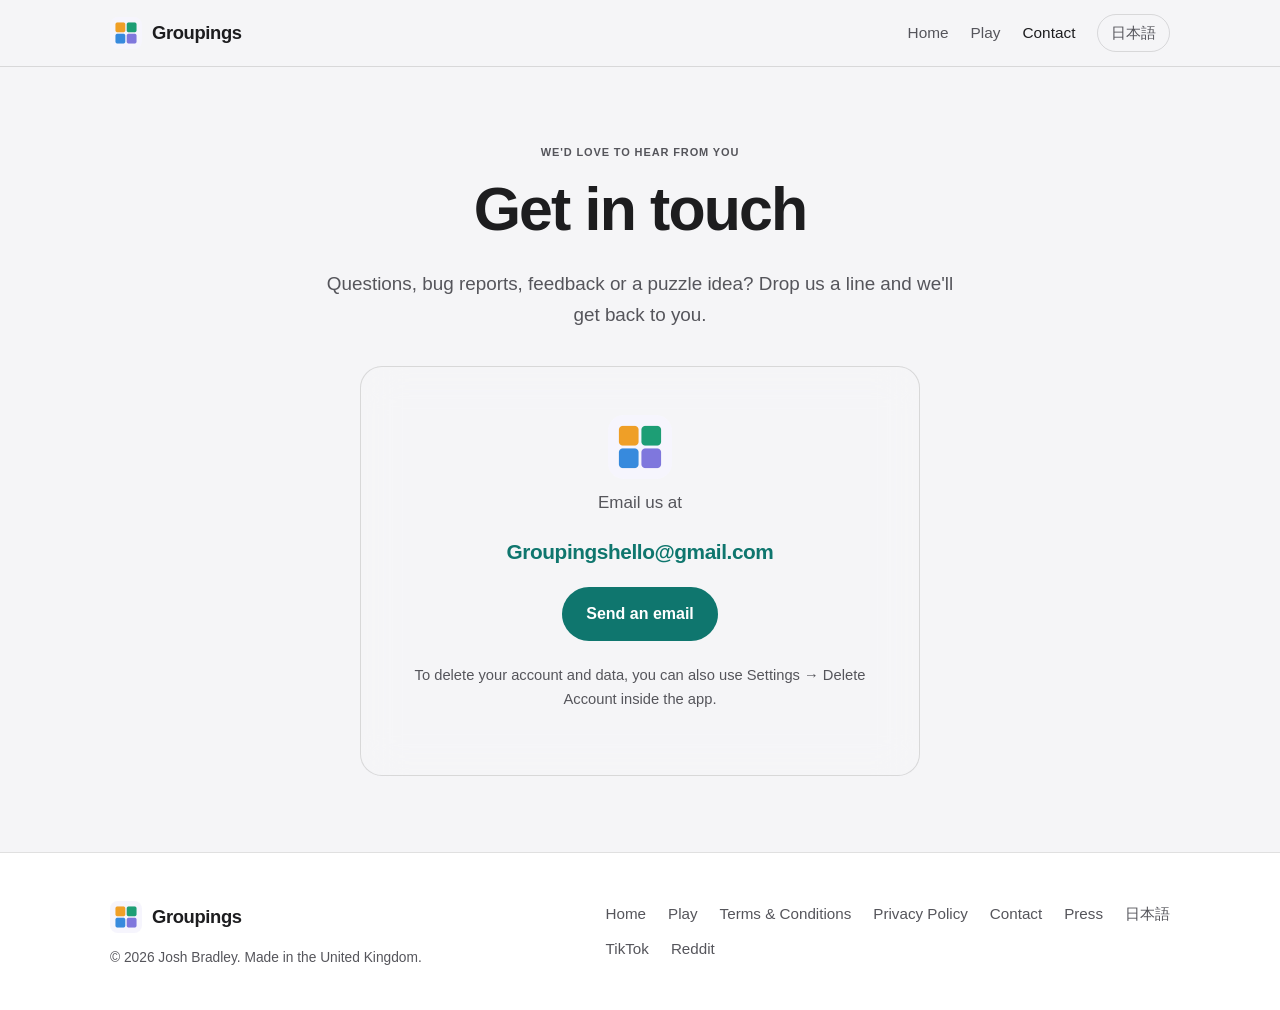
<file: contact.html>
<!doctype html>
<html lang="en">
<head>
  <meta charset="utf-8">
  <meta name="viewport" content="width=device-width, initial-scale=1">
  <title>Contact | Groupings</title>
  <meta name="description" content="Get in touch about the Groupings app.">
  <link rel="canonical" href="https://groupingspuzzle.app/contact.html">
  <link rel="alternate" hreflang="en" href="https://groupingspuzzle.app/contact.html">
  <link rel="alternate" hreflang="ja" href="https://groupingspuzzle.app/ja/contact.html">
  <meta name="apple-itunes-app" content="app-id=6804228009">
  <meta property="og:site_name" content="Groupings">
  <meta property="og:type" content="website">
  <meta property="og:locale" content="en_GB">
  <meta property="og:title" content="Contact | Groupings">
  <meta property="og:description" content="Get in touch about the Groupings app.">
  <meta property="og:url" content="https://groupingspuzzle.app/contact.html">
  <meta property="og:image" content="https://groupingspuzzle.app/assets/img/social-card-en.png">
  <meta property="og:image:width" content="1200">
  <meta property="og:image:height" content="630">
  <meta property="og:image:alt" content="Groupings, one honest puzzle a day">
  <meta name="twitter:card" content="summary_large_image">
  <meta name="twitter:title" content="Contact | Groupings">
  <meta name="twitter:description" content="Get in touch about the Groupings app.">
  <meta name="twitter:image" content="https://groupingspuzzle.app/assets/img/social-card-en.png">
  <link rel="icon" href="/favicon.ico" sizes="any">
  <link rel="icon" type="image/png" sizes="32x32" href="/assets/img/favicon-32.png">
  <link rel="icon" type="image/png" sizes="192x192" href="/assets/img/favicon-192.png">
  <link rel="apple-touch-icon" href="/apple-touch-icon.png">
  <link rel="stylesheet" href="assets/css/style.css?v=20261105a">
</head>
<body>
  <header class="nav">
    <div class="wrap">
      <a class="brand" href="index.html"><img src="assets/img/app-icon.png" alt="Groupings icon"> Groupings</a>
      <button class="nav-toggle" aria-label="Menu" aria-expanded="false">
        <svg viewBox="0 0 24 24" fill="none" stroke="currentColor" stroke-width="2"><path d="M3 6h18M3 12h18M3 18h18" stroke-linecap="round"/></svg>
      </button>
      <nav class="nav-links">
        <a href="index.html">Home</a>
        <a href="play.html">Play</a>
        <a href="contact.html" class="active">Contact</a>
        <a class="lang-toggle" href="ja/contact.html" lang="ja">日本語</a>
      </nav>
    </div>
  </header>

  <section class="section">
    <div class="wrap center">
      <p class="eyebrow">We'd love to hear from you</p>
      <h1>Get in touch</h1>
      <p class="lead">Questions, bug reports, feedback or a puzzle idea? Drop us a line and we'll get back to you.</p>
      <div class="contact-card" style="margin-top:36px;">
        <img src="assets/img/app-icon.png" alt="Groupings icon" style="width:64px;height:64px;border-radius:16px;margin:0 auto 10px;">
        <p style="margin-bottom:6px;">Email us at</p>
        <p class="contact-email"><a href="mailto:Groupingshello@gmail.com">Groupingshello@gmail.com</a></p>
        <a class="btn" href="mailto:Groupingshello@gmail.com">Send an email</a>
        <p style="margin-top:22px; font-size:.92rem;">To delete your account and data, you can also use Settings → Delete Account inside the app.</p>
      </div>
    </div>
  </section>

  <footer class="footer">
    <div class="wrap">
      <div>
        <a class="brand" href="index.html"><img src="assets/img/app-icon.png" alt=""> Groupings</a>
        <small>© 2026 Josh Bradley. Made in the United Kingdom.</small>
      </div>
      <div class="footer-nav">
        <div class="footer-links">
          <a href="index.html">Home</a>
          <a href="play.html">Play</a>
          <a href="terms.html">Terms &amp; Conditions</a>
          <a href="privacy.html">Privacy Policy</a>
          <a href="contact.html">Contact</a>
          <a href="press.html">Press</a>
          <a href="ja/index.html" lang="ja">日本語</a>
        </div>
        <div class="footer-links">
          <a href="https://www.tiktok.com/@groupings.4.word" target="_blank" rel="noopener me">TikTok</a>
          <a href="https://www.reddit.com/r/GroupingsPuzzle/" target="_blank" rel="noopener me">Reddit</a>
        </div>
      </div>
    </div>
  </footer>
  <script src="assets/js/main.js?v=20261031j"></script>
  <script data-name="BMC-Widget" data-cfasync="false" src="https://cdnjs.buymeacoffee.com/1.0.0/widget.prod.min.js" data-id="JoshBradley" data-description="Support me on Buy me a coffee!" data-message="" data-color="#BD5FFF" data-position="Right" data-x_margin="18" data-y_margin="18"></script>
</body>
</html>
</file>
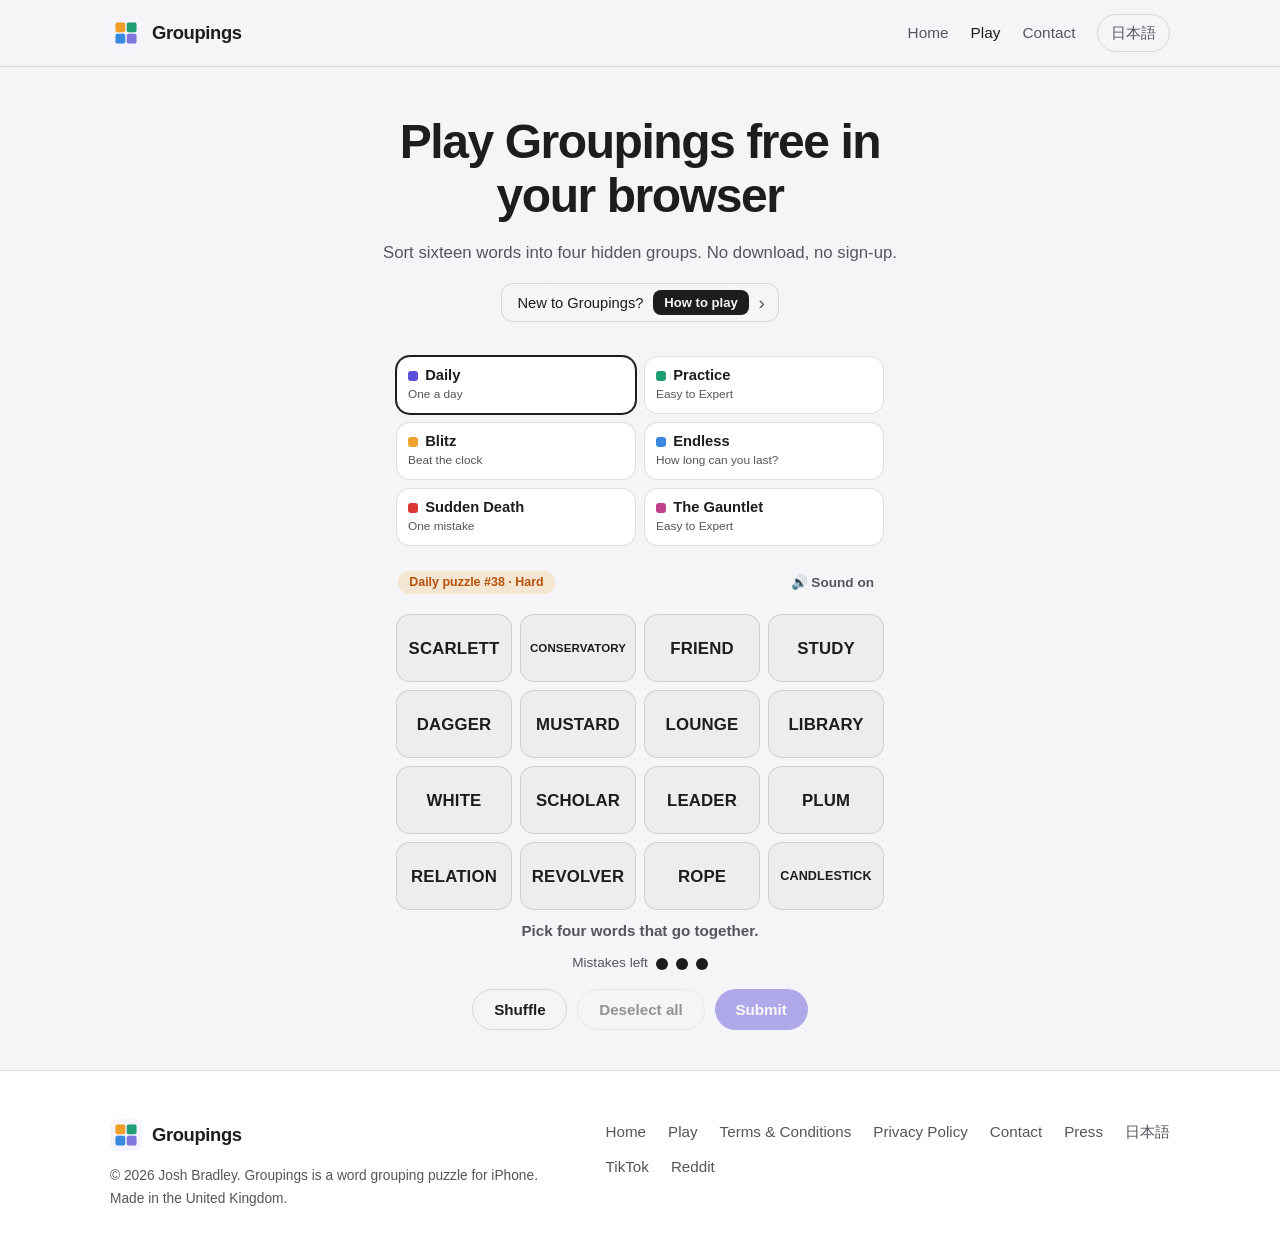
<file: play.html>
<!doctype html>
<html lang="en">
<head>
  <meta charset="utf-8">
  <meta name="viewport" content="width=device-width, initial-scale=1">
  <title>Play Groupings free in your browser | Groupings</title>
  <meta name="description" content="Play Groupings free in your browser, no download needed. Sort sixteen words into four hidden groups with today's puzzle and endless practice from Easy to Expert. Get the full game on the App Store.">
  <link rel="canonical" href="https://groupingspuzzle.app/play.html">
  <link rel="alternate" hreflang="en" href="https://groupingspuzzle.app/play.html">
  <link rel="alternate" hreflang="ja" href="https://groupingspuzzle.app/ja/play.html">
  <meta property="og:site_name" content="Groupings">
  <meta property="og:type" content="website">
  <meta property="og:locale" content="en_GB">
  <meta property="og:title" content="Play Groupings free in your browser | Groupings">
  <meta property="og:description" content="Play Groupings free in your browser, no download needed. Sort sixteen words into four hidden groups with today's puzzle and endless practice from Easy to Expert. Get the full game on the App Store.">
  <meta property="og:url" content="https://groupingspuzzle.app/play.html">
  <meta property="og:image" content="https://groupingspuzzle.app/assets/img/social-card-en.png">
  <meta name="twitter:card" content="summary_large_image">
  <link rel="icon" href="/favicon.ico" sizes="any">
  <link rel="icon" type="image/png" sizes="32x32" href="/assets/img/favicon-32.png">
  <link rel="apple-touch-icon" href="/apple-touch-icon.png">
  <link rel="stylesheet" href="assets/css/style.css?v=20261105a">
  <link rel="stylesheet" href="assets/css/play.css?v=20261104a">
</head>
<body>
  <header class="nav">
    <div class="wrap">
      <a class="brand" href="index.html"><img src="assets/img/app-icon.png" alt="Groupings icon"> Groupings</a>
      <button class="nav-toggle" aria-label="Menu" aria-expanded="false">
        <svg viewBox="0 0 24 24" fill="none" stroke="currentColor" stroke-width="2"><path d="M3 6h18M3 12h18M3 18h18" stroke-linecap="round"/></svg>
      </button>
      <nav class="nav-links">
        <a href="index.html">Home</a>
        <a href="play.html" class="active">Play</a>
        <a href="contact.html">Contact</a>
        <a class="lang-toggle" href="ja/play.html" lang="ja">日本語</a>
      </nav>
    </div>
  </header>

  <section class="play-hero">
    <div class="wrap">
      <h1>Play Groupings free in your browser</h1>
      <p class="lead">Sort sixteen words into four hidden groups. No download, no sign-up.</p>
      <button class="howto" type="button" id="howto-open" aria-haspopup="dialog"><span class="howto-text">New to Groupings?</span><span class="howto-pill">How to play</span><span class="howto-chev" aria-hidden="true">›</span></button>
    </div>
  </section>

  <main>
    <div class="game" id="game"><div class="noscript">This puzzle needs JavaScript. Or get the app below.</div></div>
  </main>

  <dialog class="whatsnew-sheet" id="howto" aria-labelledby="howto-title">
    <div class="whatsnew-head">
      <div>
        <h2 id="howto-title">How to play</h2>
        <p>Sort sixteen words into four hidden groups.</p>
      </div>
      <button class="whatsnew-close" type="button" aria-label="Close">✕</button>
    </div>
    <div class="whatsnew-body">
      <h3>The basics</h3>
      <ul>
        <li><strong>Pick four words</strong> that share something in common.</li>
        <li><strong>Press Submit.</strong> A correct group lights up in its colour.</li>
        <li><strong>Three mistakes</strong> and the puzzle is over. "One away..." means three of your four are right.</li>
        <li>The colours run from yellow (easiest) through green and blue to purple (trickiest).</li>
      </ul>
      <h3>The modes</h3>
      <ul>
        <li><strong>Daily.</strong> One new puzzle a day, the same for everyone.</li>
        <li><strong>Practice.</strong> Pick Easy, Medium, Hard or Expert and get a fresh puzzle every time.</li>
        <li><strong>Blitz.</strong> You have 45 seconds. Each group adds 5 seconds and each wrong guess costs 4.</li>
        <li><strong>Endless.</strong> Puzzle after puzzle, with 3 mistakes for the whole run.</li>
        <li><strong>Sudden Death.</strong> One mistake and your run is over.</li>
        <li><strong>The Gauntlet.</strong> Start on Easy and climb to Medium, Hard and Expert, with 3 mistakes for the whole run.</li>
      </ul>
      <h3>Your score</h3>
      <ul>
        <li>In Blitz, Endless, Sudden Death and The Gauntlet your score is the number of groups you clear. Your best is saved in this browser.</li>
      </ul>
    </div>
    <div class="howto-foot"><button class="btn howto-done" type="button">Close</button></div>
  </dialog>

  <canvas id="confetti" aria-hidden="true"></canvas>

  <footer class="footer">
    <div class="wrap">
      <div>
        <a class="brand" href="index.html"><img src="assets/img/app-icon.png" alt=""> Groupings</a>
        <small>© 2026 Josh Bradley. Groupings is a word grouping puzzle for iPhone.<br>Made in the United Kingdom.</small>
      </div>
      <div class="footer-nav">
        <div class="footer-links">
          <a href="index.html">Home</a>
          <a href="play.html">Play</a>
          <a href="terms.html">Terms &amp; Conditions</a>
          <a href="privacy.html">Privacy Policy</a>
          <a href="contact.html">Contact</a>
          <a href="press.html">Press</a>
          <a href="ja/index.html" lang="ja">日本語</a>
        </div>
        <div class="footer-links">
          <a href="https://www.tiktok.com/@groupings.4.word" target="_blank" rel="noopener me">TikTok</a>
          <a href="https://www.reddit.com/r/GroupingsPuzzle/" target="_blank" rel="noopener me">Reddit</a>
        </div>
      </div>
    </div>
  </footer>

  <script src="assets/js/main.js?v=20261031j"></script>
  <script src="assets/js/play-data.js?v=20261104a"></script>
  <script src="assets/js/play.js?v=20261104a"></script>
  <script data-name="BMC-Widget" data-cfasync="false" src="https://cdnjs.buymeacoffee.com/1.0.0/widget.prod.min.js" data-id="JoshBradley" data-description="Support me on Buy me a coffee!" data-message="" data-color="#BD5FFF" data-position="Right" data-x_margin="18" data-y_margin="18"></script>
</body>
</html>
</file>
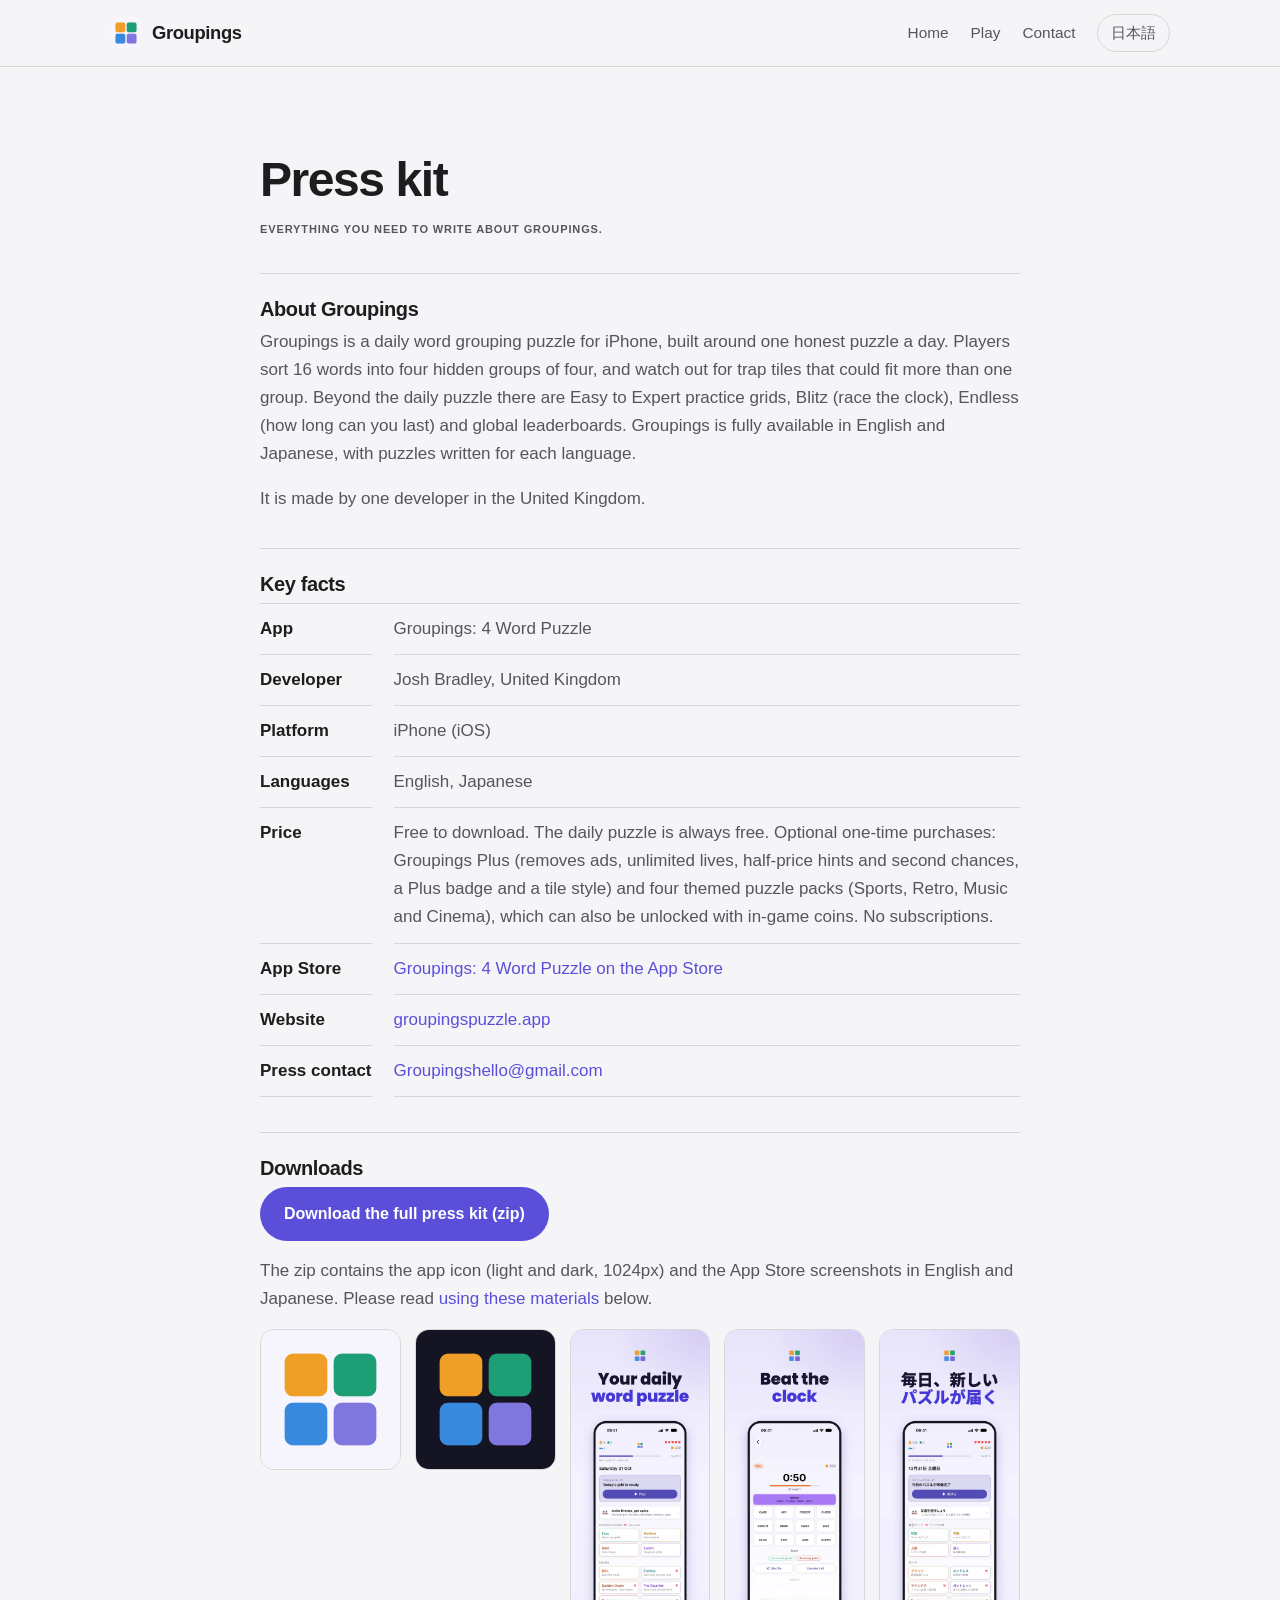
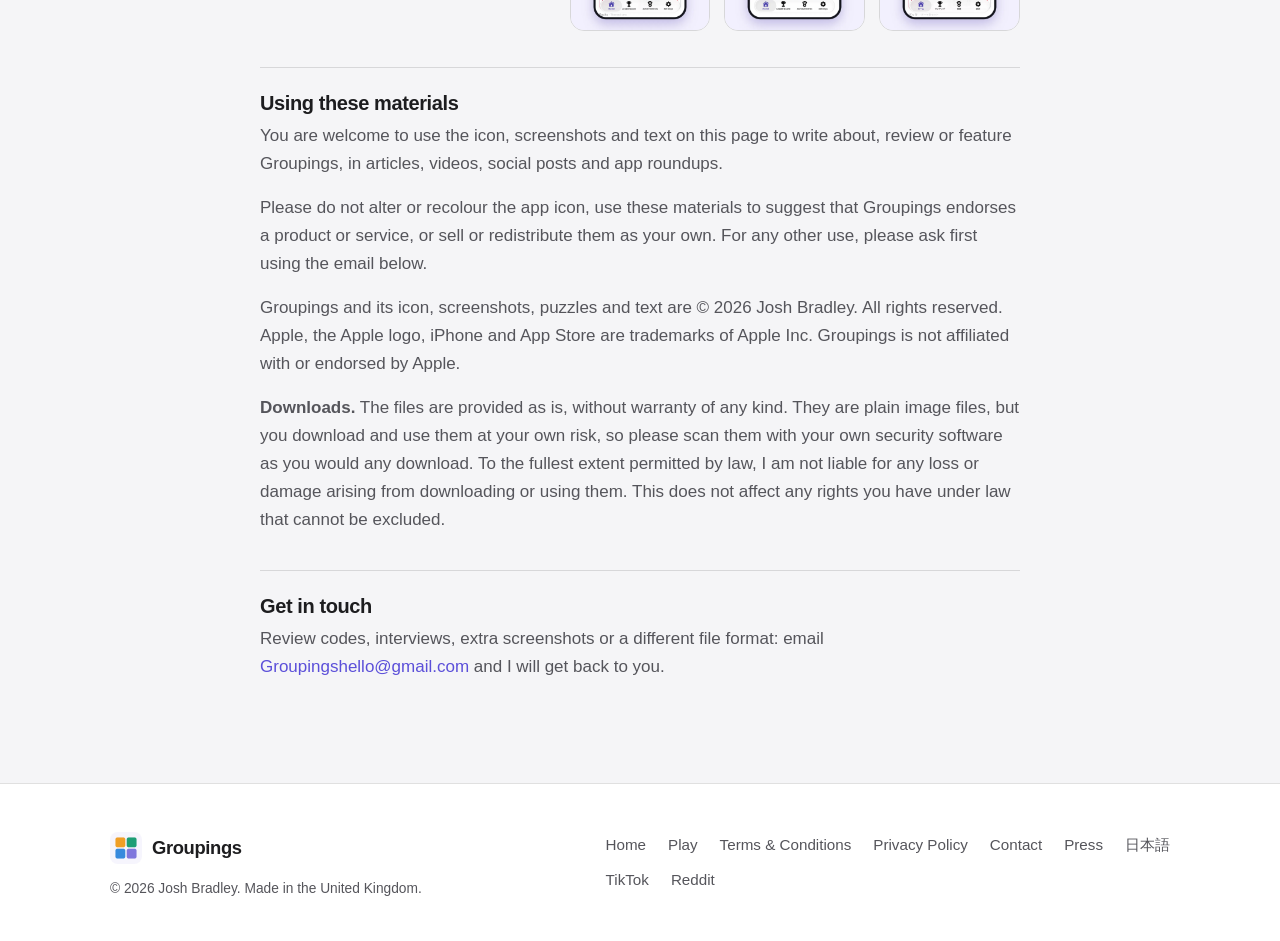
<file: press.html>
<!doctype html>
<html lang="en">
<head>
  <meta charset="utf-8">
  <meta name="viewport" content="width=device-width, initial-scale=1">
  <title>Press Kit | Groupings</title>
  <meta name="description" content="Press kit for Groupings: a short description, key facts, app icon and screenshots for journalists, bloggers and reviewers.">
  <link rel="canonical" href="https://groupingspuzzle.app/press.html">
  <meta name="apple-itunes-app" content="app-id=6804228009">
  <meta property="og:site_name" content="Groupings">
  <meta property="og:type" content="website">
  <meta property="og:locale" content="en_GB">
  <meta property="og:title" content="Press Kit | Groupings">
  <meta property="og:description" content="Press kit for Groupings: a short description, key facts, app icon and screenshots for journalists, bloggers and reviewers.">
  <meta property="og:url" content="https://groupingspuzzle.app/press.html">
  <meta property="og:image" content="https://groupingspuzzle.app/assets/img/social-card-en.png">
  <meta property="og:image:width" content="1200">
  <meta property="og:image:height" content="630">
  <meta property="og:image:alt" content="Groupings, one honest puzzle a day">
  <meta name="twitter:card" content="summary_large_image">
  <meta name="twitter:title" content="Press Kit | Groupings">
  <meta name="twitter:description" content="Press kit for Groupings: a short description, key facts, app icon and screenshots for journalists, bloggers and reviewers.">
  <meta name="twitter:image" content="https://groupingspuzzle.app/assets/img/social-card-en.png">
  <link rel="icon" href="/favicon.ico" sizes="any">
  <link rel="icon" type="image/png" sizes="32x32" href="/assets/img/favicon-32.png">
  <link rel="icon" type="image/png" sizes="192x192" href="/assets/img/favicon-192.png">
  <link rel="apple-touch-icon" href="/apple-touch-icon.png">
  <link rel="stylesheet" href="assets/css/style.css?v=20261105a">
</head>
<body>
  <header class="nav">
    <div class="wrap">
      <a class="brand" href="index.html"><img src="assets/img/app-icon.png" alt="Groupings icon"> Groupings</a>
      <button class="nav-toggle" aria-label="Menu" aria-expanded="false">
        <svg viewBox="0 0 24 24" fill="none" stroke="currentColor" stroke-width="2"><path d="M3 6h18M3 12h18M3 18h18" stroke-linecap="round"/></svg>
      </button>
      <nav class="nav-links">
        <a href="index.html">Home</a>
        <a href="play.html">Play</a>
        <a href="contact.html">Contact</a>
        <a class="lang-toggle" href="ja/index.html" lang="ja">日本語</a>
      </nav>
    </div>
  </header>

  <article class="legal">
    <h1>Press kit</h1>
    <p class="updated">Everything you need to write about Groupings.</p>

    <h2>About Groupings</h2>
    <p>Groupings is a daily word grouping puzzle for iPhone, built around one honest puzzle a day. Players sort 16 words into four hidden groups of four, and watch out for trap tiles that could fit more than one group. Beyond the daily puzzle there are Easy to Expert practice grids, Blitz (race the clock), Endless (how long can you last) and global leaderboards. Groupings is fully available in English and Japanese, with puzzles written for each language.</p>
    <p>It is made by one developer in the United Kingdom.</p>

    <h2>Key facts</h2>
    <dl class="facts">
      <dt>App</dt><dd>Groupings: 4 Word Puzzle</dd>
      <dt>Developer</dt><dd>Josh Bradley, United Kingdom</dd>
      <dt>Platform</dt><dd>iPhone (iOS)</dd>
      <dt>Languages</dt><dd>English, Japanese</dd>
      <dt>Price</dt><dd>Free to download. The daily puzzle is always free. Optional one-time purchases: Groupings Plus (removes ads, unlimited lives, half-price hints and second chances, a Plus badge and a tile style) and four themed puzzle packs (Sports, Retro, Music and Cinema), which can also be unlocked with in-game coins. No subscriptions.</dd>
      <dt>App Store</dt><dd><a href="https://apps.apple.com/us/app/groupings-4-word-puzzle/id6804228009">Groupings: 4 Word Puzzle on the App Store</a></dd>
      <dt>Website</dt><dd><a href="https://groupingspuzzle.app">groupingspuzzle.app</a></dd>
      <dt>Press contact</dt><dd><a href="mailto:Groupingshello@gmail.com">Groupingshello@gmail.com</a></dd>
    </dl>

    <h2>Downloads</h2>
    <p><a class="btn" href="assets/press/groupings-press-kit.zip" download>Download the full press kit (zip)</a></p>
    <p>The zip contains the app icon (light and dark, 1024px) and the App Store screenshots in English and Japanese. Please read <a href="#usage">using these materials</a> below.</p>

    <div class="press-assets">
      <a href="assets/press/groupings-icon-1024.png" download><img src="assets/press/groupings-icon-1024.png" alt="Groupings app icon, light" loading="lazy"></a>
      <a href="assets/press/groupings-icon-dark-1024.png" download><img src="assets/press/groupings-icon-dark-1024.png" alt="Groupings app icon, dark" loading="lazy"></a>
      <a href="assets/img/screens-uk/groupings-01-home.webp" download><img src="assets/img/screens-uk/groupings-01-home.webp" alt="Home screen" loading="lazy"></a>
      <a href="assets/img/screens-uk/groupings-04-blitz.webp" download><img src="assets/img/screens-uk/groupings-04-blitz.webp" alt="Blitz mode" loading="lazy"></a>
      <a href="assets/img/screens-ja/groupings-ja-01-home.webp" download><img src="assets/img/screens-ja/groupings-ja-01-home.webp" alt="Japanese home screen" loading="lazy"></a>
    </div>

    <h2 id="usage">Using these materials</h2>
    <p>You are welcome to use the icon, screenshots and text on this page to write about, review or feature Groupings, in articles, videos, social posts and app roundups.</p>
    <p>Please do not alter or recolour the app icon, use these materials to suggest that Groupings endorses a product or service, or sell or redistribute them as your own. For any other use, please ask first using the email below.</p>
    <p>Groupings and its icon, screenshots, puzzles and text are © 2026 Josh Bradley. All rights reserved. Apple, the Apple logo, iPhone and App Store are trademarks of Apple Inc. Groupings is not affiliated with or endorsed by Apple.</p>
    <p><strong>Downloads.</strong> The files are provided as is, without warranty of any kind. They are plain image files, but you download and use them at your own risk, so please scan them with your own security software as you would any download. To the fullest extent permitted by law, I am not liable for any loss or damage arising from downloading or using them. This does not affect any rights you have under law that cannot be excluded.</p>

    <h2>Get in touch</h2>
    <p>Review codes, interviews, extra screenshots or a different file format: email <a href="mailto:Groupingshello@gmail.com">Groupingshello@gmail.com</a> and I will get back to you.</p>
  </article>

  <footer class="footer">
    <div class="wrap">
      <div>
        <a class="brand" href="index.html"><img src="assets/img/app-icon.png" alt=""> Groupings</a>
        <small>© 2026 Josh Bradley. Made in the United Kingdom.</small>
      </div>
      <div class="footer-nav">
        <div class="footer-links">
          <a href="index.html">Home</a>
          <a href="play.html">Play</a>
          <a href="terms.html">Terms &amp; Conditions</a>
          <a href="privacy.html">Privacy Policy</a>
          <a href="contact.html">Contact</a>
          <a href="press.html">Press</a>
          <a href="ja/index.html" lang="ja">日本語</a>
        </div>
        <div class="footer-links">
          <a href="https://www.tiktok.com/@groupings.4.word" target="_blank" rel="noopener me">TikTok</a>
          <a href="https://www.reddit.com/r/GroupingsPuzzle/" target="_blank" rel="noopener me">Reddit</a>
        </div>
      </div>
    </div>
  </footer>
  <script src="assets/js/main.js?v=20261031j"></script>
  <script data-name="BMC-Widget" data-cfasync="false" src="https://cdnjs.buymeacoffee.com/1.0.0/widget.prod.min.js" data-id="JoshBradley" data-description="Support me on Buy me a coffee!" data-message="" data-color="#BD5FFF" data-position="Right" data-x_margin="18" data-y_margin="18"></script>
</body>
</html>
</file>
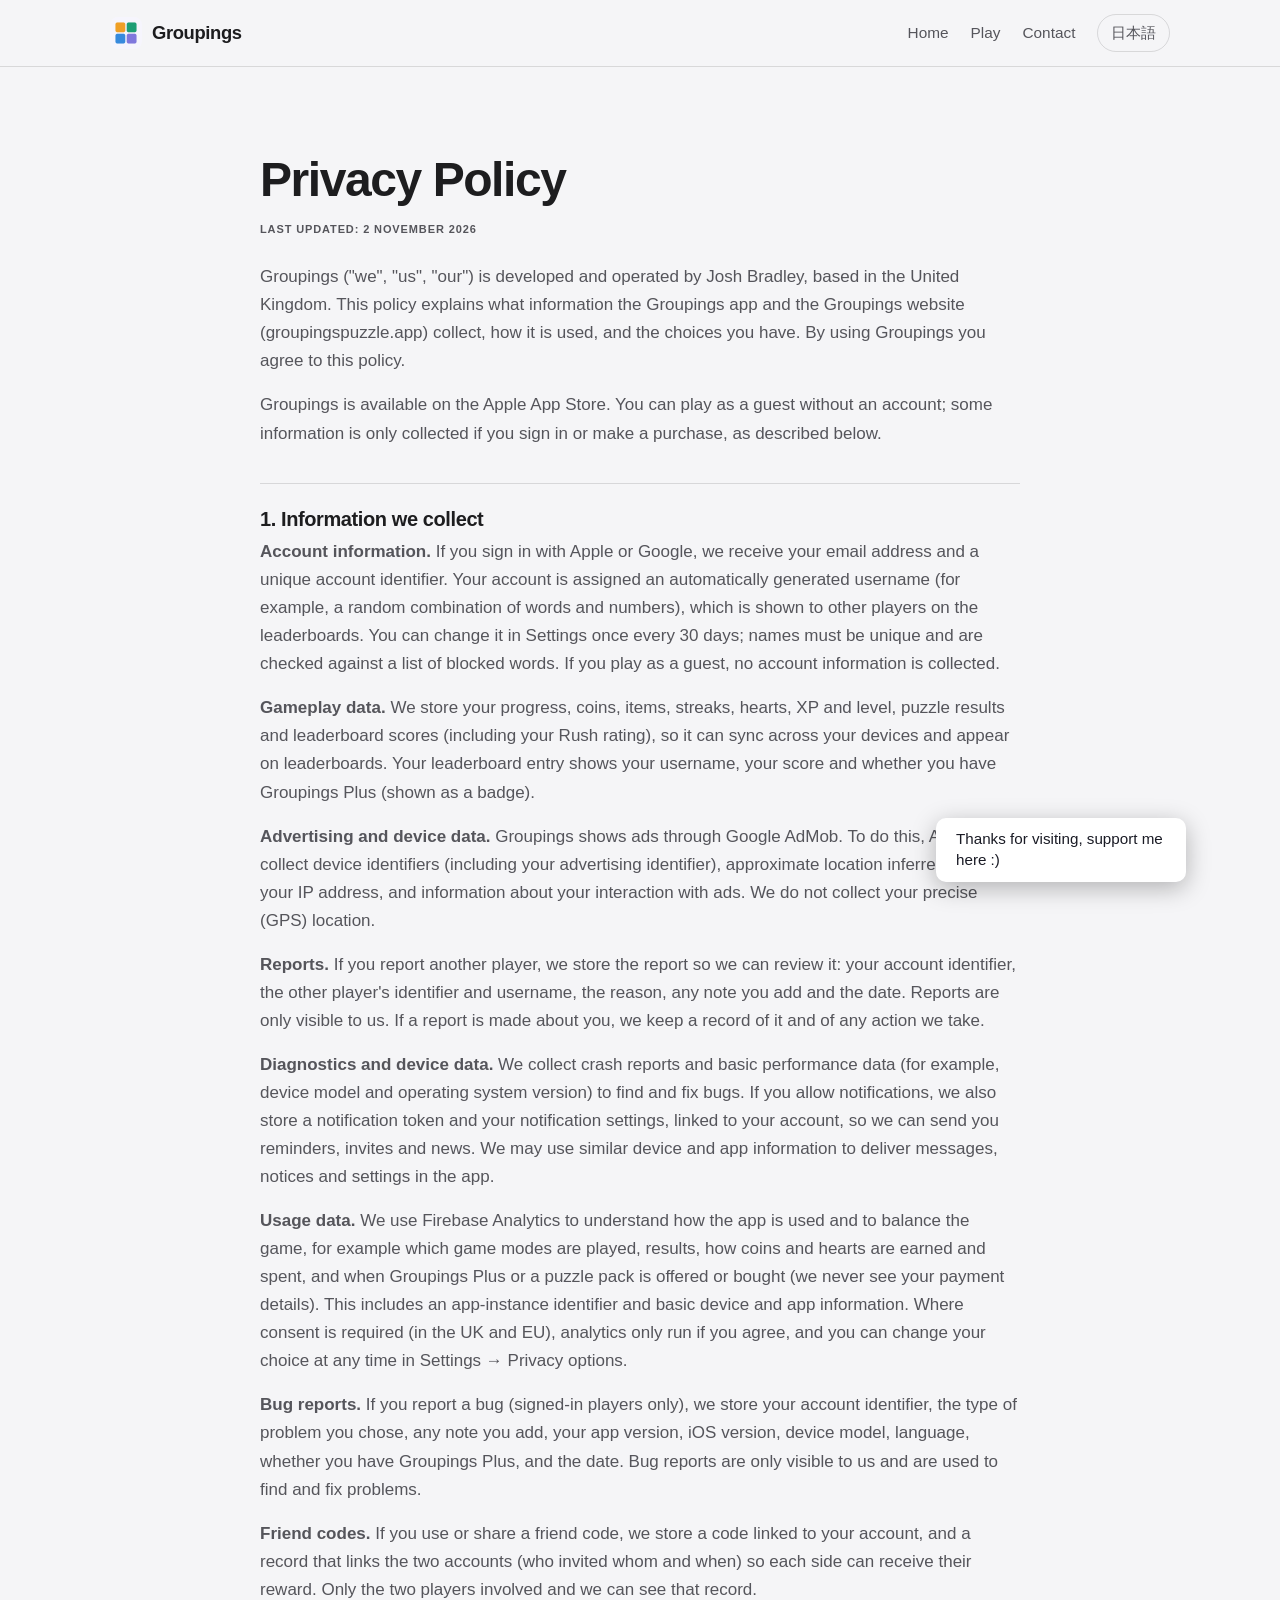
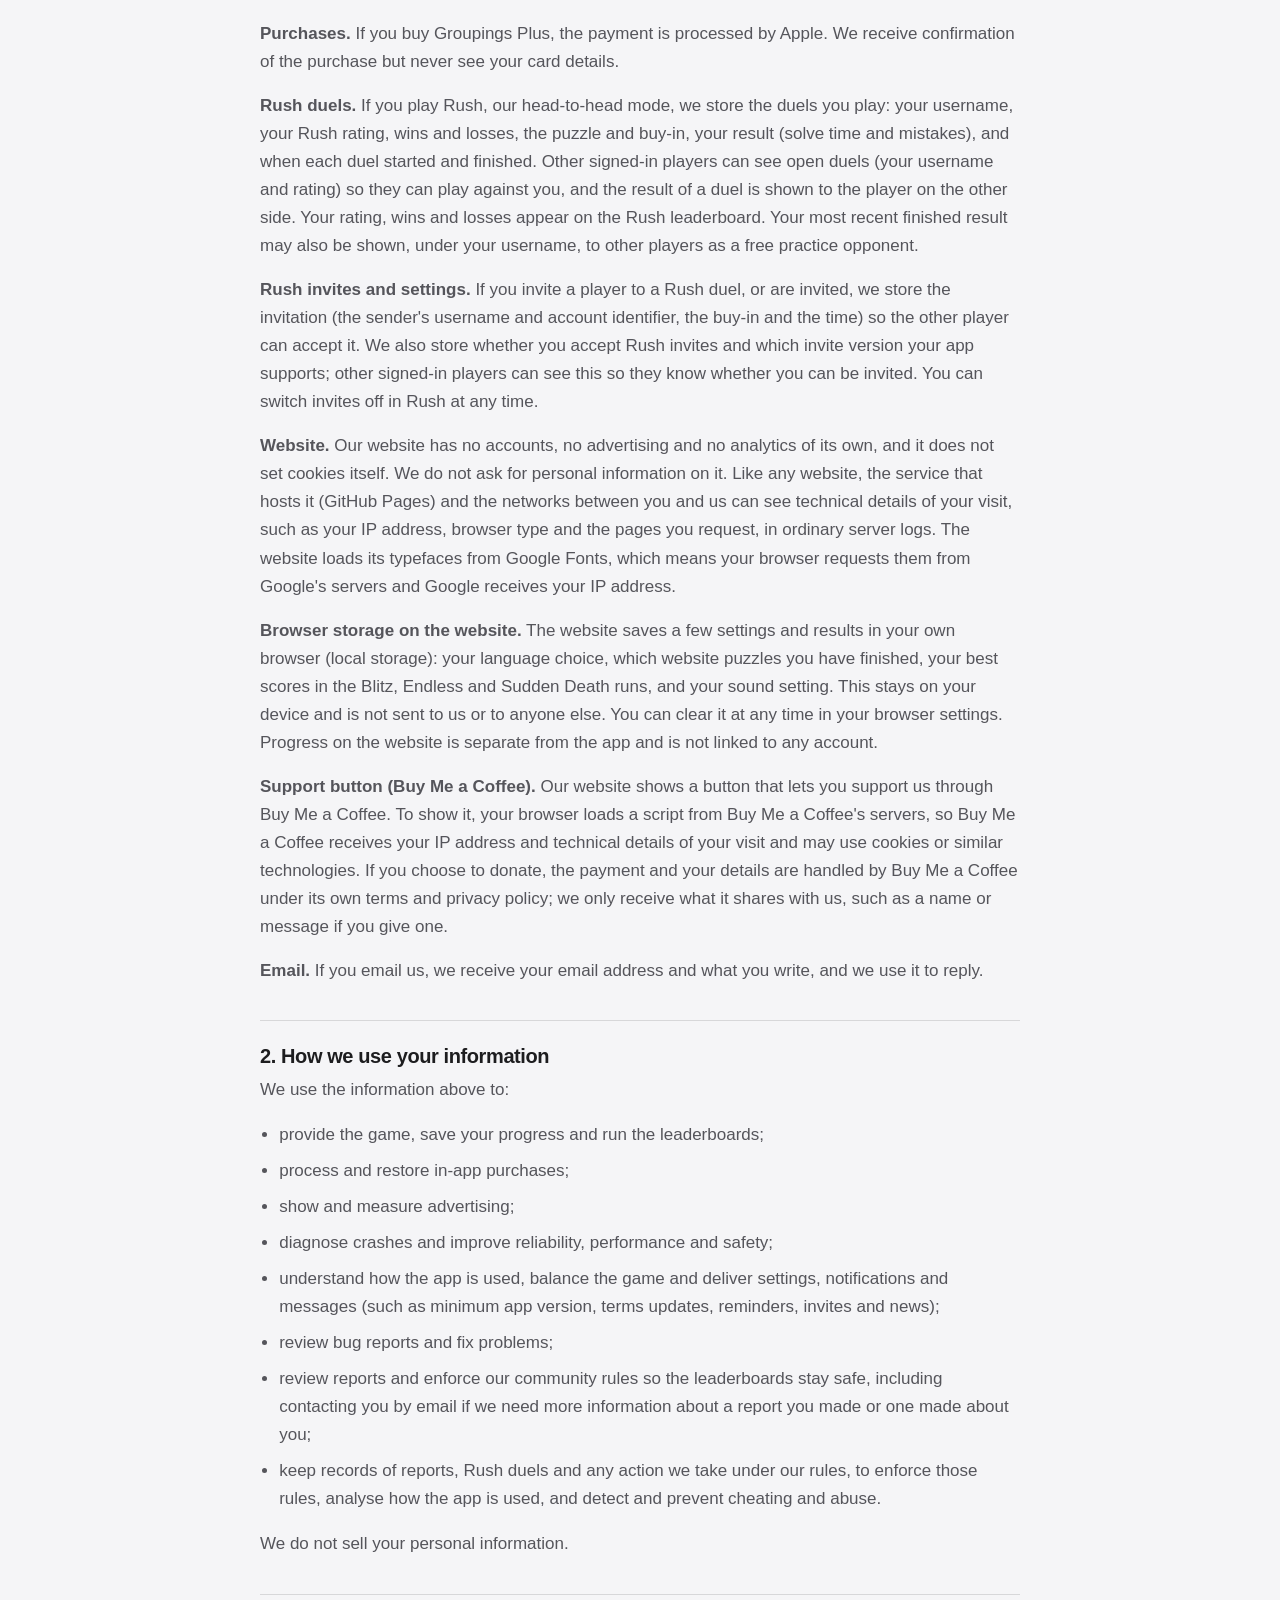
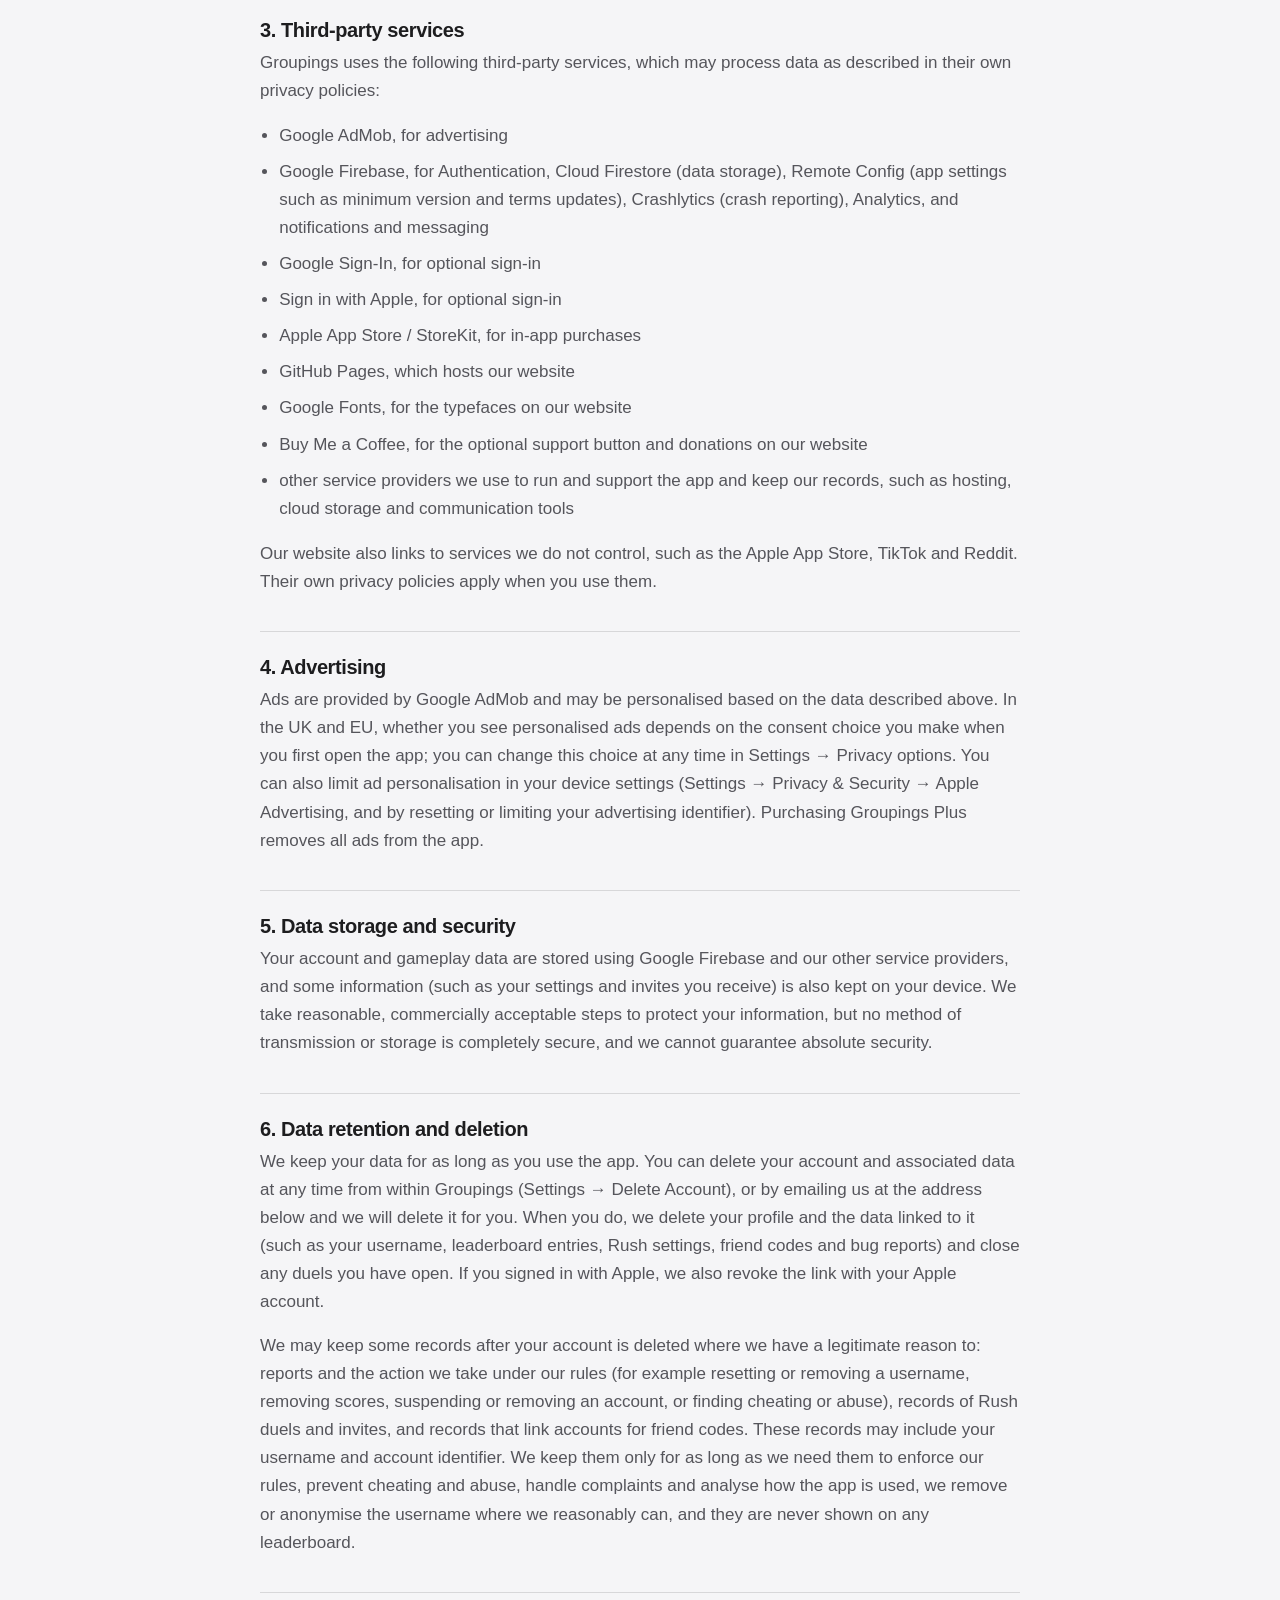
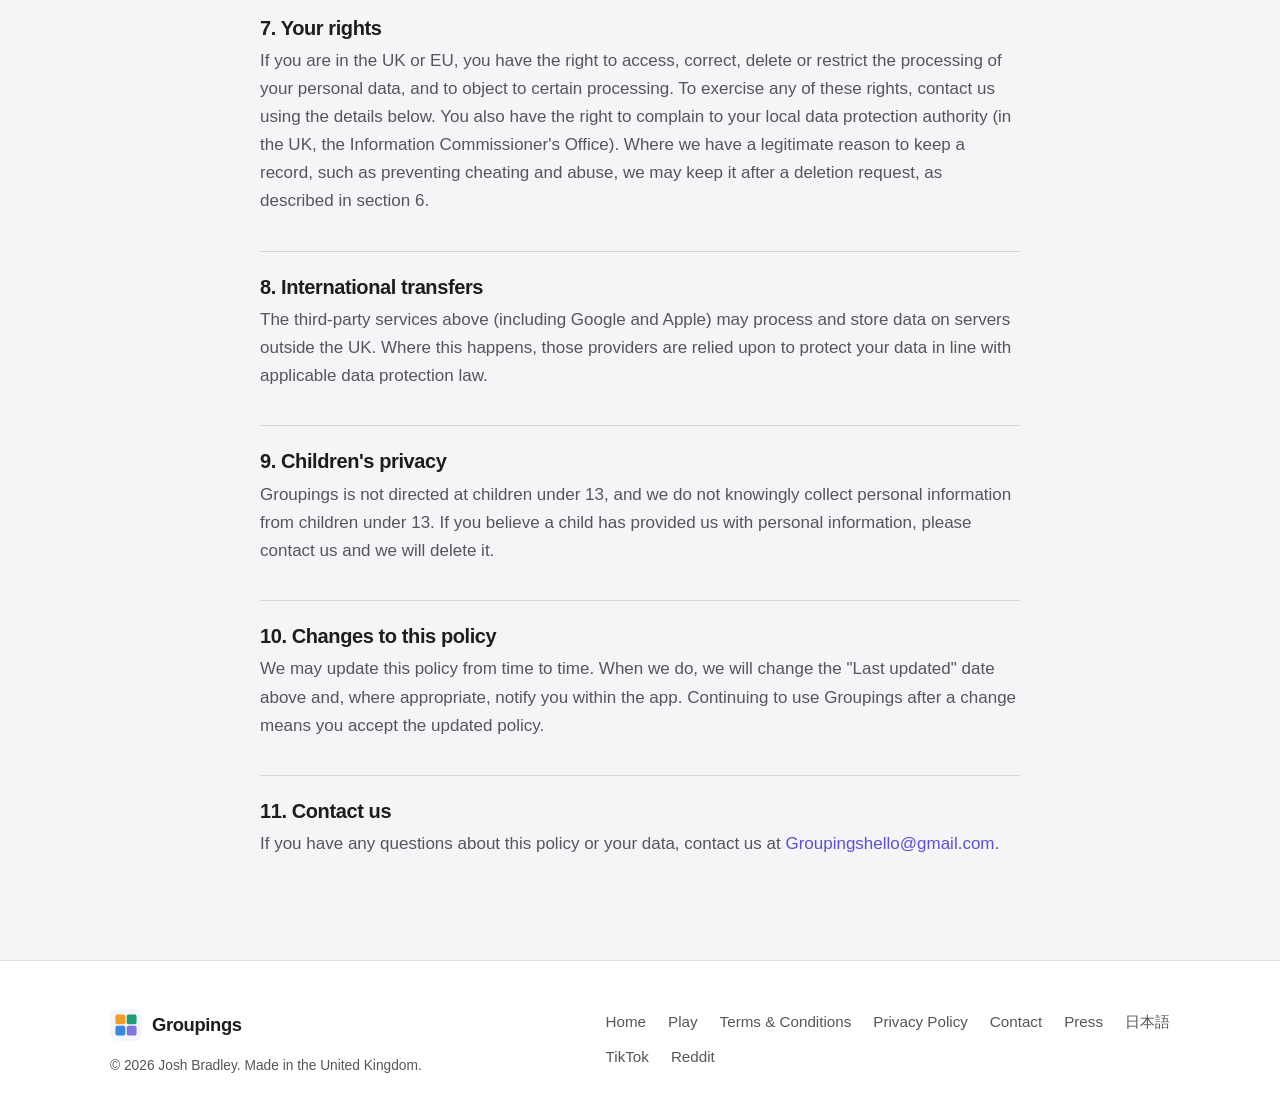
<file: privacy.html>
<!doctype html>
<html lang="en">
<head>
  <meta charset="utf-8">
  <meta name="viewport" content="width=device-width, initial-scale=1">
  <title>Privacy Policy | Groupings</title>
  <meta name="description" content="Privacy Policy for the Groupings app.">
  <link rel="canonical" href="https://groupingspuzzle.app/privacy.html">
  <link rel="alternate" hreflang="en" href="https://groupingspuzzle.app/privacy.html">
  <link rel="alternate" hreflang="ja" href="https://groupingspuzzle.app/ja/privacy.html">
  <meta name="apple-itunes-app" content="app-id=6804228009">
  <meta property="og:site_name" content="Groupings">
  <meta property="og:type" content="website">
  <meta property="og:locale" content="en_GB">
  <meta property="og:title" content="Privacy Policy | Groupings">
  <meta property="og:description" content="Privacy Policy for the Groupings app.">
  <meta property="og:url" content="https://groupingspuzzle.app/privacy.html">
  <meta property="og:image" content="https://groupingspuzzle.app/assets/img/social-card-en.png">
  <meta property="og:image:width" content="1200">
  <meta property="og:image:height" content="630">
  <meta property="og:image:alt" content="Groupings, one honest puzzle a day">
  <meta name="twitter:card" content="summary_large_image">
  <meta name="twitter:title" content="Privacy Policy | Groupings">
  <meta name="twitter:description" content="Privacy Policy for the Groupings app.">
  <meta name="twitter:image" content="https://groupingspuzzle.app/assets/img/social-card-en.png">
  <link rel="icon" href="/favicon.ico" sizes="any">
  <link rel="icon" type="image/png" sizes="32x32" href="/assets/img/favicon-32.png">
  <link rel="icon" type="image/png" sizes="192x192" href="/assets/img/favicon-192.png">
  <link rel="apple-touch-icon" href="/apple-touch-icon.png">
  <link rel="stylesheet" href="assets/css/style.css?v=20261105a">
</head>
<body>
  <header class="nav">
    <div class="wrap">
      <a class="brand" href="index.html"><img src="assets/img/app-icon.png" alt="Groupings icon"> Groupings</a>
      <button class="nav-toggle" aria-label="Menu" aria-expanded="false">
        <svg viewBox="0 0 24 24" fill="none" stroke="currentColor" stroke-width="2"><path d="M3 6h18M3 12h18M3 18h18" stroke-linecap="round"/></svg>
      </button>
      <nav class="nav-links">
        <a href="index.html">Home</a>
        <a href="play.html">Play</a>
        <a href="contact.html">Contact</a>
        <a class="lang-toggle" href="ja/privacy.html" lang="ja">日本語</a>
      </nav>
    </div>
  </header>

  <article class="legal">
    <h1>Privacy Policy</h1>
    <p class="updated">Last updated: 2 November 2026</p>

    <p>Groupings ("we", "us", "our") is developed and operated by Josh Bradley, based in the United Kingdom. This policy explains what information the Groupings app and the Groupings website (groupingspuzzle.app) collect, how it is used, and the choices you have. By using Groupings you agree to this policy.</p>
    <p>Groupings is available on the Apple App Store. You can play as a guest without an account; some information is only collected if you sign in or make a purchase, as described below.</p>

    <h2>1. Information we collect</h2>
    <p><strong>Account information.</strong> If you sign in with Apple or Google, we receive your email address and a unique account identifier. Your account is assigned an automatically generated username (for example, a random combination of words and numbers), which is shown to other players on the leaderboards. You can change it in Settings once every 30 days; names must be unique and are checked against a list of blocked words. If you play as a guest, no account information is collected.</p>
    <p><strong>Gameplay data.</strong> We store your progress, coins, items, streaks, hearts, XP and level, puzzle results and leaderboard scores (including your Rush rating), so it can sync across your devices and appear on leaderboards. Your leaderboard entry shows your username, your score and whether you have Groupings Plus (shown as a badge).</p>
    <p><strong>Advertising and device data.</strong> Groupings shows ads through Google AdMob. To do this, AdMob may collect device identifiers (including your advertising identifier), approximate location inferred from your IP address, and information about your interaction with ads. We do not collect your precise (GPS) location.</p>
    <p><strong>Reports.</strong> If you report another player, we store the report so we can review it: your account identifier, the other player's identifier and username, the reason, any note you add and the date. Reports are only visible to us. If a report is made about you, we keep a record of it and of any action we take.</p>
    <p><strong>Diagnostics and device data.</strong> We collect crash reports and basic performance data (for example, device model and operating system version) to find and fix bugs. If you allow notifications, we also store a notification token and your notification settings, linked to your account, so we can send you reminders, invites and news. We may use similar device and app information to deliver messages, notices and settings in the app.</p>
    <p><strong>Usage data.</strong> We use Firebase Analytics to understand how the app is used and to balance the game, for example which game modes are played, results, how coins and hearts are earned and spent, and when Groupings Plus or a puzzle pack is offered or bought (we never see your payment details). This includes an app-instance identifier and basic device and app information. Where consent is required (in the UK and EU), analytics only run if you agree, and you can change your choice at any time in Settings → Privacy options.</p>
    <p><strong>Bug reports.</strong> If you report a bug (signed-in players only), we store your account identifier, the type of problem you chose, any note you add, your app version, iOS version, device model, language, whether you have Groupings Plus, and the date. Bug reports are only visible to us and are used to find and fix problems.</p>
    <p><strong>Friend codes.</strong> If you use or share a friend code, we store a code linked to your account, and a record that links the two accounts (who invited whom and when) so each side can receive their reward. Only the two players involved and we can see that record.</p>
    <p><strong>Purchases.</strong> If you buy Groupings Plus, the payment is processed by Apple. We receive confirmation of the purchase but never see your card details.</p>
    <p><strong>Rush duels.</strong> If you play Rush, our head-to-head mode, we store the duels you play: your username, your Rush rating, wins and losses, the puzzle and buy-in, your result (solve time and mistakes), and when each duel started and finished. Other signed-in players can see open duels (your username and rating) so they can play against you, and the result of a duel is shown to the player on the other side. Your rating, wins and losses appear on the Rush leaderboard. Your most recent finished result may also be shown, under your username, to other players as a free practice opponent.</p>
    <p><strong>Rush invites and settings.</strong> If you invite a player to a Rush duel, or are invited, we store the invitation (the sender's username and account identifier, the buy-in and the time) so the other player can accept it. We also store whether you accept Rush invites and which invite version your app supports; other signed-in players can see this so they know whether you can be invited. You can switch invites off in Rush at any time.</p>
    <p><strong>Website.</strong> Our website has no accounts, no advertising and no analytics of its own, and it does not set cookies itself. We do not ask for personal information on it. Like any website, the service that hosts it (GitHub Pages) and the networks between you and us can see technical details of your visit, such as your IP address, browser type and the pages you request, in ordinary server logs. The website loads its typefaces from Google Fonts, which means your browser requests them from Google's servers and Google receives your IP address.</p>
    <p><strong>Browser storage on the website.</strong> The website saves a few settings and results in your own browser (local storage): your language choice, which website puzzles you have finished, your best scores in the Blitz, Endless and Sudden Death runs, and your sound setting. This stays on your device and is not sent to us or to anyone else. You can clear it at any time in your browser settings. Progress on the website is separate from the app and is not linked to any account.</p>
    <p><strong>Support button (Buy Me a Coffee).</strong> Our website shows a button that lets you support us through Buy Me a Coffee. To show it, your browser loads a script from Buy Me a Coffee's servers, so Buy Me a Coffee receives your IP address and technical details of your visit and may use cookies or similar technologies. If you choose to donate, the payment and your details are handled by Buy Me a Coffee under its own terms and privacy policy; we only receive what it shares with us, such as a name or message if you give one.</p>
    <p><strong>Email.</strong> If you email us, we receive your email address and what you write, and we use it to reply.</p>

    <h2>2. How we use your information</h2>
    <p>We use the information above to:</p>
    <ul>
      <li>provide the game, save your progress and run the leaderboards;</li>
      <li>process and restore in-app purchases;</li>
      <li>show and measure advertising;</li>
      <li>diagnose crashes and improve reliability, performance and safety;</li>
      <li>understand how the app is used, balance the game and deliver settings, notifications and messages (such as minimum app version, terms updates, reminders, invites and news);</li>
      <li>review bug reports and fix problems;</li>
      <li>review reports and enforce our community rules so the leaderboards stay safe, including contacting you by email if we need more information about a report you made or one made about you;</li>
      <li>keep records of reports, Rush duels and any action we take under our rules, to enforce those rules, analyse how the app is used, and detect and prevent cheating and abuse.</li>
    </ul>
    <p>We do not sell your personal information.</p>

    <h2>3. Third-party services</h2>
    <p>Groupings uses the following third-party services, which may process data as described in their own privacy policies:</p>
    <ul>
      <li>Google AdMob, for advertising</li>
      <li>Google Firebase, for Authentication, Cloud Firestore (data storage), Remote Config (app settings such as minimum version and terms updates), Crashlytics (crash reporting), Analytics, and notifications and messaging</li>
      <li>Google Sign-In, for optional sign-in</li>
      <li>Sign in with Apple, for optional sign-in</li>
      <li>Apple App Store / StoreKit, for in-app purchases</li>
      <li>GitHub Pages, which hosts our website</li>
      <li>Google Fonts, for the typefaces on our website</li>
      <li>Buy Me a Coffee, for the optional support button and donations on our website</li>
      <li>other service providers we use to run and support the app and keep our records, such as hosting, cloud storage and communication tools</li>
    </ul>
    <p>Our website also links to services we do not control, such as the Apple App Store, TikTok and Reddit. Their own privacy policies apply when you use them.</p>

    <h2>4. Advertising</h2>
    <p>Ads are provided by Google AdMob and may be personalised based on the data described above. In the UK and EU, whether you see personalised ads depends on the consent choice you make when you first open the app; you can change this choice at any time in Settings → Privacy options. You can also limit ad personalisation in your device settings (Settings → Privacy &amp; Security → Apple Advertising, and by resetting or limiting your advertising identifier). Purchasing Groupings Plus removes all ads from the app.</p>

    <h2>5. Data storage and security</h2>
    <p>Your account and gameplay data are stored using Google Firebase and our other service providers, and some information (such as your settings and invites you receive) is also kept on your device. We take reasonable, commercially acceptable steps to protect your information, but no method of transmission or storage is completely secure, and we cannot guarantee absolute security.</p>

    <h2>6. Data retention and deletion</h2>
    <p>We keep your data for as long as you use the app. You can delete your account and associated data at any time from within Groupings (Settings → Delete Account), or by emailing us at the address below and we will delete it for you. When you do, we delete your profile and the data linked to it (such as your username, leaderboard entries, Rush settings, friend codes and bug reports) and close any duels you have open. If you signed in with Apple, we also revoke the link with your Apple account.</p>
    <p>We may keep some records after your account is deleted where we have a legitimate reason to: reports and the action we take under our rules (for example resetting or removing a username, removing scores, suspending or removing an account, or finding cheating or abuse), records of Rush duels and invites, and records that link accounts for friend codes. These records may include your username and account identifier. We keep them only for as long as we need them to enforce our rules, prevent cheating and abuse, handle complaints and analyse how the app is used, we remove or anonymise the username where we reasonably can, and they are never shown on any leaderboard.</p>

    <h2>7. Your rights</h2>
    <p>If you are in the UK or EU, you have the right to access, correct, delete or restrict the processing of your personal data, and to object to certain processing. To exercise any of these rights, contact us using the details below. You also have the right to complain to your local data protection authority (in the UK, the Information Commissioner's Office). Where we have a legitimate reason to keep a record, such as preventing cheating and abuse, we may keep it after a deletion request, as described in section 6.</p>

    <h2>8. International transfers</h2>
    <p>The third-party services above (including Google and Apple) may process and store data on servers outside the UK. Where this happens, those providers are relied upon to protect your data in line with applicable data protection law.</p>

    <h2>9. Children's privacy</h2>
    <p>Groupings is not directed at children under 13, and we do not knowingly collect personal information from children under 13. If you believe a child has provided us with personal information, please contact us and we will delete it.</p>

    <h2>10. Changes to this policy</h2>
    <p>We may update this policy from time to time. When we do, we will change the "Last updated" date above and, where appropriate, notify you within the app. Continuing to use Groupings after a change means you accept the updated policy.</p>

    <h2>11. Contact us</h2>
    <p>If you have any questions about this policy or your data, contact us at <a href="mailto:Groupingshello@gmail.com">Groupingshello@gmail.com</a>.</p>
  </article>

  <footer class="footer">
    <div class="wrap">
      <div>
        <a class="brand" href="index.html"><img src="assets/img/app-icon.png" alt=""> Groupings</a>
        <small>© 2026 Josh Bradley. Made in the United Kingdom.</small>
      </div>
      <div class="footer-nav">
        <div class="footer-links">
          <a href="index.html">Home</a>
          <a href="play.html">Play</a>
          <a href="terms.html">Terms &amp; Conditions</a>
          <a href="privacy.html">Privacy Policy</a>
          <a href="contact.html">Contact</a>
          <a href="press.html">Press</a>
          <a href="ja/index.html" lang="ja">日本語</a>
        </div>
        <div class="footer-links">
          <a href="https://www.tiktok.com/@groupings.4.word" target="_blank" rel="noopener me">TikTok</a>
          <a href="https://www.reddit.com/r/GroupingsPuzzle/" target="_blank" rel="noopener me">Reddit</a>
        </div>
      </div>
    </div>
  </footer>
  <script src="assets/js/main.js?v=20261031j"></script>
  <script data-name="BMC-Widget" data-cfasync="false" src="https://cdnjs.buymeacoffee.com/1.0.0/widget.prod.min.js" data-id="JoshBradley" data-description="Support me on Buy me a coffee!" data-message="" data-color="#BD5FFF" data-position="Right" data-x_margin="18" data-y_margin="18"></script>
</body>
</html>
</file>
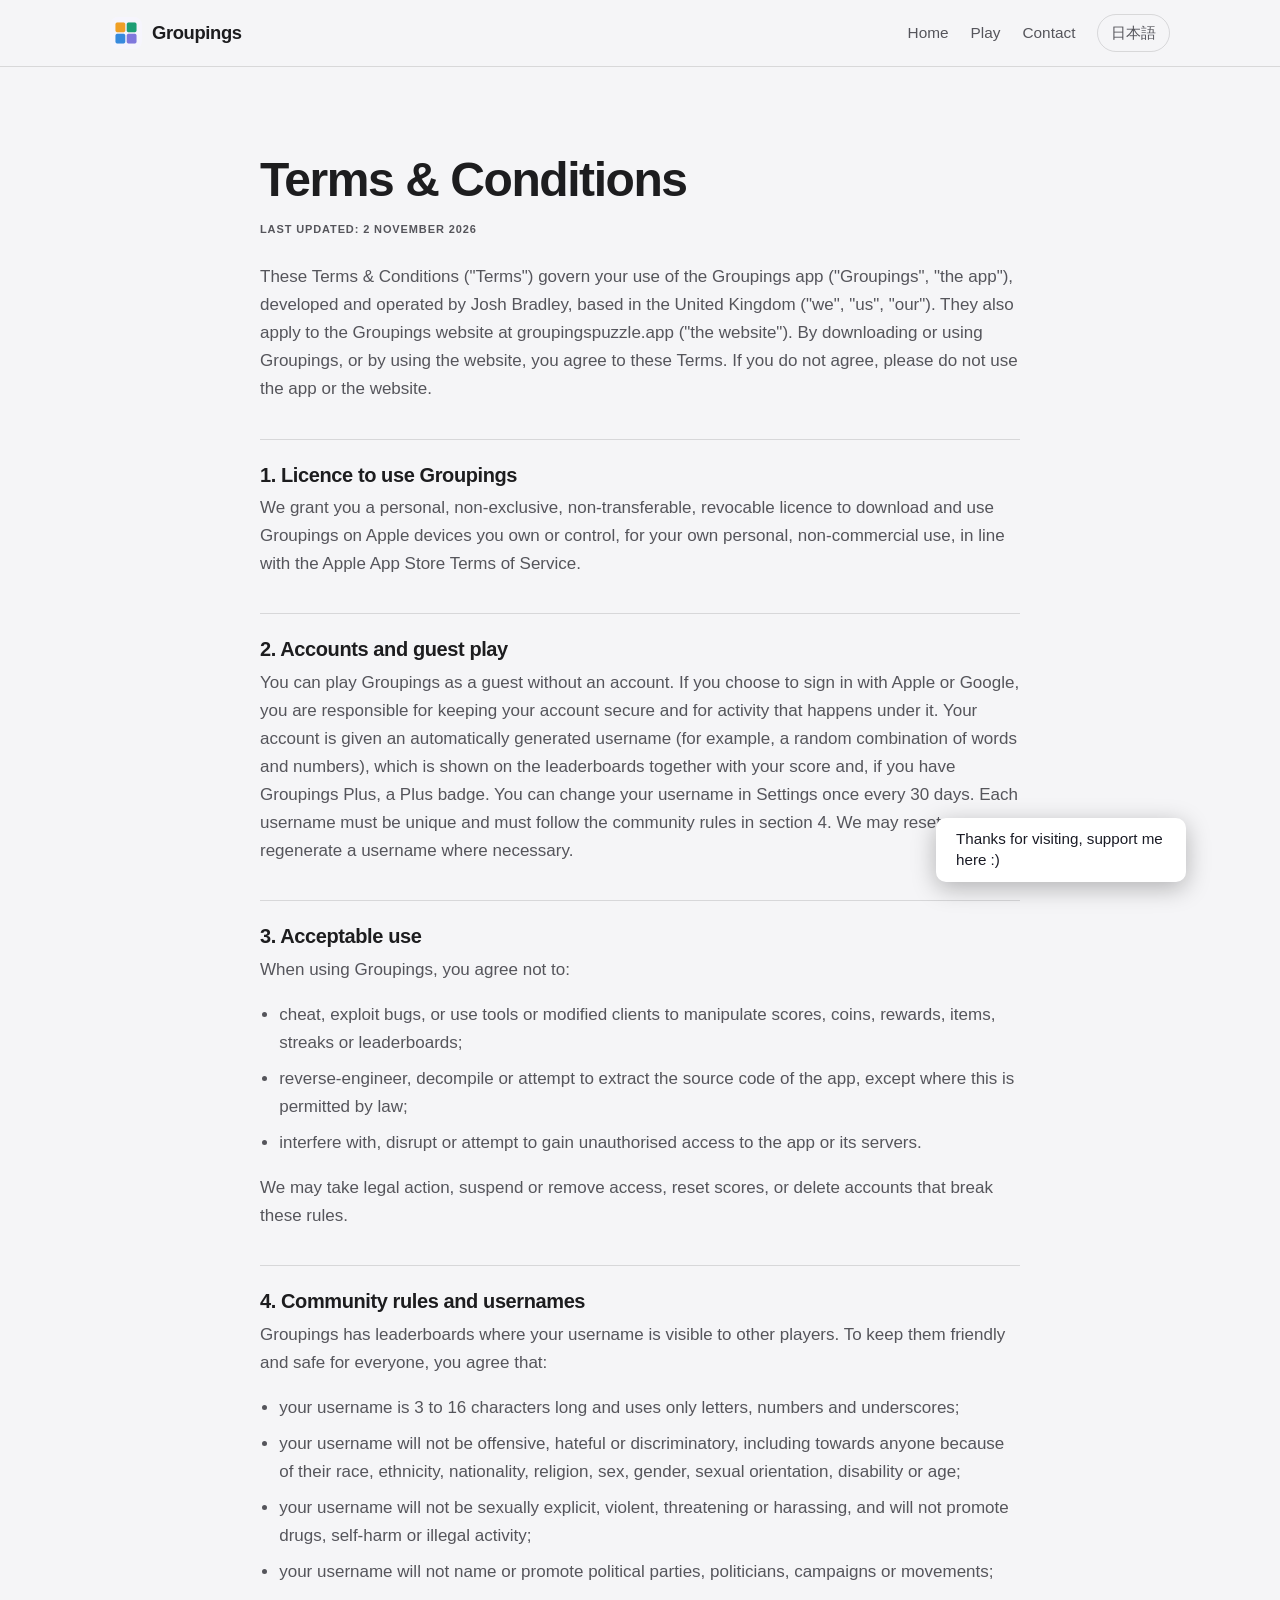
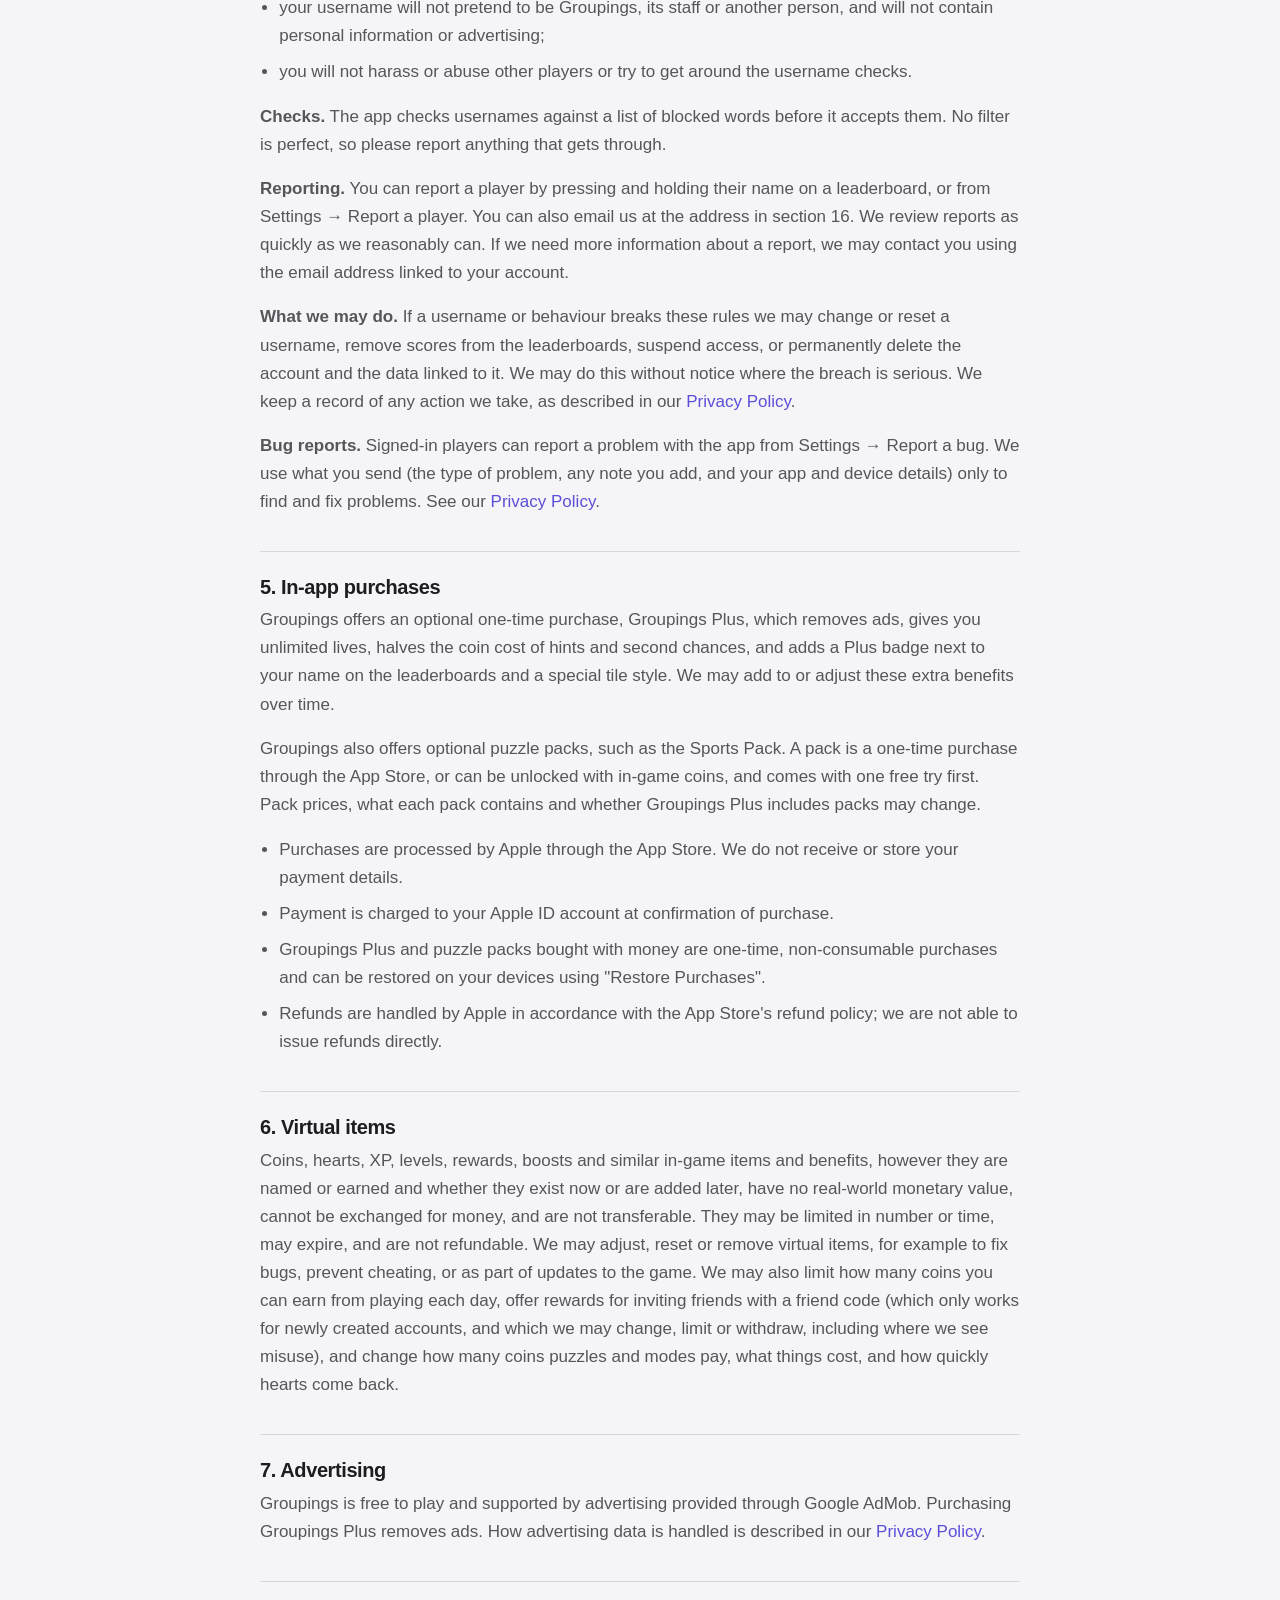
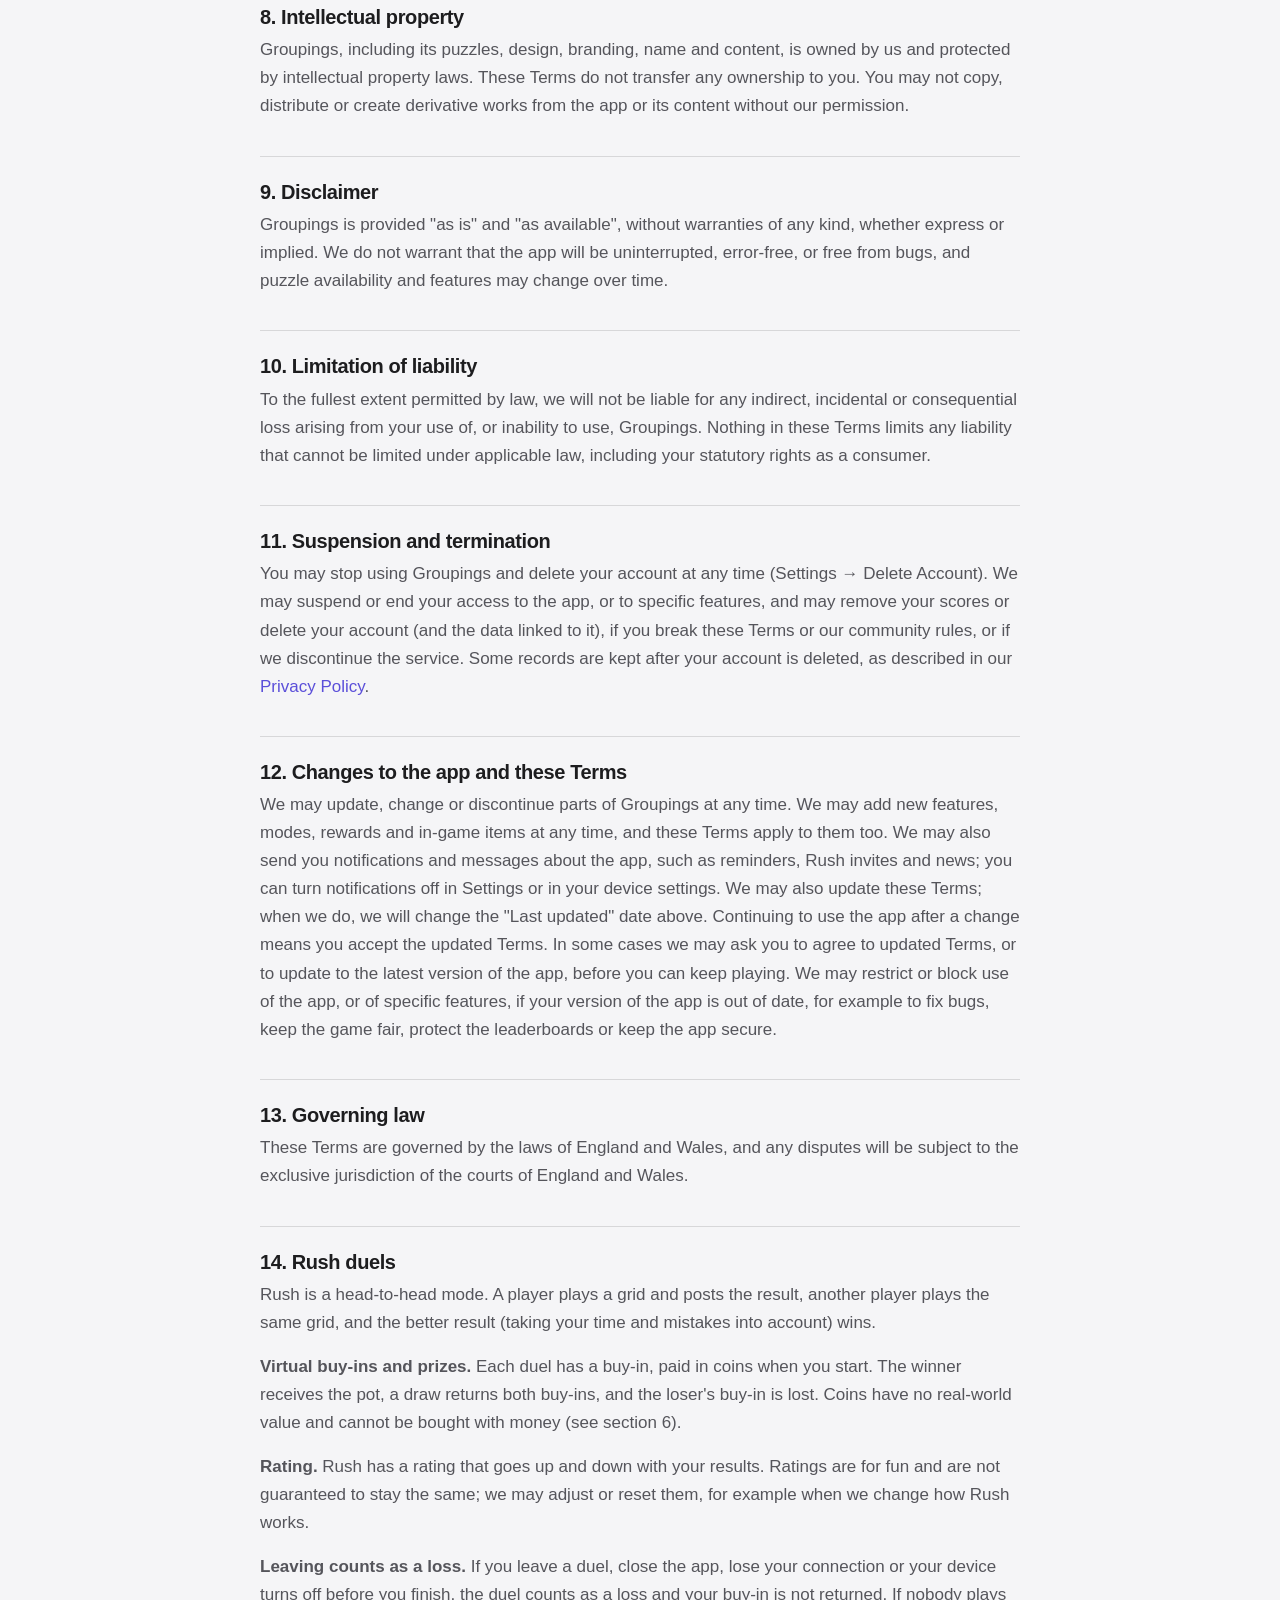
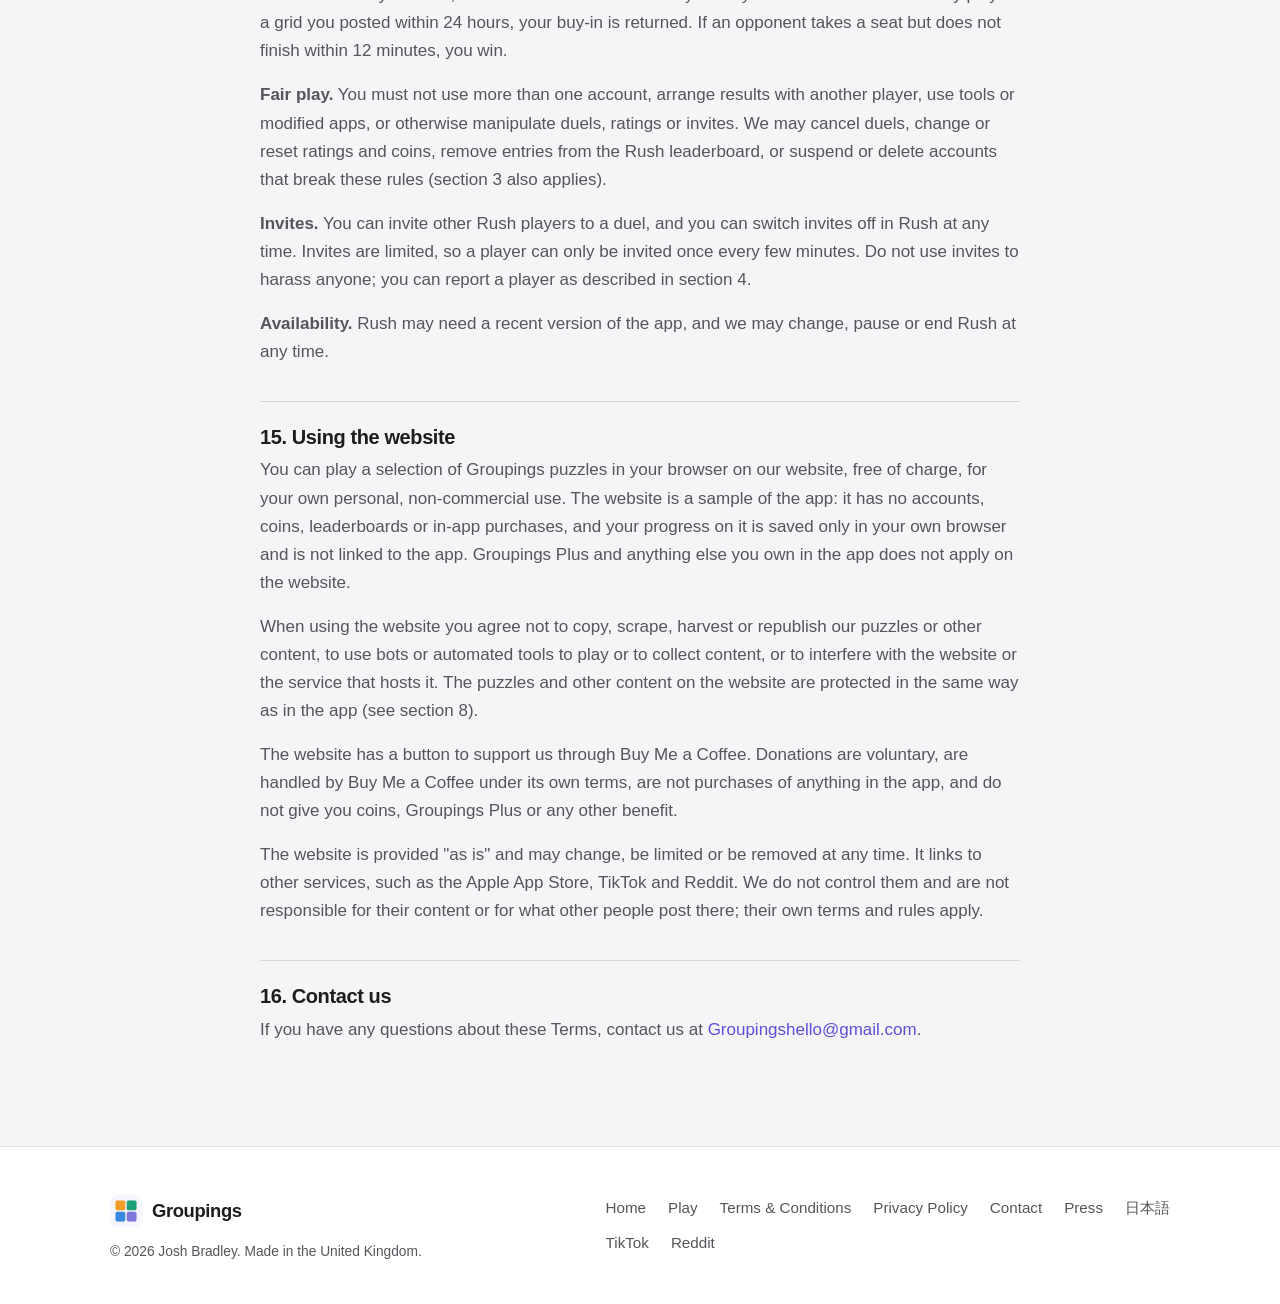
<file: terms.html>
<!doctype html>
<html lang="en">
<head>
  <meta charset="utf-8">
  <meta name="viewport" content="width=device-width, initial-scale=1">
  <title>Terms &amp; Conditions | Groupings</title>
  <meta name="description" content="Terms & Conditions for the Groupings app.">
  <link rel="canonical" href="https://groupingspuzzle.app/terms.html">
  <link rel="alternate" hreflang="en" href="https://groupingspuzzle.app/terms.html">
  <link rel="alternate" hreflang="ja" href="https://groupingspuzzle.app/ja/terms.html">
  <meta name="apple-itunes-app" content="app-id=6804228009">
  <meta property="og:site_name" content="Groupings">
  <meta property="og:type" content="website">
  <meta property="og:locale" content="en_GB">
  <meta property="og:title" content="Terms &amp; Conditions | Groupings">
  <meta property="og:description" content="Terms & Conditions for the Groupings app.">
  <meta property="og:url" content="https://groupingspuzzle.app/terms.html">
  <meta property="og:image" content="https://groupingspuzzle.app/assets/img/social-card-en.png">
  <meta property="og:image:width" content="1200">
  <meta property="og:image:height" content="630">
  <meta property="og:image:alt" content="Groupings, one honest puzzle a day">
  <meta name="twitter:card" content="summary_large_image">
  <meta name="twitter:title" content="Terms &amp; Conditions | Groupings">
  <meta name="twitter:description" content="Terms & Conditions for the Groupings app.">
  <meta name="twitter:image" content="https://groupingspuzzle.app/assets/img/social-card-en.png">
  <link rel="icon" href="/favicon.ico" sizes="any">
  <link rel="icon" type="image/png" sizes="32x32" href="/assets/img/favicon-32.png">
  <link rel="icon" type="image/png" sizes="192x192" href="/assets/img/favicon-192.png">
  <link rel="apple-touch-icon" href="/apple-touch-icon.png">
  <link rel="stylesheet" href="assets/css/style.css?v=20261105a">
</head>
<body>
  <header class="nav">
    <div class="wrap">
      <a class="brand" href="index.html"><img src="assets/img/app-icon.png" alt="Groupings icon"> Groupings</a>
      <button class="nav-toggle" aria-label="Menu" aria-expanded="false">
        <svg viewBox="0 0 24 24" fill="none" stroke="currentColor" stroke-width="2"><path d="M3 6h18M3 12h18M3 18h18" stroke-linecap="round"/></svg>
      </button>
      <nav class="nav-links">
        <a href="index.html">Home</a>
        <a href="play.html">Play</a>
        <a href="contact.html">Contact</a>
        <a class="lang-toggle" href="ja/terms.html" lang="ja">日本語</a>
      </nav>
    </div>
  </header>

  <article class="legal">
    <h1>Terms &amp; Conditions</h1>
    <p class="updated">Last updated: 2 November 2026</p>

    <p>These Terms &amp; Conditions ("Terms") govern your use of the Groupings app ("Groupings", "the app"), developed and operated by Josh Bradley, based in the United Kingdom ("we", "us", "our"). They also apply to the Groupings website at groupingspuzzle.app ("the website"). By downloading or using Groupings, or by using the website, you agree to these Terms. If you do not agree, please do not use the app or the website.</p>

    <h2>1. Licence to use Groupings</h2>
    <p>We grant you a personal, non-exclusive, non-transferable, revocable licence to download and use Groupings on Apple devices you own or control, for your own personal, non-commercial use, in line with the Apple App Store Terms of Service.</p>

    <h2>2. Accounts and guest play</h2>
    <p>You can play Groupings as a guest without an account. If you choose to sign in with Apple or Google, you are responsible for keeping your account secure and for activity that happens under it. Your account is given an automatically generated username (for example, a random combination of words and numbers), which is shown on the leaderboards together with your score and, if you have Groupings Plus, a Plus badge. You can change your username in Settings once every 30 days. Each username must be unique and must follow the community rules in section 4. We may reset or regenerate a username where necessary.</p>

    <h2>3. Acceptable use</h2>
    <p>When using Groupings, you agree not to:</p>
    <ul>
      <li>cheat, exploit bugs, or use tools or modified clients to manipulate scores, coins, rewards, items, streaks or leaderboards;</li>
      <li>reverse-engineer, decompile or attempt to extract the source code of the app, except where this is permitted by law;</li>
      <li>interfere with, disrupt or attempt to gain unauthorised access to the app or its servers.</li>
    </ul>
    <p>We may take legal action, suspend or remove access, reset scores, or delete accounts that break these rules.</p>

    <h2 id="community">4. Community rules and usernames</h2>
    <p>Groupings has leaderboards where your username is visible to other players. To keep them friendly and safe for everyone, you agree that:</p>
    <ul>
      <li>your username is 3 to 16 characters long and uses only letters, numbers and underscores;</li>
      <li>your username will not be offensive, hateful or discriminatory, including towards anyone because of their race, ethnicity, nationality, religion, sex, gender, sexual orientation, disability or age;</li>
      <li>your username will not be sexually explicit, violent, threatening or harassing, and will not promote drugs, self-harm or illegal activity;</li>
      <li>your username will not name or promote political parties, politicians, campaigns or movements;</li>
      <li>your username will not pretend to be Groupings, its staff or another person, and will not contain personal information or advertising;</li>
      <li>you will not harass or abuse other players or try to get around the username checks.</li>
    </ul>
    <p><strong>Checks.</strong> The app checks usernames against a list of blocked words before it accepts them. No filter is perfect, so please report anything that gets through.</p>
    <p><strong>Reporting.</strong> You can report a player by pressing and holding their name on a leaderboard, or from Settings → Report a player. You can also email us at the address in section 16. We review reports as quickly as we reasonably can. If we need more information about a report, we may contact you using the email address linked to your account.</p>
    <p><strong>What we may do.</strong> If a username or behaviour breaks these rules we may change or reset a username, remove scores from the leaderboards, suspend access, or permanently delete the account and the data linked to it. We may do this without notice where the breach is serious. We keep a record of any action we take, as described in our <a href="privacy.html">Privacy Policy</a>.</p>

    <p><strong>Bug reports.</strong> Signed-in players can report a problem with the app from Settings → Report a bug. We use what you send (the type of problem, any note you add, and your app and device details) only to find and fix problems. See our <a href="privacy.html">Privacy Policy</a>.</p>

    <h2>5. In-app purchases</h2>
    <p>Groupings offers an optional one-time purchase, Groupings Plus, which removes ads, gives you unlimited lives, halves the coin cost of hints and second chances, and adds a Plus badge next to your name on the leaderboards and a special tile style. We may add to or adjust these extra benefits over time.</p>
    <p>Groupings also offers optional puzzle packs, such as the Sports Pack. A pack is a one-time purchase through the App Store, or can be unlocked with in-game coins, and comes with one free try first. Pack prices, what each pack contains and whether Groupings Plus includes packs may change.</p>
    <ul>
      <li>Purchases are processed by Apple through the App Store. We do not receive or store your payment details.</li>
      <li>Payment is charged to your Apple ID account at confirmation of purchase.</li>
      <li>Groupings Plus and puzzle packs bought with money are one-time, non-consumable purchases and can be restored on your devices using "Restore Purchases".</li>
      <li>Refunds are handled by Apple in accordance with the App Store's refund policy; we are not able to issue refunds directly.</li>
    </ul>

    <h2>6. Virtual items</h2>
    <p>Coins, hearts, XP, levels, rewards, boosts and similar in-game items and benefits, however they are named or earned and whether they exist now or are added later, have no real-world monetary value, cannot be exchanged for money, and are not transferable. They may be limited in number or time, may expire, and are not refundable. We may adjust, reset or remove virtual items, for example to fix bugs, prevent cheating, or as part of updates to the game. We may also limit how many coins you can earn from playing each day, offer rewards for inviting friends with a friend code (which only works for newly created accounts, and which we may change, limit or withdraw, including where we see misuse), and change how many coins puzzles and modes pay, what things cost, and how quickly hearts come back.</p>

    <h2>7. Advertising</h2>
    <p>Groupings is free to play and supported by advertising provided through Google AdMob. Purchasing Groupings Plus removes ads. How advertising data is handled is described in our <a href="privacy.html">Privacy Policy</a>.</p>

    <h2>8. Intellectual property</h2>
    <p>Groupings, including its puzzles, design, branding, name and content, is owned by us and protected by intellectual property laws. These Terms do not transfer any ownership to you. You may not copy, distribute or create derivative works from the app or its content without our permission.</p>

    <h2>9. Disclaimer</h2>
    <p>Groupings is provided "as is" and "as available", without warranties of any kind, whether express or implied. We do not warrant that the app will be uninterrupted, error-free, or free from bugs, and puzzle availability and features may change over time.</p>

    <h2>10. Limitation of liability</h2>
    <p>To the fullest extent permitted by law, we will not be liable for any indirect, incidental or consequential loss arising from your use of, or inability to use, Groupings. Nothing in these Terms limits any liability that cannot be limited under applicable law, including your statutory rights as a consumer.</p>

    <h2>11. Suspension and termination</h2>
    <p>You may stop using Groupings and delete your account at any time (Settings → Delete Account). We may suspend or end your access to the app, or to specific features, and may remove your scores or delete your account (and the data linked to it), if you break these Terms or our community rules, or if we discontinue the service. Some records are kept after your account is deleted, as described in our <a href="privacy.html">Privacy Policy</a>.</p>

    <h2>12. Changes to the app and these Terms</h2>
    <p>We may update, change or discontinue parts of Groupings at any time. We may add new features, modes, rewards and in-game items at any time, and these Terms apply to them too. We may also send you notifications and messages about the app, such as reminders, Rush invites and news; you can turn notifications off in Settings or in your device settings. We may also update these Terms; when we do, we will change the "Last updated" date above. Continuing to use the app after a change means you accept the updated Terms. In some cases we may ask you to agree to updated Terms, or to update to the latest version of the app, before you can keep playing. We may restrict or block use of the app, or of specific features, if your version of the app is out of date, for example to fix bugs, keep the game fair, protect the leaderboards or keep the app secure.</p>

    <h2>13. Governing law</h2>
    <p>These Terms are governed by the laws of England and Wales, and any disputes will be subject to the exclusive jurisdiction of the courts of England and Wales.</p>

    <h2>14. Rush duels</h2>
    <p>Rush is a head-to-head mode. A player plays a grid and posts the result, another player plays the same grid, and the better result (taking your time and mistakes into account) wins.</p>
    <p><strong>Virtual buy-ins and prizes.</strong> Each duel has a buy-in, paid in coins when you start. The winner receives the pot, a draw returns both buy-ins, and the loser's buy-in is lost. Coins have no real-world value and cannot be bought with money (see section 6).</p>
    <p><strong>Rating.</strong> Rush has a rating that goes up and down with your results. Ratings are for fun and are not guaranteed to stay the same; we may adjust or reset them, for example when we change how Rush works.</p>
    <p><strong>Leaving counts as a loss.</strong> If you leave a duel, close the app, lose your connection or your device turns off before you finish, the duel counts as a loss and your buy-in is not returned. If nobody plays a grid you posted within 24 hours, your buy-in is returned. If an opponent takes a seat but does not finish within 12 minutes, you win.</p>
    <p><strong>Fair play.</strong> You must not use more than one account, arrange results with another player, use tools or modified apps, or otherwise manipulate duels, ratings or invites. We may cancel duels, change or reset ratings and coins, remove entries from the Rush leaderboard, or suspend or delete accounts that break these rules (section 3 also applies).</p>
    <p><strong>Invites.</strong> You can invite other Rush players to a duel, and you can switch invites off in Rush at any time. Invites are limited, so a player can only be invited once every few minutes. Do not use invites to harass anyone; you can report a player as described in section 4.</p>
    <p><strong>Availability.</strong> Rush may need a recent version of the app, and we may change, pause or end Rush at any time.</p>

    <h2>15. Using the website</h2>
    <p>You can play a selection of Groupings puzzles in your browser on our website, free of charge, for your own personal, non-commercial use. The website is a sample of the app: it has no accounts, coins, leaderboards or in-app purchases, and your progress on it is saved only in your own browser and is not linked to the app. Groupings Plus and anything else you own in the app does not apply on the website.</p>
    <p>When using the website you agree not to copy, scrape, harvest or republish our puzzles or other content, to use bots or automated tools to play or to collect content, or to interfere with the website or the service that hosts it. The puzzles and other content on the website are protected in the same way as in the app (see section 8).</p>
    <p>The website has a button to support us through Buy Me a Coffee. Donations are voluntary, are handled by Buy Me a Coffee under its own terms, are not purchases of anything in the app, and do not give you coins, Groupings Plus or any other benefit.</p>
    <p>The website is provided "as is" and may change, be limited or be removed at any time. It links to other services, such as the Apple App Store, TikTok and Reddit. We do not control them and are not responsible for their content or for what other people post there; their own terms and rules apply.</p>

    <h2>16. Contact us</h2>
    <p>If you have any questions about these Terms, contact us at <a href="mailto:Groupingshello@gmail.com">Groupingshello@gmail.com</a>.</p>
  </article>

  <footer class="footer">
    <div class="wrap">
      <div>
        <a class="brand" href="index.html"><img src="assets/img/app-icon.png" alt=""> Groupings</a>
        <small>© 2026 Josh Bradley. Made in the United Kingdom.</small>
      </div>
      <div class="footer-nav">
        <div class="footer-links">
          <a href="index.html">Home</a>
          <a href="play.html">Play</a>
          <a href="terms.html">Terms &amp; Conditions</a>
          <a href="privacy.html">Privacy Policy</a>
          <a href="contact.html">Contact</a>
          <a href="press.html">Press</a>
          <a href="ja/index.html" lang="ja">日本語</a>
        </div>
        <div class="footer-links">
          <a href="https://www.tiktok.com/@groupings.4.word" target="_blank" rel="noopener me">TikTok</a>
          <a href="https://www.reddit.com/r/GroupingsPuzzle/" target="_blank" rel="noopener me">Reddit</a>
        </div>
      </div>
    </div>
  </footer>
  <script src="assets/js/main.js?v=20261031j"></script>
  <script data-name="BMC-Widget" data-cfasync="false" src="https://cdnjs.buymeacoffee.com/1.0.0/widget.prod.min.js" data-id="JoshBradley" data-description="Support me on Buy me a coffee!" data-message="" data-color="#BD5FFF" data-position="Right" data-x_margin="18" data-y_margin="18"></script>
</body>
</html>
</file>
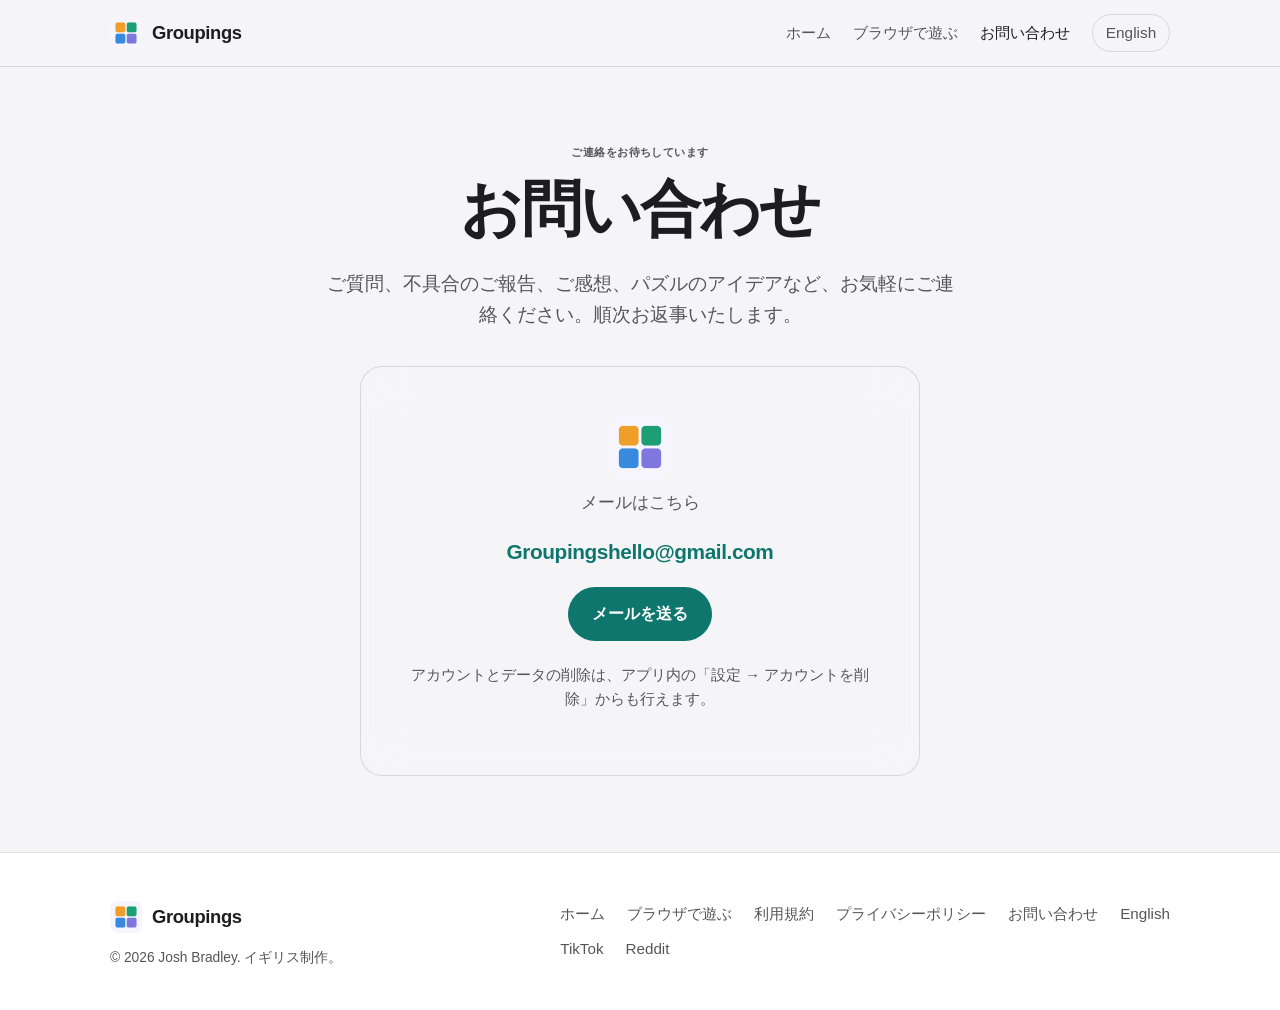
<file: ja/contact.html>
<!doctype html>
<html lang="ja">
<head>
  <meta charset="utf-8">
  <meta name="viewport" content="width=device-width, initial-scale=1">
  <title>お問い合わせ | Groupings</title>
  <meta name="description" content="Groupingsアプリに関するお問い合わせ。">
  <link rel="canonical" href="https://groupingspuzzle.app/ja/contact.html">
  <link rel="alternate" hreflang="en" href="https://groupingspuzzle.app/contact.html">
  <link rel="alternate" hreflang="ja" href="https://groupingspuzzle.app/ja/contact.html">
  <meta name="apple-itunes-app" content="app-id=6804228009">
  <meta property="og:site_name" content="Groupings">
  <meta property="og:type" content="website">
  <meta property="og:locale" content="ja_JP">
  <meta property="og:title" content="お問い合わせ | Groupings">
  <meta property="og:description" content="Groupingsアプリに関するお問い合わせ。">
  <meta property="og:url" content="https://groupingspuzzle.app/ja/contact.html">
  <meta property="og:image" content="https://groupingspuzzle.app/assets/img/social-card-ja.png">
  <meta property="og:image:width" content="1200">
  <meta property="og:image:height" content="630">
  <meta property="og:image:alt" content="Groupings, 毎日ひとつ、正直なパズル">
  <meta name="twitter:card" content="summary_large_image">
  <meta name="twitter:title" content="お問い合わせ | Groupings">
  <meta name="twitter:description" content="Groupingsアプリに関するお問い合わせ。">
  <meta name="twitter:image" content="https://groupingspuzzle.app/assets/img/social-card-ja.png">
  <link rel="icon" href="/favicon.ico" sizes="any">
  <link rel="icon" type="image/png" sizes="32x32" href="/assets/img/favicon-32.png">
  <link rel="icon" type="image/png" sizes="192x192" href="/assets/img/favicon-192.png">
  <link rel="apple-touch-icon" href="/apple-touch-icon.png">
  <link rel="stylesheet" href="../assets/css/style.css?v=20261105a">
  <style>:root{--font-body:"Inter","Noto Sans JP",-apple-system,sans-serif;--font-head:"Poppins","Noto Sans JP",sans-serif;}</style>
</head>
<body>
  <header class="nav">
    <div class="wrap">
      <a class="brand" href="index.html"><img src="../assets/img/app-icon.png" alt="Groupings アイコン"> Groupings</a>
      <button class="nav-toggle" aria-label="メニュー" aria-expanded="false">
        <svg viewBox="0 0 24 24" fill="none" stroke="currentColor" stroke-width="2"><path d="M3 6h18M3 12h18M3 18h18" stroke-linecap="round"/></svg>
      </button>
      <nav class="nav-links">
        <a href="index.html">ホーム</a>
        <a href="play.html">ブラウザで遊ぶ</a>
        <a href="contact.html" class="active">お問い合わせ</a>
        <a class="lang-toggle" href="../contact.html" lang="en">English</a>
      </nav>
    </div>
  </header>

  <section class="section">
    <div class="wrap center">
      <p class="eyebrow">ご連絡をお待ちしています</p>
      <h1>お問い合わせ</h1>
      <p class="lead">ご質問、不具合のご報告、ご感想、パズルのアイデアなど、お気軽にご連絡ください。順次お返事いたします。</p>
      <div class="contact-card" style="margin-top:36px;">
        <img src="../assets/img/app-icon.png" alt="Groupings アイコン" style="width:64px;height:64px;border-radius:16px;margin:0 auto 10px;">
        <p style="margin-bottom:6px;">メールはこちら</p>
        <p class="contact-email"><a href="mailto:Groupingshello@gmail.com">Groupingshello@gmail.com</a></p>
        <a class="btn" href="mailto:Groupingshello@gmail.com">メールを送る</a>
        <p style="margin-top:22px; font-size:.92rem;">アカウントとデータの削除は、アプリ内の「設定 → アカウントを削除」からも行えます。</p>
      </div>
    </div>
  </section>

  <footer class="footer">
    <div class="wrap">
      <div>
        <a class="brand" href="index.html"><img src="../assets/img/app-icon.png" alt=""> Groupings</a>
        <small>© 2026 Josh Bradley. イギリス制作。</small>
      </div>
      <div class="footer-nav">
        <div class="footer-links">
          <a href="index.html">ホーム</a>
          <a href="play.html">ブラウザで遊ぶ</a>
          <a href="terms.html">利用規約</a>
          <a href="privacy.html">プライバシーポリシー</a>
          <a href="contact.html">お問い合わせ</a>
          <a href="../index.html" lang="en">English</a>
        </div>
        <div class="footer-links">
          <a href="https://www.tiktok.com/@groupings.4.word" target="_blank" rel="noopener me">TikTok</a>
          <a href="https://www.reddit.com/r/GroupingsPuzzle/" target="_blank" rel="noopener me">Reddit</a>
        </div>
      </div>
    </div>
  </footer>
  <script src="../assets/js/main.js?v=20261031j"></script>
  <script data-name="BMC-Widget" data-cfasync="false" src="https://cdnjs.buymeacoffee.com/1.0.0/widget.prod.min.js" data-id="JoshBradley" data-description="Support me on Buy me a coffee!" data-message="" data-color="#BD5FFF" data-position="Right" data-x_margin="18" data-y_margin="18"></script>
</body>
</html>
</file>
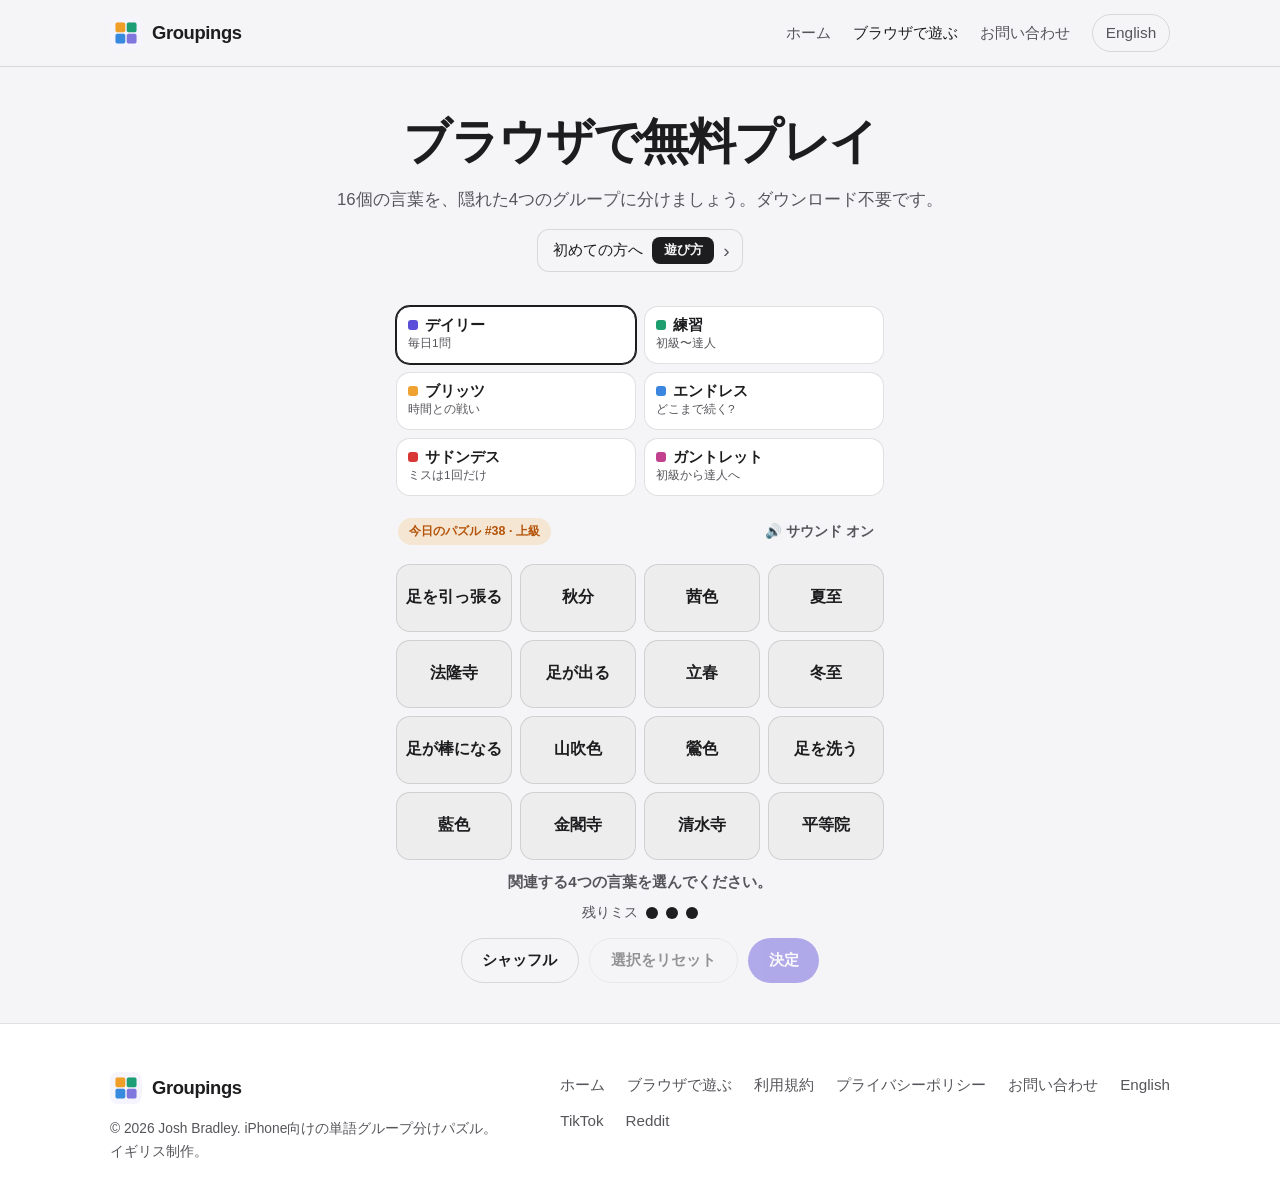
<file: ja/play.html>
<!doctype html>
<html lang="ja">
<head>
  <meta charset="utf-8">
  <meta name="viewport" content="width=device-width, initial-scale=1">
  <title>Groupings | ブラウザで無料プレイ</title>
  <meta name="description" content="Groupingsをブラウザで無料プレイ。16個の言葉を4つのグループに分けるパズルを、今日のパズルと初級〜達人の練習で体験できます。アプリならもっと遊べます。">
  <link rel="canonical" href="https://groupingspuzzle.app/ja/play.html">
  <link rel="alternate" hreflang="en" href="https://groupingspuzzle.app/play.html">
  <link rel="alternate" hreflang="ja" href="https://groupingspuzzle.app/ja/play.html">
  <meta property="og:site_name" content="Groupings">
  <meta property="og:type" content="website">
  <meta property="og:locale" content="ja_JP">
  <meta property="og:title" content="Groupings | ブラウザで無料プレイ">
  <meta property="og:description" content="Groupingsをブラウザで無料プレイ。16個の言葉を4つのグループに分けるパズルを、今日のパズルと初級〜達人の練習で体験できます。アプリならもっと遊べます。">
  <meta property="og:url" content="https://groupingspuzzle.app/ja/play.html">
  <meta property="og:image" content="https://groupingspuzzle.app/assets/img/social-card-ja.png">
  <meta name="twitter:card" content="summary_large_image">
  <link rel="icon" href="/favicon.ico" sizes="any">
  <link rel="icon" type="image/png" sizes="32x32" href="/assets/img/favicon-32.png">
  <link rel="apple-touch-icon" href="/apple-touch-icon.png">
  <link rel="stylesheet" href="../assets/css/style.css?v=20261105a">
  <link rel="stylesheet" href="../assets/css/play.css?v=20261104a">
</head>
<body>
  <header class="nav">
    <div class="wrap">
      <a class="brand" href="index.html"><img src="../assets/img/app-icon.png" alt="Groupings icon"> Groupings</a>
      <button class="nav-toggle" aria-label="Menu" aria-expanded="false">
        <svg viewBox="0 0 24 24" fill="none" stroke="currentColor" stroke-width="2"><path d="M3 6h18M3 12h18M3 18h18" stroke-linecap="round"/></svg>
      </button>
      <nav class="nav-links">
        <a href="index.html">ホーム</a><a href="play.html" class="active">ブラウザで遊ぶ</a><a href="contact.html">お問い合わせ</a><a class="lang-toggle" href="../play.html" lang="en">English</a>
      </nav>
    </div>
  </header>

  <section class="play-hero">
    <div class="wrap">
      <h1>ブラウザで無料プレイ</h1>
      <p class="lead">16個の言葉を、隠れた4つのグループに分けましょう。ダウンロード不要です。</p>
      <button class="howto" type="button" id="howto-open" aria-haspopup="dialog"><span class="howto-text">初めての方へ</span><span class="howto-pill">遊び方</span><span class="howto-chev" aria-hidden="true">›</span></button>
    </div>
  </section>

  <main>
    <div class="game" id="game"><div class="noscript">このパズルにはJavaScriptが必要です。</div></div>
  </main>

  <dialog class="whatsnew-sheet" id="howto" aria-labelledby="howto-title">
    <div class="whatsnew-head">
      <div>
        <h2 id="howto-title">遊び方</h2>
        <p>16個の言葉を、隠れた4つのグループに分けます。</p>
      </div>
      <button class="whatsnew-close" type="button" aria-label="閉じる">✕</button>
    </div>
    <div class="whatsnew-body">
      <h3>基本ルール</h3>
      <ul>
        <li><strong>4つの言葉を選びます。</strong>共通点のある言葉を選んでください。</li>
        <li><strong>「決定」を押します。</strong>正解すると、グループが色付きで現れます。</li>
        <li><strong>ミスは3回まで。</strong>「あと1つ!」と出たら、4つのうち3つは合っています。</li>
        <li>色は、黄(やさしい)から、緑、青、紫(むずかしい)の順に難しくなります。</li>
      </ul>
      <h3>モード</h3>
      <ul>
        <li><strong>デイリー。</strong>毎日1問、みんな同じパズルです。</li>
        <li><strong>練習。</strong>初級・中級・上級・達人から選ぶと、毎回ちがうパズルに挑戦できます。</li>
        <li><strong>ブリッツ。</strong>制限時間は45秒。グループを見つけるたびに5秒追加、間違えると4秒減ります。</li>
        <li><strong>エンドレス。</strong>パズルが次々に続き、ミスはラン全体で3回までです。</li>
        <li><strong>サドンデス。</strong>ミスは1回で終了です。</li>
        <li><strong>ガントレット。</strong>初級から始まり、中級、上級、達人へと進みます。ミスは全体で3回までです。</li>
      </ul>
      <h3>スコア</h3>
      <ul>
        <li>ブリッツ、エンドレス、サドンデス、ガントレットでは、クリアしたグループの数がスコアです。ベストスコアはこのブラウザに保存されます。</li>
      </ul>
    </div>
    <div class="howto-foot"><button class="btn howto-done" type="button">閉じる</button></div>
  </dialog>

  <canvas id="confetti" aria-hidden="true"></canvas>

  <footer class="footer">
    <div class="wrap">
      <div>
        <a class="brand" href="index.html"><img src="../assets/img/app-icon.png" alt=""> Groupings</a>
        <small>© 2026 Josh Bradley. iPhone向けの単語グループ分けパズル。<br>イギリス制作。</small>
      </div>
      <div class="footer-nav">
        <div class="footer-links">
          <a href="index.html">ホーム</a>
          <a href="play.html">ブラウザで遊ぶ</a>
          <a href="terms.html">利用規約</a>
          <a href="privacy.html">プライバシーポリシー</a>
          <a href="contact.html">お問い合わせ</a>
          <a href="../index.html" lang="en">English</a>
        </div>
        <div class="footer-links">
          <a href="https://www.tiktok.com/@groupings.4.word" target="_blank" rel="noopener me">TikTok</a>
          <a href="https://www.reddit.com/r/GroupingsPuzzle/" target="_blank" rel="noopener me">Reddit</a>
        </div>
      </div>
    </div>
  </footer>

  <script src="../assets/js/main.js?v=20261031j"></script>
  <script src="../assets/js/play-data.js?v=20261104a"></script>
  <script src="../assets/js/play.js?v=20261104a"></script>
  <script data-name="BMC-Widget" data-cfasync="false" src="https://cdnjs.buymeacoffee.com/1.0.0/widget.prod.min.js" data-id="JoshBradley" data-description="Support me on Buy me a coffee!" data-message="" data-color="#BD5FFF" data-position="Right" data-x_margin="18" data-y_margin="18"></script>
</body>
</html>
</file>
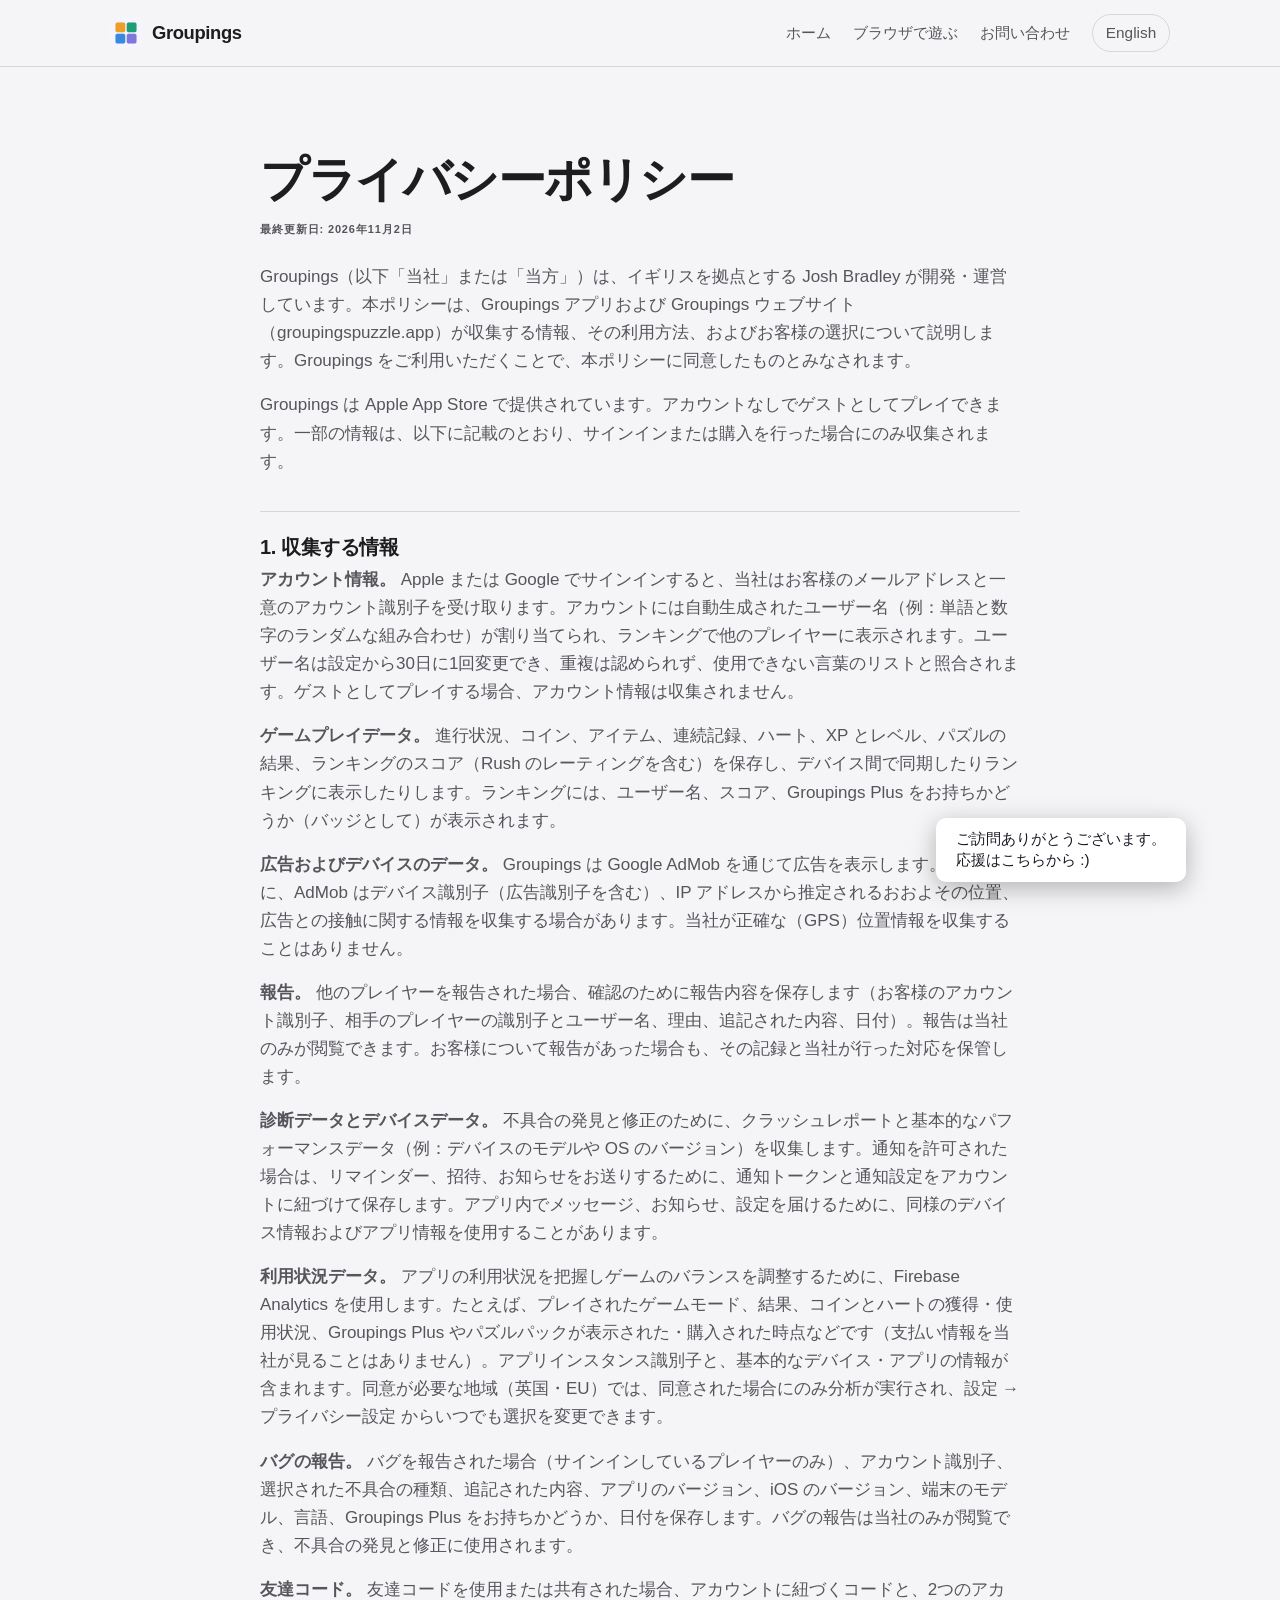
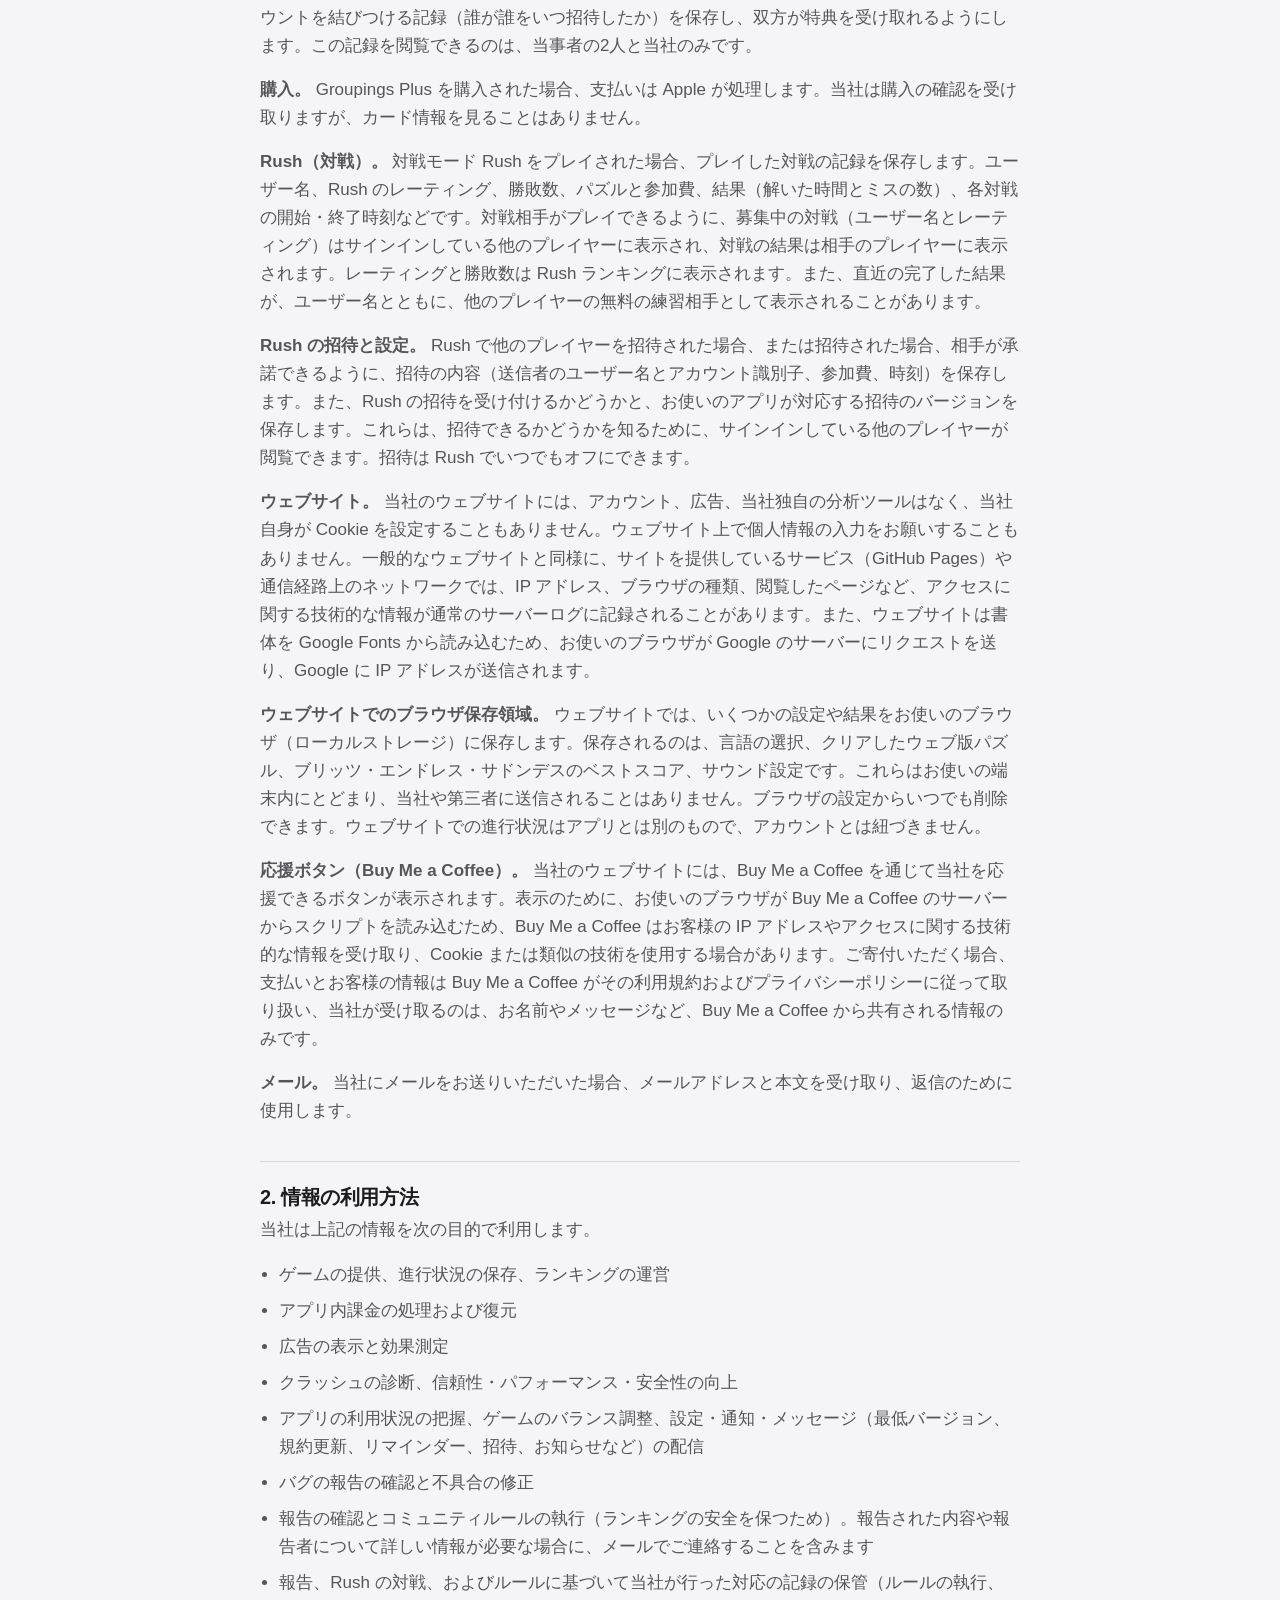
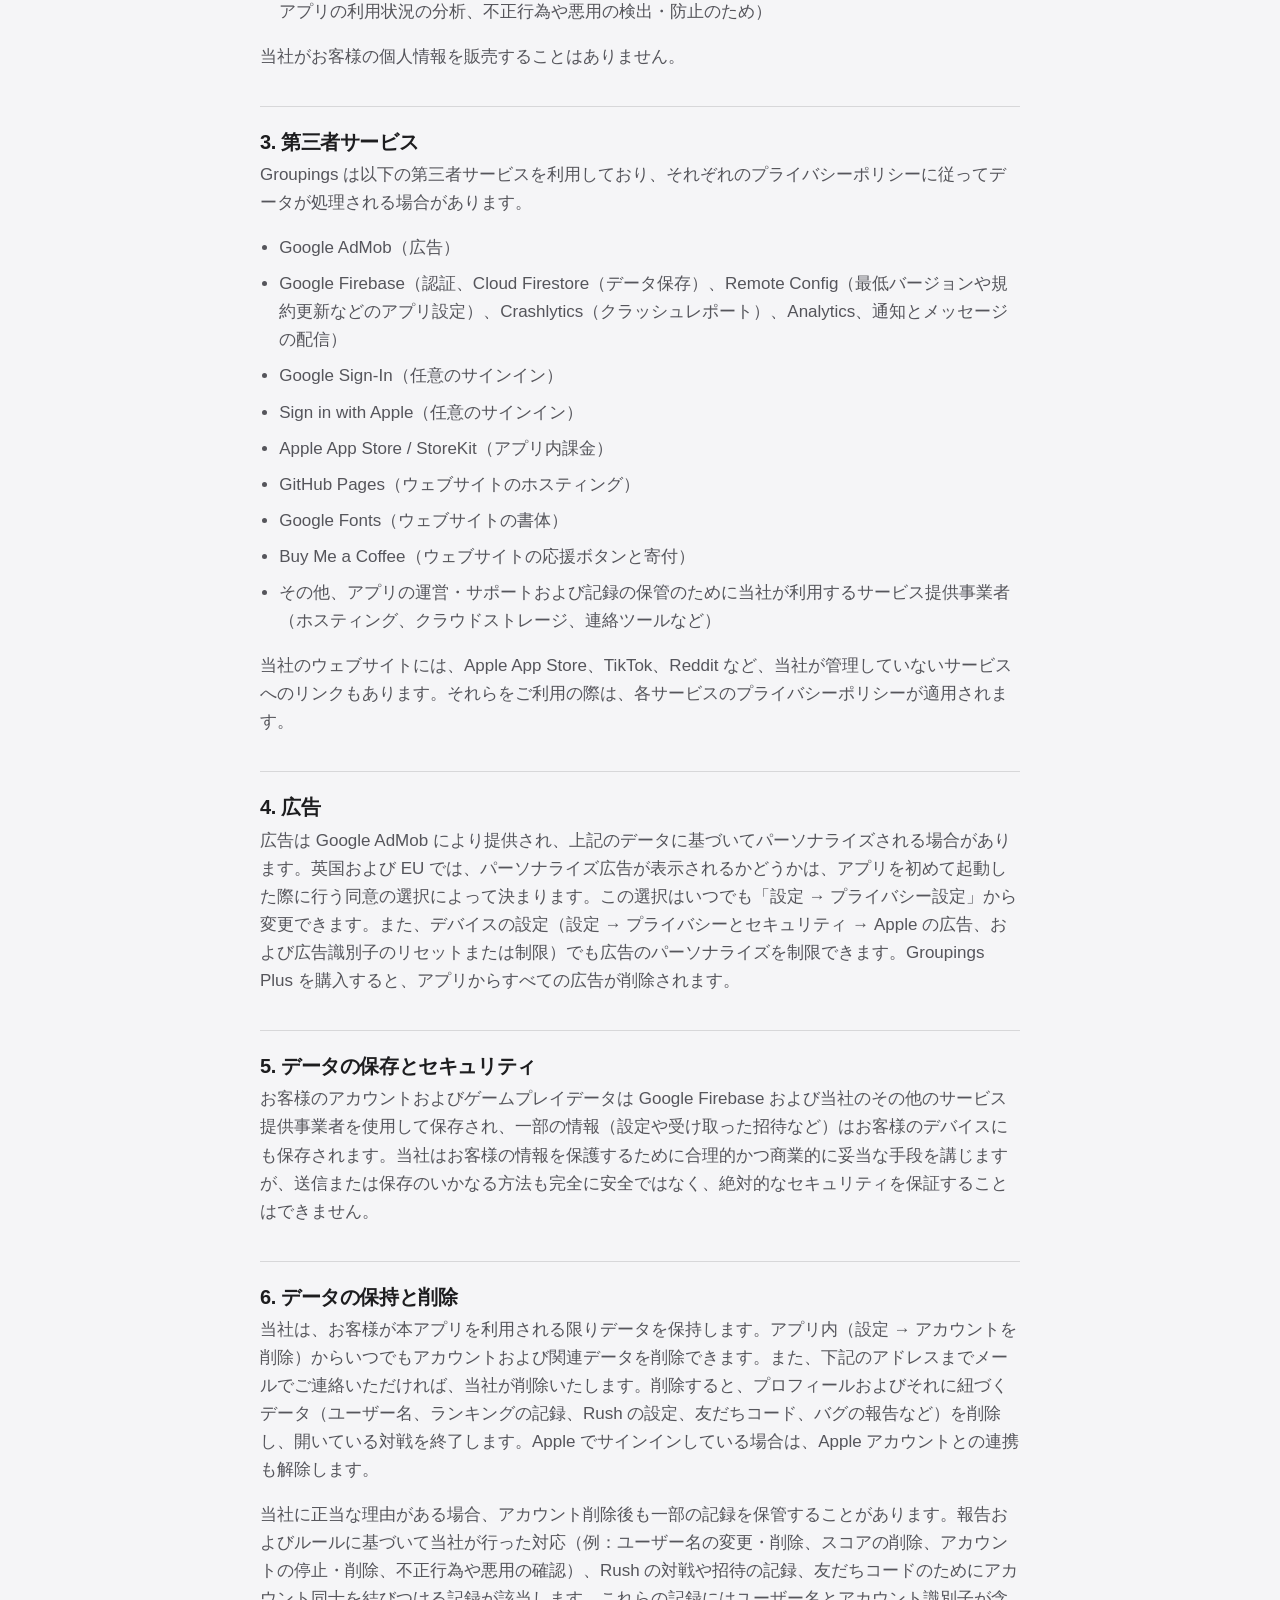
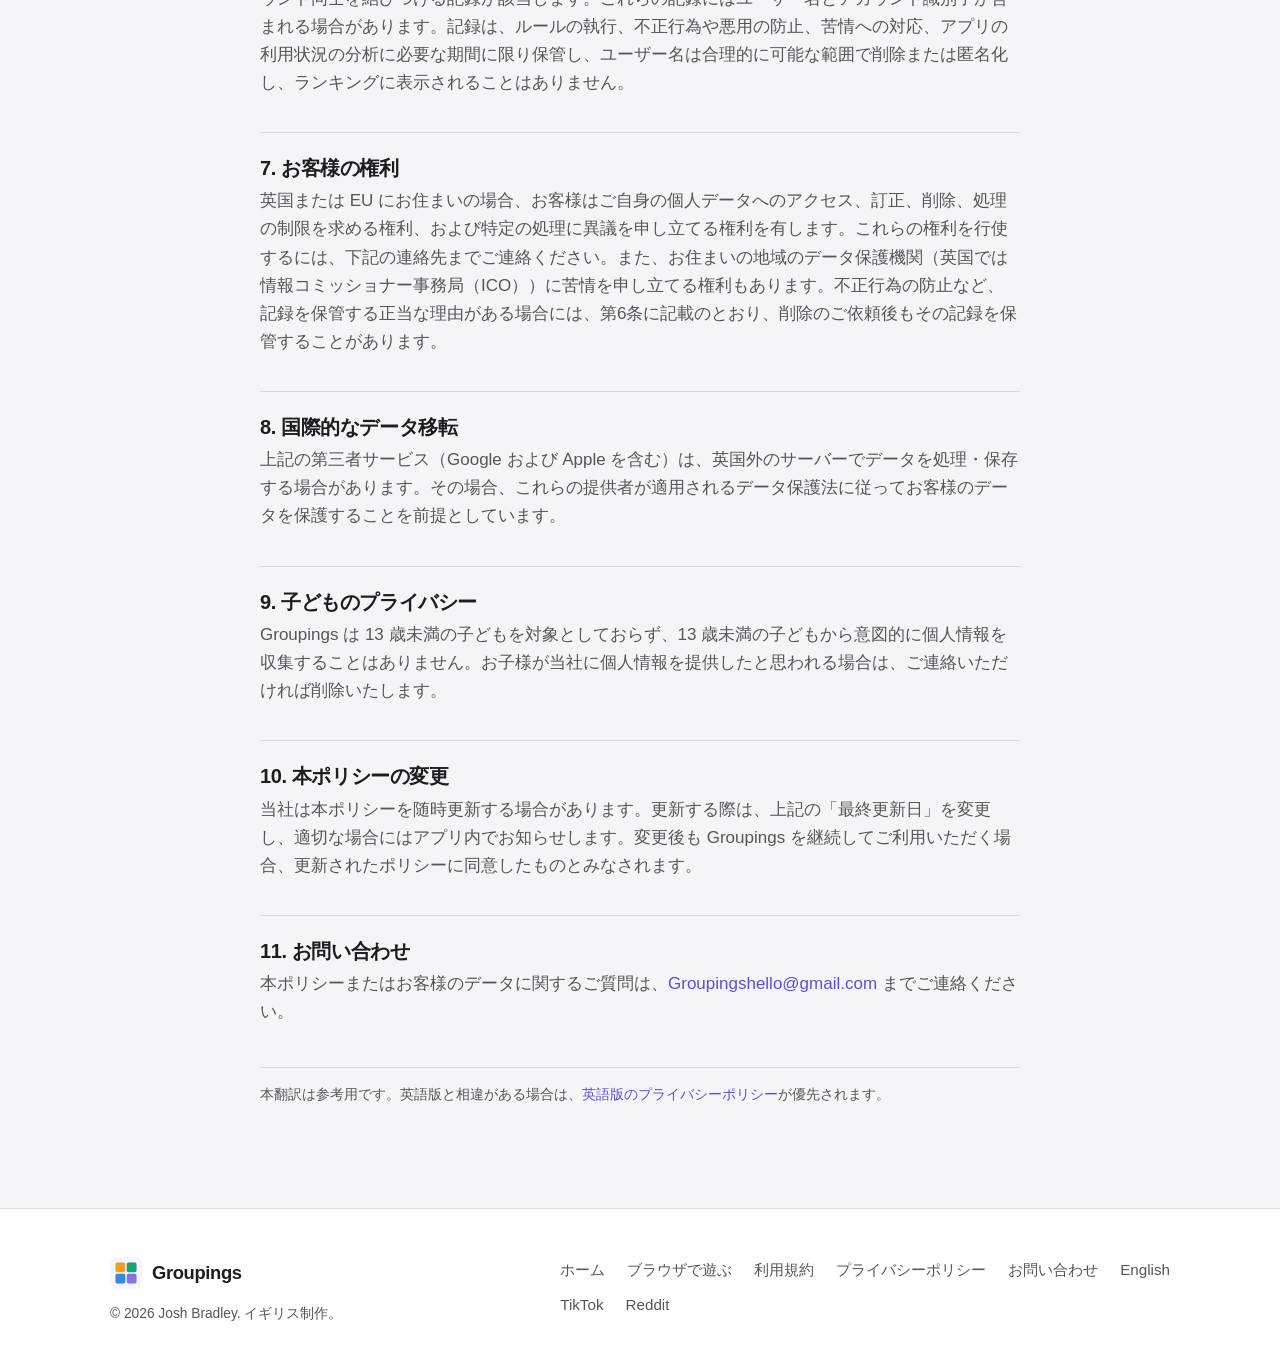
<file: ja/privacy.html>
<!doctype html>
<html lang="ja">
<head>
  <meta charset="utf-8">
  <meta name="viewport" content="width=device-width, initial-scale=1">
  <title>プライバシーポリシー | Groupings</title>
  <meta name="description" content="Groupingsアプリのプライバシーポリシー。">
  <link rel="canonical" href="https://groupingspuzzle.app/ja/privacy.html">
  <link rel="alternate" hreflang="en" href="https://groupingspuzzle.app/privacy.html">
  <link rel="alternate" hreflang="ja" href="https://groupingspuzzle.app/ja/privacy.html">
  <meta name="apple-itunes-app" content="app-id=6804228009">
  <meta property="og:site_name" content="Groupings">
  <meta property="og:type" content="website">
  <meta property="og:locale" content="ja_JP">
  <meta property="og:title" content="プライバシーポリシー | Groupings">
  <meta property="og:description" content="Groupingsアプリのプライバシーポリシー。">
  <meta property="og:url" content="https://groupingspuzzle.app/ja/privacy.html">
  <meta property="og:image" content="https://groupingspuzzle.app/assets/img/social-card-ja.png">
  <meta property="og:image:width" content="1200">
  <meta property="og:image:height" content="630">
  <meta property="og:image:alt" content="Groupings, 毎日ひとつ、正直なパズル">
  <meta name="twitter:card" content="summary_large_image">
  <meta name="twitter:title" content="プライバシーポリシー | Groupings">
  <meta name="twitter:description" content="Groupingsアプリのプライバシーポリシー。">
  <meta name="twitter:image" content="https://groupingspuzzle.app/assets/img/social-card-ja.png">
  <link rel="icon" href="/favicon.ico" sizes="any">
  <link rel="icon" type="image/png" sizes="32x32" href="/assets/img/favicon-32.png">
  <link rel="icon" type="image/png" sizes="192x192" href="/assets/img/favicon-192.png">
  <link rel="apple-touch-icon" href="/apple-touch-icon.png">
  <link rel="stylesheet" href="../assets/css/style.css?v=20261105a">
  <style>:root{--font-body:"Inter","Noto Sans JP",-apple-system,sans-serif;--font-head:"Poppins","Noto Sans JP",sans-serif;}</style>
</head>
<body>
  <header class="nav">
    <div class="wrap">
      <a class="brand" href="index.html"><img src="../assets/img/app-icon.png" alt="Groupings アイコン"> Groupings</a>
      <button class="nav-toggle" aria-label="メニュー" aria-expanded="false">
        <svg viewBox="0 0 24 24" fill="none" stroke="currentColor" stroke-width="2"><path d="M3 6h18M3 12h18M3 18h18" stroke-linecap="round"/></svg>
      </button>
      <nav class="nav-links">
        <a href="index.html">ホーム</a>
        <a href="play.html">ブラウザで遊ぶ</a>
        <a href="contact.html">お問い合わせ</a>
        <a class="lang-toggle" href="../privacy.html" lang="en">English</a>
      </nav>
    </div>
  </header>

  <article class="legal">
    <h1>プライバシーポリシー</h1>
    <p class="updated">最終更新日: 2026年11月2日</p>

    <p>Groupings（以下「当社」または「当方」）は、イギリスを拠点とする Josh Bradley が開発・運営しています。本ポリシーは、Groupings アプリおよび Groupings ウェブサイト（groupingspuzzle.app）が収集する情報、その利用方法、およびお客様の選択について説明します。Groupings をご利用いただくことで、本ポリシーに同意したものとみなされます。</p>
    <p>Groupings は Apple App Store で提供されています。アカウントなしでゲストとしてプレイできます。一部の情報は、以下に記載のとおり、サインインまたは購入を行った場合にのみ収集されます。</p>

    <h2>1. 収集する情報</h2>
    <p><strong>アカウント情報。</strong> Apple または Google でサインインすると、当社はお客様のメールアドレスと一意のアカウント識別子を受け取ります。アカウントには自動生成されたユーザー名（例：単語と数字のランダムな組み合わせ）が割り当てられ、ランキングで他のプレイヤーに表示されます。ユーザー名は設定から30日に1回変更でき、重複は認められず、使用できない言葉のリストと照合されます。ゲストとしてプレイする場合、アカウント情報は収集されません。</p>
    <p><strong>ゲームプレイデータ。</strong> 進行状況、コイン、アイテム、連続記録、ハート、XP とレベル、パズルの結果、ランキングのスコア（Rush のレーティングを含む）を保存し、デバイス間で同期したりランキングに表示したりします。ランキングには、ユーザー名、スコア、Groupings Plus をお持ちかどうか（バッジとして）が表示されます。</p>
    <p><strong>広告およびデバイスのデータ。</strong> Groupings は Google AdMob を通じて広告を表示します。そのために、AdMob はデバイス識別子（広告識別子を含む）、IP アドレスから推定されるおおよその位置、広告との接触に関する情報を収集する場合があります。当社が正確な（GPS）位置情報を収集することはありません。</p>
    <p><strong>報告。</strong> 他のプレイヤーを報告された場合、確認のために報告内容を保存します（お客様のアカウント識別子、相手のプレイヤーの識別子とユーザー名、理由、追記された内容、日付）。報告は当社のみが閲覧できます。お客様について報告があった場合も、その記録と当社が行った対応を保管します。</p>
    <p><strong>診断データとデバイスデータ。</strong> 不具合の発見と修正のために、クラッシュレポートと基本的なパフォーマンスデータ（例：デバイスのモデルや OS のバージョン）を収集します。通知を許可された場合は、リマインダー、招待、お知らせをお送りするために、通知トークンと通知設定をアカウントに紐づけて保存します。アプリ内でメッセージ、お知らせ、設定を届けるために、同様のデバイス情報およびアプリ情報を使用することがあります。</p>
    <p><strong>利用状況データ。</strong> アプリの利用状況を把握しゲームのバランスを調整するために、Firebase Analytics を使用します。たとえば、プレイされたゲームモード、結果、コインとハートの獲得・使用状況、Groupings Plus やパズルパックが表示された・購入された時点などです（支払い情報を当社が見ることはありません）。アプリインスタンス識別子と、基本的なデバイス・アプリの情報が含まれます。同意が必要な地域（英国・EU）では、同意された場合にのみ分析が実行され、設定 → プライバシー設定 からいつでも選択を変更できます。</p>
    <p><strong>バグの報告。</strong> バグを報告された場合（サインインしているプレイヤーのみ）、アカウント識別子、選択された不具合の種類、追記された内容、アプリのバージョン、iOS のバージョン、端末のモデル、言語、Groupings Plus をお持ちかどうか、日付を保存します。バグの報告は当社のみが閲覧でき、不具合の発見と修正に使用されます。</p>
    <p><strong>友達コード。</strong> 友達コードを使用または共有された場合、アカウントに紐づくコードと、2つのアカウントを結びつける記録（誰が誰をいつ招待したか）を保存し、双方が特典を受け取れるようにします。この記録を閲覧できるのは、当事者の2人と当社のみです。</p>
    <p><strong>購入。</strong> Groupings Plus を購入された場合、支払いは Apple が処理します。当社は購入の確認を受け取りますが、カード情報を見ることはありません。</p>
    <p><strong>Rush（対戦）。</strong> 対戦モード Rush をプレイされた場合、プレイした対戦の記録を保存します。ユーザー名、Rush のレーティング、勝敗数、パズルと参加費、結果（解いた時間とミスの数）、各対戦の開始・終了時刻などです。対戦相手がプレイできるように、募集中の対戦（ユーザー名とレーティング）はサインインしている他のプレイヤーに表示され、対戦の結果は相手のプレイヤーに表示されます。レーティングと勝敗数は Rush ランキングに表示されます。また、直近の完了した結果が、ユーザー名とともに、他のプレイヤーの無料の練習相手として表示されることがあります。</p>
    <p><strong>Rush の招待と設定。</strong> Rush で他のプレイヤーを招待された場合、または招待された場合、相手が承諾できるように、招待の内容（送信者のユーザー名とアカウント識別子、参加費、時刻）を保存します。また、Rush の招待を受け付けるかどうかと、お使いのアプリが対応する招待のバージョンを保存します。これらは、招待できるかどうかを知るために、サインインしている他のプレイヤーが閲覧できます。招待は Rush でいつでもオフにできます。</p>
    <p><strong>ウェブサイト。</strong> 当社のウェブサイトには、アカウント、広告、当社独自の分析ツールはなく、当社自身が Cookie を設定することもありません。ウェブサイト上で個人情報の入力をお願いすることもありません。一般的なウェブサイトと同様に、サイトを提供しているサービス（GitHub Pages）や通信経路上のネットワークでは、IP アドレス、ブラウザの種類、閲覧したページなど、アクセスに関する技術的な情報が通常のサーバーログに記録されることがあります。また、ウェブサイトは書体を Google Fonts から読み込むため、お使いのブラウザが Google のサーバーにリクエストを送り、Google に IP アドレスが送信されます。</p>
    <p><strong>ウェブサイトでのブラウザ保存領域。</strong> ウェブサイトでは、いくつかの設定や結果をお使いのブラウザ（ローカルストレージ）に保存します。保存されるのは、言語の選択、クリアしたウェブ版パズル、ブリッツ・エンドレス・サドンデスのベストスコア、サウンド設定です。これらはお使いの端末内にとどまり、当社や第三者に送信されることはありません。ブラウザの設定からいつでも削除できます。ウェブサイトでの進行状況はアプリとは別のもので、アカウントとは紐づきません。</p>
    <p><strong>応援ボタン（Buy Me a Coffee）。</strong> 当社のウェブサイトには、Buy Me a Coffee を通じて当社を応援できるボタンが表示されます。表示のために、お使いのブラウザが Buy Me a Coffee のサーバーからスクリプトを読み込むため、Buy Me a Coffee はお客様の IP アドレスやアクセスに関する技術的な情報を受け取り、Cookie または類似の技術を使用する場合があります。ご寄付いただく場合、支払いとお客様の情報は Buy Me a Coffee がその利用規約およびプライバシーポリシーに従って取り扱い、当社が受け取るのは、お名前やメッセージなど、Buy Me a Coffee から共有される情報のみです。</p>
    <p><strong>メール。</strong> 当社にメールをお送りいただいた場合、メールアドレスと本文を受け取り、返信のために使用します。</p>

    <h2>2. 情報の利用方法</h2>
    <p>当社は上記の情報を次の目的で利用します。</p>
    <ul>
      <li>ゲームの提供、進行状況の保存、ランキングの運営</li>
      <li>アプリ内課金の処理および復元</li>
      <li>広告の表示と効果測定</li>
      <li>クラッシュの診断、信頼性・パフォーマンス・安全性の向上</li>
      <li>アプリの利用状況の把握、ゲームのバランス調整、設定・通知・メッセージ（最低バージョン、規約更新、リマインダー、招待、お知らせなど）の配信</li>
      <li>バグの報告の確認と不具合の修正</li>
      <li>報告の確認とコミュニティルールの執行（ランキングの安全を保つため）。報告された内容や報告者について詳しい情報が必要な場合に、メールでご連絡することを含みます</li>
      <li>報告、Rush の対戦、およびルールに基づいて当社が行った対応の記録の保管（ルールの執行、アプリの利用状況の分析、不正行為や悪用の検出・防止のため）</li>
    </ul>
    <p>当社がお客様の個人情報を販売することはありません。</p>

    <h2>3. 第三者サービス</h2>
    <p>Groupings は以下の第三者サービスを利用しており、それぞれのプライバシーポリシーに従ってデータが処理される場合があります。</p>
    <ul>
      <li>Google AdMob（広告）</li>
      <li>Google Firebase（認証、Cloud Firestore（データ保存）、Remote Config（最低バージョンや規約更新などのアプリ設定）、Crashlytics（クラッシュレポート）、Analytics、通知とメッセージの配信）</li>
      <li>Google Sign-In（任意のサインイン）</li>
      <li>Sign in with Apple（任意のサインイン）</li>
      <li>Apple App Store / StoreKit（アプリ内課金）</li>
      <li>GitHub Pages（ウェブサイトのホスティング）</li>
      <li>Google Fonts（ウェブサイトの書体）</li>
      <li>Buy Me a Coffee（ウェブサイトの応援ボタンと寄付）</li>
      <li>その他、アプリの運営・サポートおよび記録の保管のために当社が利用するサービス提供事業者（ホスティング、クラウドストレージ、連絡ツールなど）</li>
    </ul>
    <p>当社のウェブサイトには、Apple App Store、TikTok、Reddit など、当社が管理していないサービスへのリンクもあります。それらをご利用の際は、各サービスのプライバシーポリシーが適用されます。</p>

    <h2>4. 広告</h2>
    <p>広告は Google AdMob により提供され、上記のデータに基づいてパーソナライズされる場合があります。英国および EU では、パーソナライズ広告が表示されるかどうかは、アプリを初めて起動した際に行う同意の選択によって決まります。この選択はいつでも「設定 → プライバシー設定」から変更できます。また、デバイスの設定（設定 → プライバシーとセキュリティ → Apple の広告、および広告識別子のリセットまたは制限）でも広告のパーソナライズを制限できます。Groupings Plus を購入すると、アプリからすべての広告が削除されます。</p>

    <h2>5. データの保存とセキュリティ</h2>
    <p>お客様のアカウントおよびゲームプレイデータは Google Firebase および当社のその他のサービス提供事業者を使用して保存され、一部の情報（設定や受け取った招待など）はお客様のデバイスにも保存されます。当社はお客様の情報を保護するために合理的かつ商業的に妥当な手段を講じますが、送信または保存のいかなる方法も完全に安全ではなく、絶対的なセキュリティを保証することはできません。</p>

    <h2>6. データの保持と削除</h2>
    <p>当社は、お客様が本アプリを利用される限りデータを保持します。アプリ内（設定 → アカウントを削除）からいつでもアカウントおよび関連データを削除できます。また、下記のアドレスまでメールでご連絡いただければ、当社が削除いたします。削除すると、プロフィールおよびそれに紐づくデータ（ユーザー名、ランキングの記録、Rush の設定、友だちコード、バグの報告など）を削除し、開いている対戦を終了します。Apple でサインインしている場合は、Apple アカウントとの連携も解除します。</p>
    <p>当社に正当な理由がある場合、アカウント削除後も一部の記録を保管することがあります。報告およびルールに基づいて当社が行った対応（例：ユーザー名の変更・削除、スコアの削除、アカウントの停止・削除、不正行為や悪用の確認）、Rush の対戦や招待の記録、友だちコードのためにアカウント同士を結びつける記録が該当します。これらの記録にはユーザー名とアカウント識別子が含まれる場合があります。記録は、ルールの執行、不正行為や悪用の防止、苦情への対応、アプリの利用状況の分析に必要な期間に限り保管し、ユーザー名は合理的に可能な範囲で削除または匿名化し、ランキングに表示されることはありません。</p>

    <h2>7. お客様の権利</h2>
    <p>英国または EU にお住まいの場合、お客様はご自身の個人データへのアクセス、訂正、削除、処理の制限を求める権利、および特定の処理に異議を申し立てる権利を有します。これらの権利を行使するには、下記の連絡先までご連絡ください。また、お住まいの地域のデータ保護機関（英国では情報コミッショナー事務局（ICO））に苦情を申し立てる権利もあります。不正行為の防止など、記録を保管する正当な理由がある場合には、第6条に記載のとおり、削除のご依頼後もその記録を保管することがあります。</p>

    <h2>8. 国際的なデータ移転</h2>
    <p>上記の第三者サービス（Google および Apple を含む）は、英国外のサーバーでデータを処理・保存する場合があります。その場合、これらの提供者が適用されるデータ保護法に従ってお客様のデータを保護することを前提としています。</p>

    <h2>9. 子どものプライバシー</h2>
    <p>Groupings は 13 歳未満の子どもを対象としておらず、13 歳未満の子どもから意図的に個人情報を収集することはありません。お子様が当社に個人情報を提供したと思われる場合は、ご連絡いただければ削除いたします。</p>

    <h2>10. 本ポリシーの変更</h2>
    <p>当社は本ポリシーを随時更新する場合があります。更新する際は、上記の「最終更新日」を変更し、適切な場合にはアプリ内でお知らせします。変更後も Groupings を継続してご利用いただく場合、更新されたポリシーに同意したものとみなされます。</p>

    <h2>11. お問い合わせ</h2>
    <p>本ポリシーまたはお客様のデータに関するご質問は、<a href="mailto:Groupingshello@gmail.com">Groupingshello@gmail.com</a> までご連絡ください。</p>

    <p style="font-size:.85rem; margin-top:2.5rem; border-top:1px solid var(--border); padding-top:1rem;">本翻訳は参考用です。英語版と相違がある場合は、<a href="../privacy.html">英語版のプライバシーポリシー</a>が優先されます。</p>
  </article>

  <footer class="footer">
    <div class="wrap">
      <div>
        <a class="brand" href="index.html"><img src="../assets/img/app-icon.png" alt=""> Groupings</a>
        <small>© 2026 Josh Bradley. イギリス制作。</small>
      </div>
      <div class="footer-nav">
        <div class="footer-links">
          <a href="index.html">ホーム</a>
          <a href="play.html">ブラウザで遊ぶ</a>
          <a href="terms.html">利用規約</a>
          <a href="privacy.html">プライバシーポリシー</a>
          <a href="contact.html">お問い合わせ</a>
          <a href="../index.html" lang="en">English</a>
        </div>
        <div class="footer-links">
          <a href="https://www.tiktok.com/@groupings.4.word" target="_blank" rel="noopener me">TikTok</a>
          <a href="https://www.reddit.com/r/GroupingsPuzzle/" target="_blank" rel="noopener me">Reddit</a>
        </div>
      </div>
    </div>
  </footer>
  <script src="../assets/js/main.js?v=20261031j"></script>
  <script data-name="BMC-Widget" data-cfasync="false" src="https://cdnjs.buymeacoffee.com/1.0.0/widget.prod.min.js" data-id="JoshBradley" data-description="Support me on Buy me a coffee!" data-message="" data-color="#BD5FFF" data-position="Right" data-x_margin="18" data-y_margin="18"></script>
</body>
</html>
</file>
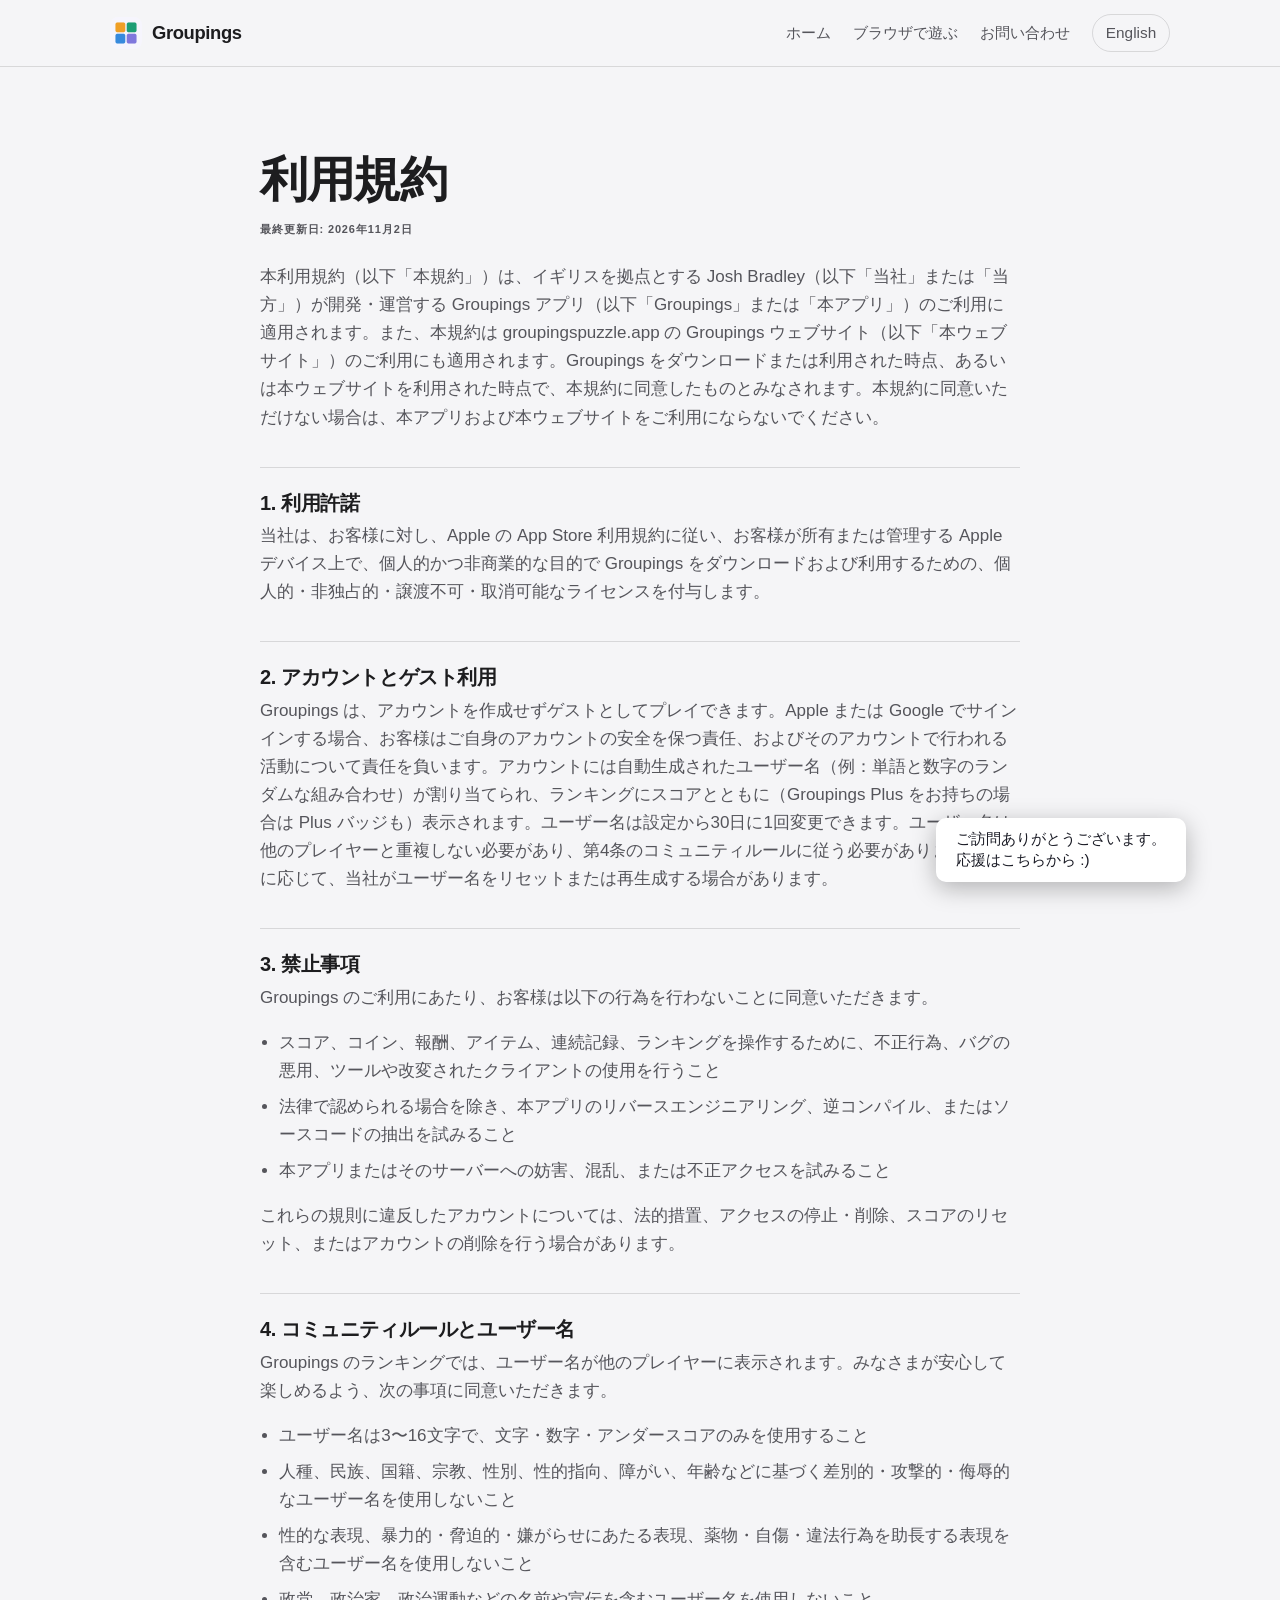
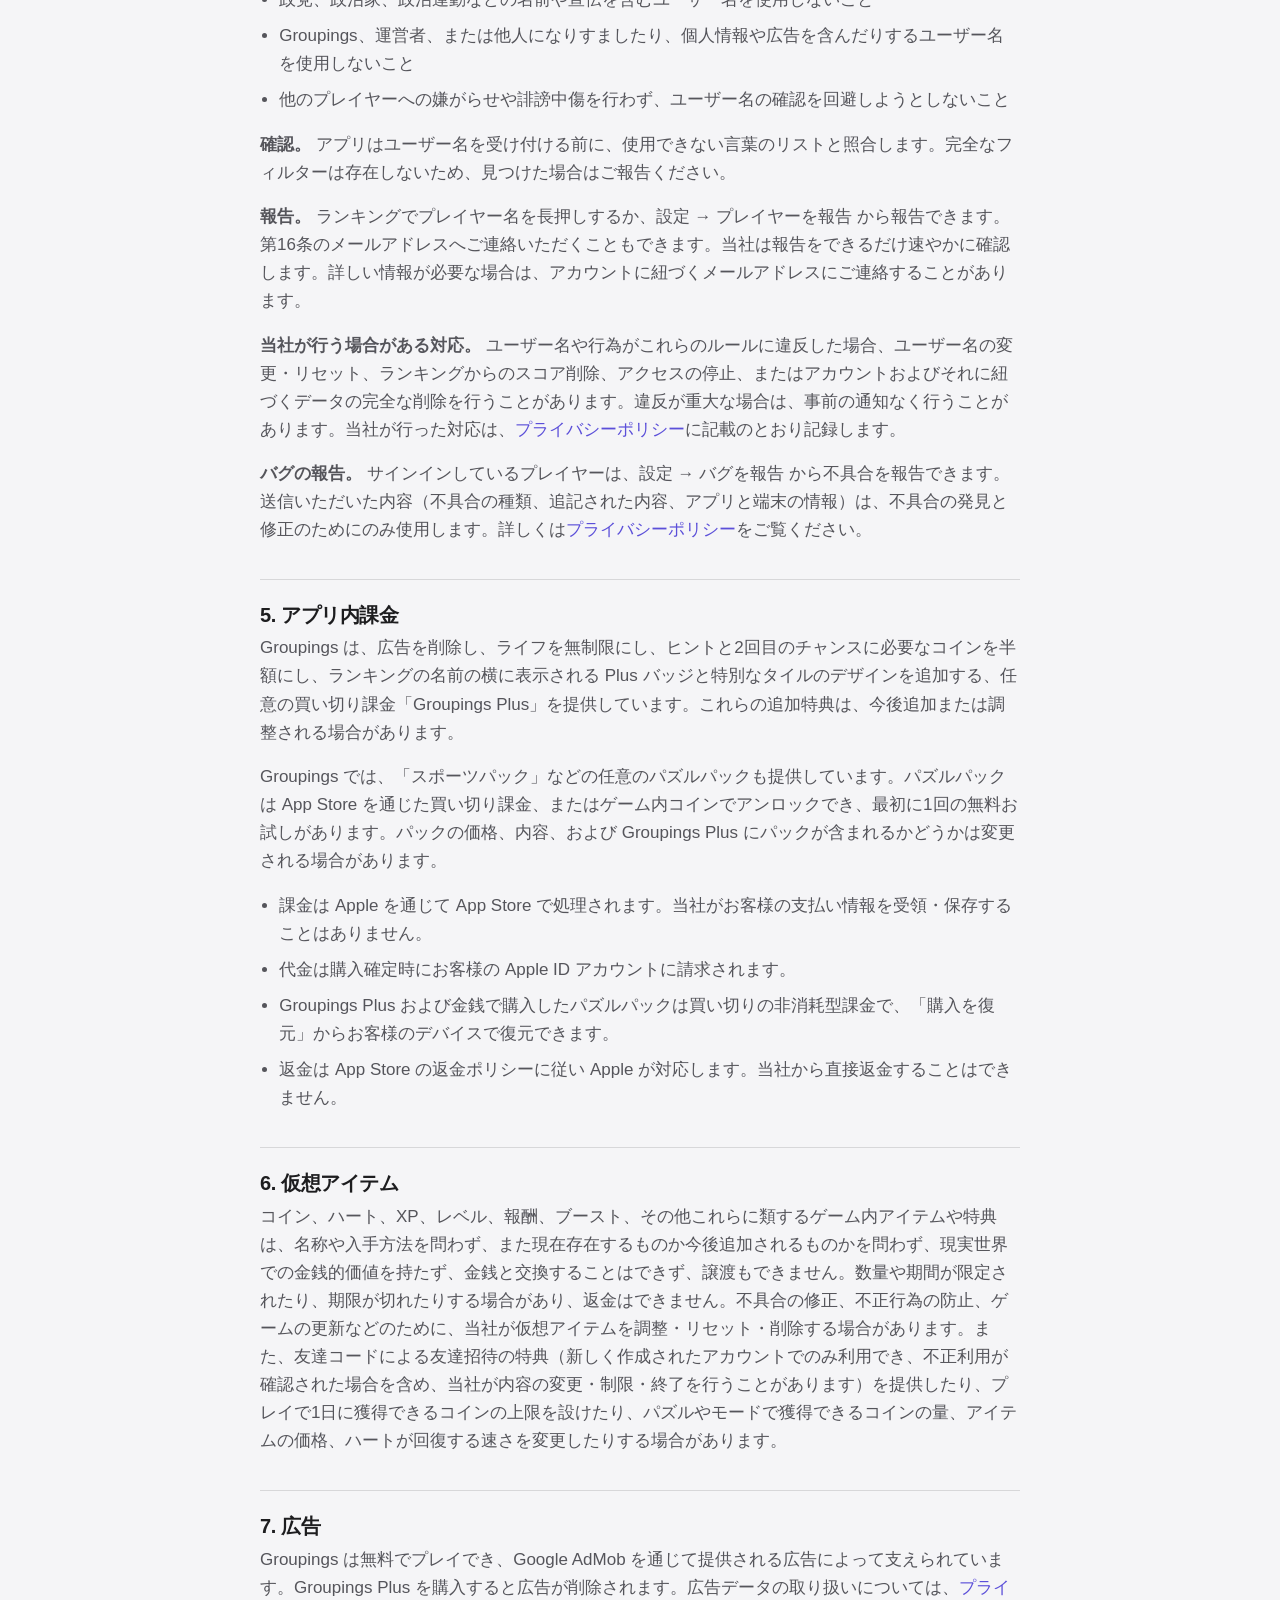
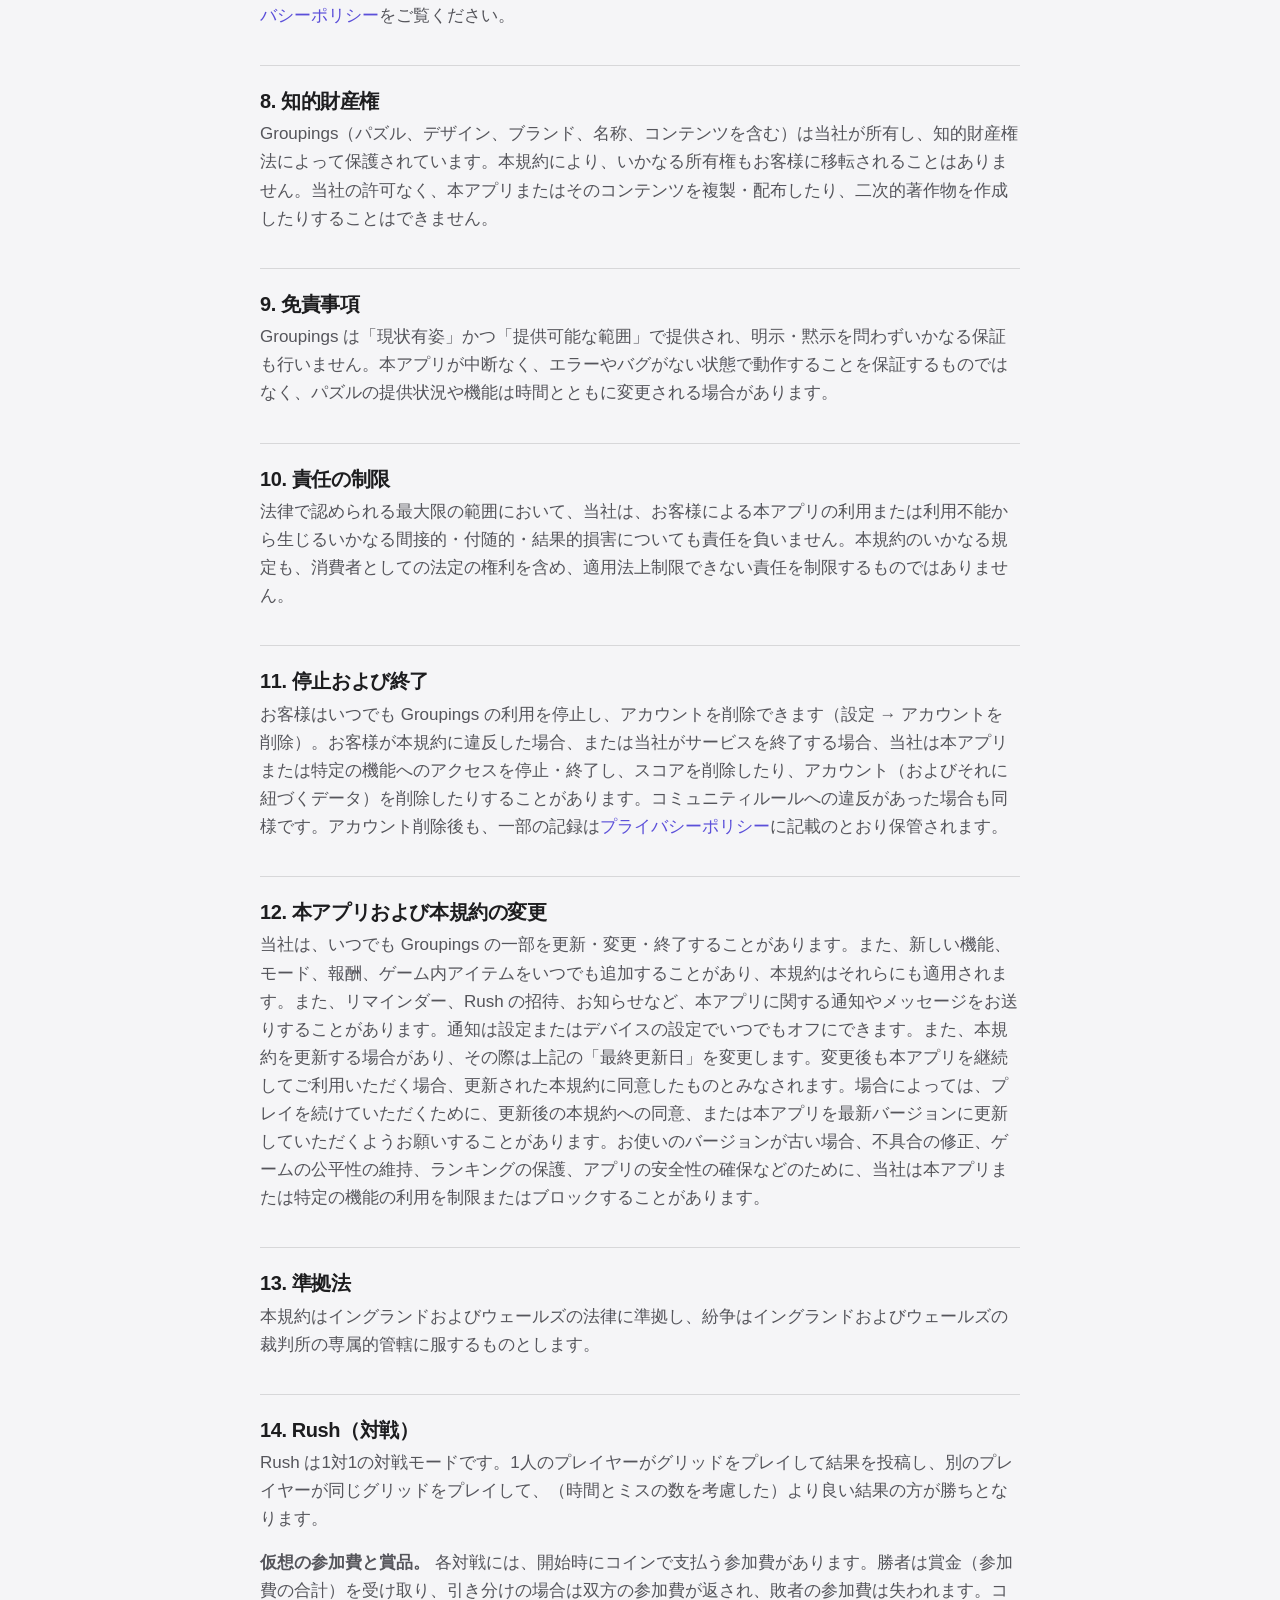
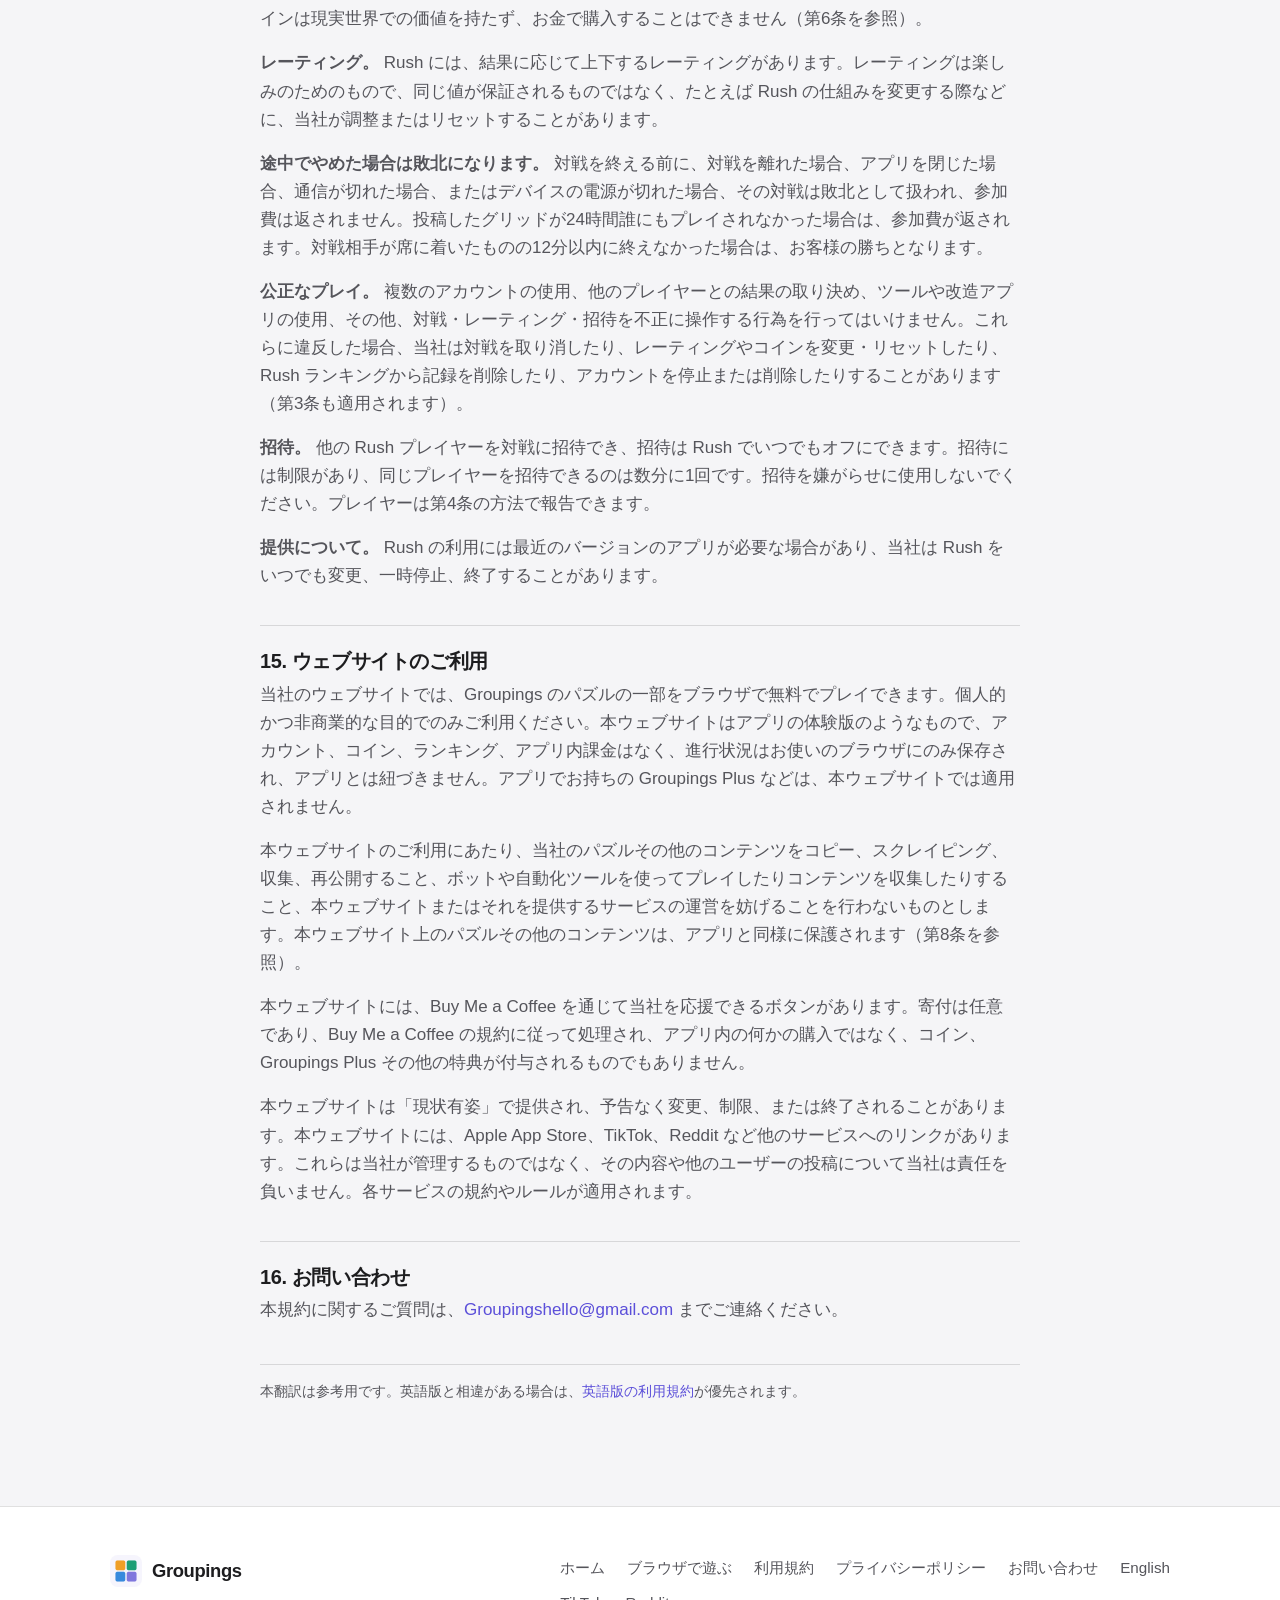
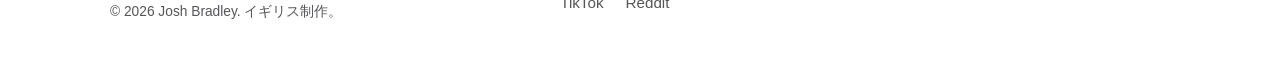
<file: ja/terms.html>
<!doctype html>
<html lang="ja">
<head>
  <meta charset="utf-8">
  <meta name="viewport" content="width=device-width, initial-scale=1">
  <title>利用規約 | Groupings</title>
  <meta name="description" content="Groupingsアプリの利用規約。">
  <link rel="canonical" href="https://groupingspuzzle.app/ja/terms.html">
  <link rel="alternate" hreflang="en" href="https://groupingspuzzle.app/terms.html">
  <link rel="alternate" hreflang="ja" href="https://groupingspuzzle.app/ja/terms.html">
  <meta name="apple-itunes-app" content="app-id=6804228009">
  <meta property="og:site_name" content="Groupings">
  <meta property="og:type" content="website">
  <meta property="og:locale" content="ja_JP">
  <meta property="og:title" content="利用規約 | Groupings">
  <meta property="og:description" content="Groupingsアプリの利用規約。">
  <meta property="og:url" content="https://groupingspuzzle.app/ja/terms.html">
  <meta property="og:image" content="https://groupingspuzzle.app/assets/img/social-card-ja.png">
  <meta property="og:image:width" content="1200">
  <meta property="og:image:height" content="630">
  <meta property="og:image:alt" content="Groupings, 毎日ひとつ、正直なパズル">
  <meta name="twitter:card" content="summary_large_image">
  <meta name="twitter:title" content="利用規約 | Groupings">
  <meta name="twitter:description" content="Groupingsアプリの利用規約。">
  <meta name="twitter:image" content="https://groupingspuzzle.app/assets/img/social-card-ja.png">
  <link rel="icon" href="/favicon.ico" sizes="any">
  <link rel="icon" type="image/png" sizes="32x32" href="/assets/img/favicon-32.png">
  <link rel="icon" type="image/png" sizes="192x192" href="/assets/img/favicon-192.png">
  <link rel="apple-touch-icon" href="/apple-touch-icon.png">
  <link rel="stylesheet" href="../assets/css/style.css?v=20261105a">
  <style>:root{--font-body:"Inter","Noto Sans JP",-apple-system,sans-serif;--font-head:"Poppins","Noto Sans JP",sans-serif;}</style>
</head>
<body>
  <header class="nav">
    <div class="wrap">
      <a class="brand" href="index.html"><img src="../assets/img/app-icon.png" alt="Groupings アイコン"> Groupings</a>
      <button class="nav-toggle" aria-label="メニュー" aria-expanded="false">
        <svg viewBox="0 0 24 24" fill="none" stroke="currentColor" stroke-width="2"><path d="M3 6h18M3 12h18M3 18h18" stroke-linecap="round"/></svg>
      </button>
      <nav class="nav-links">
        <a href="index.html">ホーム</a>
        <a href="play.html">ブラウザで遊ぶ</a>
        <a href="contact.html">お問い合わせ</a>
        <a class="lang-toggle" href="../terms.html" lang="en">English</a>
      </nav>
    </div>
  </header>

  <article class="legal">
    <h1>利用規約</h1>
    <p class="updated">最終更新日: 2026年11月2日</p>

    <p>本利用規約（以下「本規約」）は、イギリスを拠点とする Josh Bradley（以下「当社」または「当方」）が開発・運営する Groupings アプリ（以下「Groupings」または「本アプリ」）のご利用に適用されます。また、本規約は groupingspuzzle.app の Groupings ウェブサイト（以下「本ウェブサイト」）のご利用にも適用されます。Groupings をダウンロードまたは利用された時点、あるいは本ウェブサイトを利用された時点で、本規約に同意したものとみなされます。本規約に同意いただけない場合は、本アプリおよび本ウェブサイトをご利用にならないでください。</p>

    <h2>1. 利用許諾</h2>
    <p>当社は、お客様に対し、Apple の App Store 利用規約に従い、お客様が所有または管理する Apple デバイス上で、個人的かつ非商業的な目的で Groupings をダウンロードおよび利用するための、個人的・非独占的・譲渡不可・取消可能なライセンスを付与します。</p>

    <h2>2. アカウントとゲスト利用</h2>
    <p>Groupings は、アカウントを作成せずゲストとしてプレイできます。Apple または Google でサインインする場合、お客様はご自身のアカウントの安全を保つ責任、およびそのアカウントで行われる活動について責任を負います。アカウントには自動生成されたユーザー名（例：単語と数字のランダムな組み合わせ）が割り当てられ、ランキングにスコアとともに（Groupings Plus をお持ちの場合は Plus バッジも）表示されます。ユーザー名は設定から30日に1回変更できます。ユーザー名は他のプレイヤーと重複しない必要があり、第4条のコミュニティルールに従う必要があります。必要に応じて、当社がユーザー名をリセットまたは再生成する場合があります。</p>

    <h2>3. 禁止事項</h2>
    <p>Groupings のご利用にあたり、お客様は以下の行為を行わないことに同意いただきます。</p>
    <ul>
      <li>スコア、コイン、報酬、アイテム、連続記録、ランキングを操作するために、不正行為、バグの悪用、ツールや改変されたクライアントの使用を行うこと</li>
      <li>法律で認められる場合を除き、本アプリのリバースエンジニアリング、逆コンパイル、またはソースコードの抽出を試みること</li>
      <li>本アプリまたはそのサーバーへの妨害、混乱、または不正アクセスを試みること</li>
    </ul>
    <p>これらの規則に違反したアカウントについては、法的措置、アクセスの停止・削除、スコアのリセット、またはアカウントの削除を行う場合があります。</p>

    <h2 id="community">4. コミュニティルールとユーザー名</h2>
    <p>Groupings のランキングでは、ユーザー名が他のプレイヤーに表示されます。みなさまが安心して楽しめるよう、次の事項に同意いただきます。</p>
    <ul>
      <li>ユーザー名は3〜16文字で、文字・数字・アンダースコアのみを使用すること</li>
      <li>人種、民族、国籍、宗教、性別、性的指向、障がい、年齢などに基づく差別的・攻撃的・侮辱的なユーザー名を使用しないこと</li>
      <li>性的な表現、暴力的・脅迫的・嫌がらせにあたる表現、薬物・自傷・違法行為を助長する表現を含むユーザー名を使用しないこと</li>
      <li>政党、政治家、政治運動などの名前や宣伝を含むユーザー名を使用しないこと</li>
      <li>Groupings、運営者、または他人になりすましたり、個人情報や広告を含んだりするユーザー名を使用しないこと</li>
      <li>他のプレイヤーへの嫌がらせや誹謗中傷を行わず、ユーザー名の確認を回避しようとしないこと</li>
    </ul>
    <p><strong>確認。</strong> アプリはユーザー名を受け付ける前に、使用できない言葉のリストと照合します。完全なフィルターは存在しないため、見つけた場合はご報告ください。</p>
    <p><strong>報告。</strong> ランキングでプレイヤー名を長押しするか、設定 → プレイヤーを報告 から報告できます。第16条のメールアドレスへご連絡いただくこともできます。当社は報告をできるだけ速やかに確認します。詳しい情報が必要な場合は、アカウントに紐づくメールアドレスにご連絡することがあります。</p>
    <p><strong>当社が行う場合がある対応。</strong> ユーザー名や行為がこれらのルールに違反した場合、ユーザー名の変更・リセット、ランキングからのスコア削除、アクセスの停止、またはアカウントおよびそれに紐づくデータの完全な削除を行うことがあります。違反が重大な場合は、事前の通知なく行うことがあります。当社が行った対応は、<a href="privacy.html">プライバシーポリシー</a>に記載のとおり記録します。</p>

    <p><strong>バグの報告。</strong> サインインしているプレイヤーは、設定 → バグを報告 から不具合を報告できます。送信いただいた内容（不具合の種類、追記された内容、アプリと端末の情報）は、不具合の発見と修正のためにのみ使用します。詳しくは<a href="privacy.html">プライバシーポリシー</a>をご覧ください。</p>

    <h2>5. アプリ内課金</h2>
    <p>Groupings は、広告を削除し、ライフを無制限にし、ヒントと2回目のチャンスに必要なコインを半額にし、ランキングの名前の横に表示される Plus バッジと特別なタイルのデザインを追加する、任意の買い切り課金「Groupings Plus」を提供しています。これらの追加特典は、今後追加または調整される場合があります。</p>
    <p>Groupings では、「スポーツパック」などの任意のパズルパックも提供しています。パズルパックは App Store を通じた買い切り課金、またはゲーム内コインでアンロックでき、最初に1回の無料お試しがあります。パックの価格、内容、および Groupings Plus にパックが含まれるかどうかは変更される場合があります。</p>
    <ul>
      <li>課金は Apple を通じて App Store で処理されます。当社がお客様の支払い情報を受領・保存することはありません。</li>
      <li>代金は購入確定時にお客様の Apple ID アカウントに請求されます。</li>
      <li>Groupings Plus および金銭で購入したパズルパックは買い切りの非消耗型課金で、「購入を復元」からお客様のデバイスで復元できます。</li>
      <li>返金は App Store の返金ポリシーに従い Apple が対応します。当社から直接返金することはできません。</li>
    </ul>

    <h2>6. 仮想アイテム</h2>
    <p>コイン、ハート、XP、レベル、報酬、ブースト、その他これらに類するゲーム内アイテムや特典は、名称や入手方法を問わず、また現在存在するものか今後追加されるものかを問わず、現実世界での金銭的価値を持たず、金銭と交換することはできず、譲渡もできません。数量や期間が限定されたり、期限が切れたりする場合があり、返金はできません。不具合の修正、不正行為の防止、ゲームの更新などのために、当社が仮想アイテムを調整・リセット・削除する場合があります。また、友達コードによる友達招待の特典（新しく作成されたアカウントでのみ利用でき、不正利用が確認された場合を含め、当社が内容の変更・制限・終了を行うことがあります）を提供したり、プレイで1日に獲得できるコインの上限を設けたり、パズルやモードで獲得できるコインの量、アイテムの価格、ハートが回復する速さを変更したりする場合があります。</p>

    <h2>7. 広告</h2>
    <p>Groupings は無料でプレイでき、Google AdMob を通じて提供される広告によって支えられています。Groupings Plus を購入すると広告が削除されます。広告データの取り扱いについては、<a href="privacy.html">プライバシーポリシー</a>をご覧ください。</p>

    <h2>8. 知的財産権</h2>
    <p>Groupings（パズル、デザイン、ブランド、名称、コンテンツを含む）は当社が所有し、知的財産権法によって保護されています。本規約により、いかなる所有権もお客様に移転されることはありません。当社の許可なく、本アプリまたはそのコンテンツを複製・配布したり、二次的著作物を作成したりすることはできません。</p>

    <h2>9. 免責事項</h2>
    <p>Groupings は「現状有姿」かつ「提供可能な範囲」で提供され、明示・黙示を問わずいかなる保証も行いません。本アプリが中断なく、エラーやバグがない状態で動作することを保証するものではなく、パズルの提供状況や機能は時間とともに変更される場合があります。</p>

    <h2>10. 責任の制限</h2>
    <p>法律で認められる最大限の範囲において、当社は、お客様による本アプリの利用または利用不能から生じるいかなる間接的・付随的・結果的損害についても責任を負いません。本規約のいかなる規定も、消費者としての法定の権利を含め、適用法上制限できない責任を制限するものではありません。</p>

    <h2>11. 停止および終了</h2>
    <p>お客様はいつでも Groupings の利用を停止し、アカウントを削除できます（設定 → アカウントを削除）。お客様が本規約に違反した場合、または当社がサービスを終了する場合、当社は本アプリまたは特定の機能へのアクセスを停止・終了し、スコアを削除したり、アカウント（およびそれに紐づくデータ）を削除したりすることがあります。コミュニティルールへの違反があった場合も同様です。アカウント削除後も、一部の記録は<a href="privacy.html">プライバシーポリシー</a>に記載のとおり保管されます。</p>

    <h2>12. 本アプリおよび本規約の変更</h2>
    <p>当社は、いつでも Groupings の一部を更新・変更・終了することがあります。また、新しい機能、モード、報酬、ゲーム内アイテムをいつでも追加することがあり、本規約はそれらにも適用されます。また、リマインダー、Rush の招待、お知らせなど、本アプリに関する通知やメッセージをお送りすることがあります。通知は設定またはデバイスの設定でいつでもオフにできます。また、本規約を更新する場合があり、その際は上記の「最終更新日」を変更します。変更後も本アプリを継続してご利用いただく場合、更新された本規約に同意したものとみなされます。場合によっては、プレイを続けていただくために、更新後の本規約への同意、または本アプリを最新バージョンに更新していただくようお願いすることがあります。お使いのバージョンが古い場合、不具合の修正、ゲームの公平性の維持、ランキングの保護、アプリの安全性の確保などのために、当社は本アプリまたは特定の機能の利用を制限またはブロックすることがあります。</p>

    <h2>13. 準拠法</h2>
    <p>本規約はイングランドおよびウェールズの法律に準拠し、紛争はイングランドおよびウェールズの裁判所の専属的管轄に服するものとします。</p>

    <h2>14. Rush（対戦）</h2>
    <p>Rush は1対1の対戦モードです。1人のプレイヤーがグリッドをプレイして結果を投稿し、別のプレイヤーが同じグリッドをプレイして、（時間とミスの数を考慮した）より良い結果の方が勝ちとなります。</p>
    <p><strong>仮想の参加費と賞品。</strong> 各対戦には、開始時にコインで支払う参加費があります。勝者は賞金（参加費の合計）を受け取り、引き分けの場合は双方の参加費が返され、敗者の参加費は失われます。コインは現実世界での価値を持たず、お金で購入することはできません（第6条を参照）。</p>
    <p><strong>レーティング。</strong> Rush には、結果に応じて上下するレーティングがあります。レーティングは楽しみのためのもので、同じ値が保証されるものではなく、たとえば Rush の仕組みを変更する際などに、当社が調整またはリセットすることがあります。</p>
    <p><strong>途中でやめた場合は敗北になります。</strong> 対戦を終える前に、対戦を離れた場合、アプリを閉じた場合、通信が切れた場合、またはデバイスの電源が切れた場合、その対戦は敗北として扱われ、参加費は返されません。投稿したグリッドが24時間誰にもプレイされなかった場合は、参加費が返されます。対戦相手が席に着いたものの12分以内に終えなかった場合は、お客様の勝ちとなります。</p>
    <p><strong>公正なプレイ。</strong> 複数のアカウントの使用、他のプレイヤーとの結果の取り決め、ツールや改造アプリの使用、その他、対戦・レーティング・招待を不正に操作する行為を行ってはいけません。これらに違反した場合、当社は対戦を取り消したり、レーティングやコインを変更・リセットしたり、Rush ランキングから記録を削除したり、アカウントを停止または削除したりすることがあります（第3条も適用されます）。</p>
    <p><strong>招待。</strong> 他の Rush プレイヤーを対戦に招待でき、招待は Rush でいつでもオフにできます。招待には制限があり、同じプレイヤーを招待できるのは数分に1回です。招待を嫌がらせに使用しないでください。プレイヤーは第4条の方法で報告できます。</p>
    <p><strong>提供について。</strong> Rush の利用には最近のバージョンのアプリが必要な場合があり、当社は Rush をいつでも変更、一時停止、終了することがあります。</p>

    <h2>15. ウェブサイトのご利用</h2>
    <p>当社のウェブサイトでは、Groupings のパズルの一部をブラウザで無料でプレイできます。個人的かつ非商業的な目的でのみご利用ください。本ウェブサイトはアプリの体験版のようなもので、アカウント、コイン、ランキング、アプリ内課金はなく、進行状況はお使いのブラウザにのみ保存され、アプリとは紐づきません。アプリでお持ちの Groupings Plus などは、本ウェブサイトでは適用されません。</p>
    <p>本ウェブサイトのご利用にあたり、当社のパズルその他のコンテンツをコピー、スクレイピング、収集、再公開すること、ボットや自動化ツールを使ってプレイしたりコンテンツを収集したりすること、本ウェブサイトまたはそれを提供するサービスの運営を妨げることを行わないものとします。本ウェブサイト上のパズルその他のコンテンツは、アプリと同様に保護されます（第8条を参照）。</p>
    <p>本ウェブサイトには、Buy Me a Coffee を通じて当社を応援できるボタンがあります。寄付は任意であり、Buy Me a Coffee の規約に従って処理され、アプリ内の何かの購入ではなく、コイン、Groupings Plus その他の特典が付与されるものでもありません。</p>
    <p>本ウェブサイトは「現状有姿」で提供され、予告なく変更、制限、または終了されることがあります。本ウェブサイトには、Apple App Store、TikTok、Reddit など他のサービスへのリンクがあります。これらは当社が管理するものではなく、その内容や他のユーザーの投稿について当社は責任を負いません。各サービスの規約やルールが適用されます。</p>

    <h2>16. お問い合わせ</h2>
    <p>本規約に関するご質問は、<a href="mailto:Groupingshello@gmail.com">Groupingshello@gmail.com</a> までご連絡ください。</p>

    <p style="font-size:.85rem; margin-top:2.5rem; border-top:1px solid var(--border); padding-top:1rem;">本翻訳は参考用です。英語版と相違がある場合は、<a href="../terms.html">英語版の利用規約</a>が優先されます。</p>
  </article>

  <footer class="footer">
    <div class="wrap">
      <div>
        <a class="brand" href="index.html"><img src="../assets/img/app-icon.png" alt=""> Groupings</a>
        <small>© 2026 Josh Bradley. イギリス制作。</small>
      </div>
      <div class="footer-nav">
        <div class="footer-links">
          <a href="index.html">ホーム</a>
          <a href="play.html">ブラウザで遊ぶ</a>
          <a href="terms.html">利用規約</a>
          <a href="privacy.html">プライバシーポリシー</a>
          <a href="contact.html">お問い合わせ</a>
          <a href="../index.html" lang="en">English</a>
        </div>
        <div class="footer-links">
          <a href="https://www.tiktok.com/@groupings.4.word" target="_blank" rel="noopener me">TikTok</a>
          <a href="https://www.reddit.com/r/GroupingsPuzzle/" target="_blank" rel="noopener me">Reddit</a>
        </div>
      </div>
    </div>
  </footer>
  <script src="../assets/js/main.js?v=20261031j"></script>
  <script data-name="BMC-Widget" data-cfasync="false" src="https://cdnjs.buymeacoffee.com/1.0.0/widget.prod.min.js" data-id="JoshBradley" data-description="Support me on Buy me a coffee!" data-message="" data-color="#BD5FFF" data-position="Right" data-x_margin="18" data-y_margin="18"></script>
</body>
</html>
</file>
<file: assets/css/style.css>
/* ============================================================
   Groupings — site styles
   ============================================================ */

/* ---- Design tokens ---- */
:root {
  /* Brand (from app icon) */
  --orange: #efa230;
  --green:  #1e9e6e;
  --blue:   #3b86de;
  --purple: #8370d8;
  --indigo: #5b4fd9;   /* primary accent / links */
  --indigo-ink: #4a3fc4;
  --amber-ink: #b45309; /* text-safe amber on light surfaces */

  /* Light theme surfaces (Apple-style canvas) */
  --bg:        #f5f5f7;
  --bg-soft:   #ffffff;
  --bg-hero:   #f5f5f7;
  --card:      #ffffff;
  --border:    rgba(0, 0, 0, 0.12);
  --fg:        #1d1d1f;
  --fg-muted:  #55555b;
  --shadow:    0 1px 2px rgba(0, 0, 0, 0.06);
  --shadow-sm: 0 1px 1px rgba(0, 0, 0, 0.04);

  --radius:    18px;
  --radius-lg: 28px;
  --maxw:      1100px;

  --font-head: -apple-system, BlinkMacSystemFont, "SF Pro Display", "SF Pro Text", "Helvetica Neue", Helvetica, Arial, sans-serif;
  --font-body: -apple-system, BlinkMacSystemFont, "SF Pro Text", "SF Pro Display", "Helvetica Neue", Helvetica, Arial, sans-serif;
}

:root:not([data-theme="light"]) {
  @media (prefers-color-scheme: dark) {
    --bg:        #000000;
    --bg-soft:   #1c1c1e;
    --bg-hero:   #000000;
    --card:      #1c1c1e;
    --border:    rgba(255, 255, 255, 0.14);
    --fg:        #f5f5f7;
    --fg-muted:  #a1a1a6;
    --shadow:    0 1px 2px rgba(0, 0, 0, 0.5);
    --shadow-sm: 0 1px 1px rgba(0, 0, 0, 0.4);
    --indigo:    #9a92f5;
    --indigo-ink:#b1abff;
    --amber-ink: #f5b95a;
  }
}
:root[data-theme="dark"] {
  --bg:        #000000;
  --bg-soft:   #1c1c1e;
  --bg-hero:   #000000;
  --card:      #1c1c1e;
  --border:    rgba(255, 255, 255, 0.14);
  --fg:        #f5f5f7;
  --fg-muted:  #a1a1a6;
  --shadow:    0 1px 2px rgba(0, 0, 0, 0.5);
  --shadow-sm: 0 1px 1px rgba(0, 0, 0, 0.4);
  --indigo:    #9a92f5;
  --indigo-ink:#b1abff;
  --amber-ink: #f5b95a;
}

/* ---- Base ---- */
* { box-sizing: border-box; }
html { scroll-behavior: smooth; -webkit-text-size-adjust: 100%; }
body {
  margin: 0;
  font-family: var(--font-body);
  background: var(--bg);
  color: var(--fg);
  line-height: 1.65;
  font-size: 17px;
  -webkit-font-smoothing: antialiased;
  text-rendering: optimizeLegibility;
}
h1, h2, h3 { font-family: var(--font-head); line-height: 1.12; letter-spacing: -0.025em; margin: 0 0 .4em; }
h1 { font-size: clamp(2.3rem, 6vw, 3.8rem); font-weight: 800; }
h2 { font-size: clamp(1.7rem, 4vw, 2.6rem); font-weight: 700; }
h3 { font-size: 1.25rem; font-weight: 700; }
p  { margin: 0 0 1rem; color: var(--fg-muted); }
a  { color: var(--indigo); text-decoration: none; }
a:hover { text-decoration: underline; }
img { max-width: 100%; display: block; }
.accent { color: var(--indigo); }

.wrap { width: 100%; max-width: var(--maxw); margin: 0 auto; padding: 0 20px; }
.section { padding: clamp(40px, 6vw, 76px) 0; }
.section-soft { background: var(--bg-soft); }
.center { text-align: center; }
.eyebrow {
  font-family: var(--font-head); font-weight: 600; text-transform: uppercase;
  letter-spacing: .14em; font-size: .78rem; color: var(--indigo); margin-bottom: .6rem;
}
.lead { font-size: 1.18rem; max-width: 640px; }
.center .lead { margin-left: auto; margin-right: auto; }

/* ---- Buttons ---- */
.btn {
  display: inline-flex; align-items: center; gap: .55rem;
  font-family: var(--font-head); font-weight: 600; font-size: 1rem;
  padding: .85rem 1.5rem; border-radius: 999px; border: 0; cursor: pointer;
  background: var(--indigo); color: #fff; transition: transform .15s ease, box-shadow .15s ease;
  box-shadow: var(--shadow-sm);
}
.btn:hover { transform: translateY(-2px); text-decoration: none; box-shadow: var(--shadow); }
.btn-ghost { background: transparent; color: var(--fg); border: 1.5px solid var(--border); box-shadow: none; }

/* App Store badge */
.badge-appstore { display: inline-block; transition: transform .15s ease; }
.badge-appstore:hover { transform: translateY(-2px); text-decoration: none; }
.badge-appstore img { height: 56px; width: auto; }

/* ---- Nav ---- */
.nav {
  position: sticky; top: 0; z-index: 50;
  background: color-mix(in srgb, var(--bg) 86%, transparent);
  backdrop-filter: saturate(180%) blur(20px);
  -webkit-backdrop-filter: saturate(180%) blur(20px);
  border-bottom: 1px solid var(--border);
}
.nav .wrap { display: flex; align-items: center; gap: 18px; height: 66px; }
.brand { display: flex; align-items: center; gap: 10px; font-family: var(--font-head); font-weight: 700; font-size: 1.15rem; color: var(--fg); }
.brand:hover { text-decoration: none; }
.brand img { width: 32px; height: 32px; border-radius: 8px; }
.nav-links { display: flex; align-items: center; gap: 22px; margin-left: auto; }
.nav-links a { color: var(--fg-muted); font-weight: 500; font-size: .96rem; }
.nav-links a:hover, .nav-links a.active { color: var(--fg); text-decoration: none; }
.lang-toggle {
  font-family: var(--font-head); font-weight: 600; font-size: .85rem;
  border: 1.5px solid var(--border); border-radius: 999px; padding: .35rem .8rem; color: var(--fg);
}
.lang-toggle:hover { text-decoration: none; border-color: var(--indigo); color: var(--indigo); }
.nav-toggle { display: none; background: none; border: 0; cursor: pointer; margin-left: auto; padding: 8px; color: var(--fg); }
.nav-toggle svg { width: 26px; height: 26px; }

/* ---- Hero ---- */
.hero { background: var(--bg-hero); padding: clamp(40px, 7vw, 76px) 0 clamp(28px, 5vw, 52px); text-align: center; }
.hero-icon { width: 80px; height: 80px; border-radius: 20px; margin: 0 auto 22px; box-shadow: var(--shadow); }
.hero h1 { max-width: 14ch; margin-left: auto; margin-right: auto; }
.hero .lead { margin: 1rem auto 1.6rem; }
.hero-cta { display: flex; gap: 14px; justify-content: center; align-items: center; flex-wrap: wrap; }
.hero-shot { margin: 30px auto 0; max-width: 288px; }
.hero-shot img { border-radius: 26px; }

/* ---- Feature rows ---- */
.feature { display: grid; grid-template-columns: 1fr 1fr; gap: clamp(20px, 4vw, 52px); align-items: center; }
.feature + .feature { margin-top: clamp(28px, 4vw, 52px); }
.feature.reverse .feature-media { order: 2; }
.feature-media { display: flex; justify-content: center; }
.feature-media img { max-width: 258px; border-radius: 24px; filter: drop-shadow(0 16px 34px rgba(44,38,92,.16)); }
.feature-body .tag { display: inline-block; font-family: var(--font-head); font-weight: 600; font-size: .8rem; padding: .3rem .7rem; border-radius: 999px; margin-bottom: .9rem; }
.tag-daily   { color: var(--indigo); background: color-mix(in srgb, var(--indigo) 14%, transparent); }
.tag-levels  { color: var(--green);  background: color-mix(in srgb, var(--green) 15%, transparent); }
.tag-blitz   { color: var(--orange); background: color-mix(in srgb, var(--orange) 18%, transparent); }
.tag-endless { color: var(--blue);   background: color-mix(in srgb, var(--blue) 15%, transparent); }
.tag-sudden  { color: #d93636;       background: color-mix(in srgb, #d93636 14%, transparent); }
.tag-gauntlet{ color: var(--purple); background: color-mix(in srgb, var(--purple) 16%, transparent); }
.tag-board   { color: var(--purple); background: color-mix(in srgb, var(--purple) 16%, transparent); }

/* CSS phone frame (for raw JA screenshots) */
.phone { position: relative; width: 300px; max-width: 78vw; border-radius: 42px; padding: 11px; background: #0c0c12; box-shadow: var(--shadow); }
.phone::before { content:""; position:absolute; top:13px; left:50%; transform:translateX(-50%); width:95px; height:26px; background:#0c0c12; border-radius:0 0 16px 16px; z-index:2; }
.phone img { border-radius: 32px; display:block; }

/* ---- Modes grid ---- */
.grid { display: flex; flex-wrap: wrap; justify-content: center; gap: 18px; }
.grid > * { flex: 0 1 300px; max-width: 340px; }
.mode-card { background: var(--card); border: 1px solid var(--border); border-radius: var(--radius); padding: 24px; box-shadow: var(--shadow-sm); }
.mode-card .dot { width: 14px; height: 14px; border-radius: 5px; display: inline-block; margin-bottom: 12px; }
.mode-card h3 { margin-bottom: .3rem; }
.mode-card p { margin: 0; font-size: .96rem; }

/* ---- Plus section ---- */
.plus { background: linear-gradient(135deg, var(--indigo) 0%, var(--purple) 100%); color: #fff; border-radius: var(--radius-lg); padding: clamp(32px, 6vw, 60px); text-align: center; box-shadow: var(--shadow); }
.plus h2, .plus p { color: #fff; }
.plus p { opacity: .92; }
.plus-perks { display: flex; gap: 28px; justify-content: center; flex-wrap: wrap; margin: 22px 0 6px; }
.plus-perks span { font-family: var(--font-head); font-weight: 600; display: inline-flex; align-items: center; gap: .5rem; }

/* ---- Gallery ---- */
.gallery { display: flex; gap: 18px; overflow-x: auto; padding: 8px 20px 24px; scroll-snap-type: x mandatory; -webkit-overflow-scrolling: touch; }
.gallery::-webkit-scrollbar { height: 8px; }
.gallery::-webkit-scrollbar-thumb { background: var(--border); border-radius: 99px; }
.gallery img { height: 480px; width: auto; border-radius: 22px; scroll-snap-align: center; flex: 0 0 auto; box-shadow: var(--shadow-sm); }
.gallery .phone { flex: 0 0 auto; scroll-snap-align: center; }

/* ---- CTA band ---- */
.cta-band { text-align: center; }

/* ---- Footer ---- */
.footer { background: var(--bg-soft); border-top: 1px solid var(--border); padding: 48px 0 40px; }
.footer .wrap { display: flex; flex-wrap: wrap; gap: 24px; justify-content: space-between; align-items: flex-start; }
.footer .brand { margin-bottom: 10px; }
.footer-links { display: flex; flex-wrap: wrap; gap: 10px 22px; }
.footer-links a { color: var(--fg-muted); font-size: .95rem; }

.footer-nav { display: flex; flex-direction: column; gap: 10px; }
.footer small { color: var(--fg-muted); display: block; margin-top: 14px; font-size: .86rem; }

/* ---- Legal (terms / privacy) ---- */
.legal { max-width: 800px; margin: 0 auto; padding: clamp(48px, 7vw, 86px) 20px; }
.legal h1 { font-size: clamp(2rem, 5vw, 3rem); }
.legal .updated { color: var(--fg-muted); font-size: .95rem; margin-top: -.4rem; margin-bottom: 2rem; }
.legal h2 { font-size: 1.4rem; margin-top: 2.2rem; }
.legal p, .legal li { color: var(--fg-muted); }
.legal ul { padding-left: 1.2rem; }
.legal li { margin-bottom: .5rem; }
.legal a { word-break: break-word; }

/* ---- Contact ---- */
.contact-card { max-width: 560px; margin: 0 auto; background: var(--card); border: 1px solid var(--border); border-radius: var(--radius-lg); padding: clamp(28px, 5vw, 48px); box-shadow: var(--shadow); text-align: center; }
.contact-email { font-family: var(--font-head); font-weight: 700; font-size: 1.3rem; margin: 18px 0; word-break: break-word; }

/* ---- Responsive ---- */
@media (max-width: 760px) {
  body { font-size: 16px; }
  .nav-links { position: fixed; inset: 66px 0 auto 0; flex-direction: column; align-items: flex-start; gap: 0; background: var(--bg); border-bottom: 1px solid var(--border); padding: 8px 20px 18px; transform: translateY(-120%); transition: transform .25s ease; box-shadow: var(--shadow); }
  .nav-links.open { transform: translateY(0); }
  .nav-links a { padding: 12px 0; width: 100%; font-size: 1.05rem; }
  .nav-links .lang-toggle { margin-top: 8px; display: inline-block; width: auto; }
  .nav-toggle { display: inline-flex; }
  .feature { grid-template-columns: 1fr; gap: 14px; text-align: center; }
  .feature.reverse .feature-media { order: 0; }
  .feature-media img { max-width: 220px; margin-left: auto; margin-right: auto; }
  .feature-body .tag { margin-left: auto; margin-right: auto; }
  .feature-body { display: flex; flex-direction: column; align-items: center; }
  .feature-body p { max-width: 42ch; }
  .plus-perks { gap: 10px 20px; }
  .grid > * { flex: 1 1 100%; max-width: 420px; }
}
@media (prefers-reduced-motion: reduce) { * { scroll-behavior: auto; transition: none !important; } }

/* ---- Press kit ---- */
.facts { display: grid; grid-template-columns: max-content 1fr; gap: 10px 22px; margin: 0 0 1.5rem; }
.facts dt { font-family: var(--font-head); font-weight: 600; color: var(--fg); }
.facts dd { margin: 0; color: var(--fg-muted); }
.press-assets { display: grid; grid-template-columns: repeat(auto-fill, minmax(120px, 1fr)); gap: 14px; margin: 1rem 0 1.5rem; }
.press-assets img { width: 100%; border-radius: 14px; box-shadow: var(--shadow-sm); }
@media (max-width: 760px) { .facts { grid-template-columns: 1fr; gap: 2px; } .facts dd { margin-bottom: 10px; } }

/* ---- What's new banner + sheet ---- */
.whatsnew-bar { display: flex; align-items: center; justify-content: center; gap: 10px; width: 100%; padding: 11px 16px; border: 0; cursor: pointer; font: inherit; font-weight: 600; font-size: .94rem; color: #fff; background: linear-gradient(90deg, #4a3fc4, #7a63e8); }
.whatsnew-bar:hover { filter: brightness(1.06); }
.whatsnew-bar .pill { background: rgba(255,255,255,.22); border-radius: 999px; padding: 2px 10px; font-size: .78rem; letter-spacing: .02em; }
.whatsnew-bar .chev { opacity: .85; }
.whatsnew-sheet { border: 0; padding: 0; width: min(560px, calc(100% - 32px)); max-height: min(86vh, 760px); border-radius: 24px; background: var(--card); color: var(--fg); box-shadow: 0 30px 80px rgba(0,0,0,.35); overflow: hidden; }
.whatsnew-sheet::backdrop { background: rgba(14, 12, 39, .55); backdrop-filter: blur(3px); }
.whatsnew-sheet[open] { display: flex; flex-direction: column; animation: sheet-in .28s ease; }
@keyframes sheet-in { from { transform: translateY(24px); opacity: 0; } to { transform: none; opacity: 1; } }
.whatsnew-head { display: flex; align-items: flex-start; gap: 12px; padding: 22px 24px 14px; border-bottom: 1px solid var(--border); }
.whatsnew-head h2 { margin: 0; font-size: 1.35rem; }
.whatsnew-head p { margin: 4px 0 0; color: var(--fg-muted); font-size: .92rem; }
.whatsnew-close { margin-left: auto; background: var(--bg-soft); border: 0; width: 34px; height: 34px; border-radius: 50%; cursor: pointer; color: var(--fg); font-size: 1.1rem; line-height: 1; flex: none; }
.whatsnew-body { overflow-y: auto; padding: 8px 24px 24px; }
.whatsnew-body h3 { margin: 18px 0 6px; font-size: 1rem; color: var(--indigo); }
.whatsnew-body ul { margin: 0; padding-left: 1.1rem; }
.whatsnew-body li { margin: 6px 0; color: var(--fg-muted); font-size: .96rem; }
.whatsnew-body li strong { color: var(--fg); }
@media (max-width: 640px) {
  .whatsnew-bar { font-size: .88rem; padding: 10px 12px; }
  .whatsnew-sheet { width: 100%; max-width: 100%; margin: auto 0 0; border-radius: 24px 24px 0 0; max-height: 88vh; }
  .whatsnew-sheet[open] { animation: sheet-up .3s ease; }
  @keyframes sheet-up { from { transform: translateY(100%); } to { transform: none; } }
}

/* Weekend double-coins banner (Saturdays and Sundays only) */
.weekend-bar { display: flex; align-items: center; justify-content: center; gap: 10px; width: 100%; padding: 10px 16px; font-weight: 700; font-size: .94rem; color: #3b2a00; background: linear-gradient(90deg, #f6b73c, #f9d36b); text-align: center; }
.weekend-bar[hidden] { display: none; }
@media (max-width: 640px) { .weekend-bar { font-size: .88rem; padding: 9px 12px; } }

/* whatsnew dvh: size the sheet to the visible screen on phones whose toolbars come and go */
@supports (height: 100dvh) {
  .whatsnew-sheet { max-height: min(86dvh, 760px); }
  @media (max-width: 640px) { .whatsnew-sheet { max-height: calc(100dvh - 80px); } }
}

/* ---- Hero: coloured tiles either side of the headline ---- */
.hero { position: relative; overflow: hidden; }
.hero::before, .hero::after {
  content: ""; position: absolute; top: 0; bottom: 0; width: min(24vw, 320px); pointer-events: none; opacity: .95;
  background-repeat: no-repeat; background-size: contain; background-position: center top;
}
.hero::before { left: 0; background-image: url("data:image/svg+xml,%3Csvg xmlns='http://www.w3.org/2000/svg' viewBox='0 0 200 520'%3E%3Cg%3E%3Crect x='22' y='40' width='74' height='74' rx='18' fill='%23fcd040' transform='rotate(-12 59 77)'/%3E%3Crect x='96' y='150' width='56' height='56' rx='15' fill='%2350c488' transform='rotate(10 124 178)'/%3E%3Crect x='14' y='250' width='86' height='86' rx='20' fill='%2350a4f8' transform='rotate(8 57 293)'/%3E%3Crect x='104' y='370' width='60' height='60' rx='16' fill='%23a878f4' transform='rotate(-14 134 400)'/%3E%3Crect x='30' y='450' width='44' height='44' rx='12' fill='%23efa230' transform='rotate(16 52 472)'/%3E%3C/g%3E%3C/svg%3E"); }
.hero::after { right: 0; background-image: url("data:image/svg+xml,%3Csvg xmlns='http://www.w3.org/2000/svg' viewBox='0 0 200 520'%3E%3Cg%3E%3Crect x='104' y='30' width='60' height='60' rx='16' fill='%2350a4f8' transform='rotate(12 134 60)'/%3E%3Crect x='20' y='120' width='84' height='84' rx='20' fill='%23a878f4' transform='rotate(-9 62 162)'/%3E%3Crect x='112' y='260' width='52' height='52' rx='14' fill='%23fcd040' transform='rotate(14 138 286)'/%3E%3Crect x='28' y='340' width='76' height='76' rx='18' fill='%2350c488' transform='rotate(-8 66 378)'/%3E%3Crect x='110' y='450' width='56' height='56' rx='15' fill='%23e0566a' transform='rotate(10 138 478)'/%3E%3C/g%3E%3C/svg%3E"); }
.hero .wrap { position: relative; z-index: 1; }
@media (max-width: 900px) { .hero::before, .hero::after { width: 84px; opacity: .8; } }

/* ---- Tags for the 2.2 features ---- */
.tag-journey { color: var(--indigo); background: color-mix(in srgb, var(--indigo) 14%, transparent); }
.tag-fog     { color: #8b9bb0;       background: color-mix(in srgb, #64748b 18%, transparent); }
.tag-rush    { color: #c2185b;       background: color-mix(in srgb, #c2185b 14%, transparent); }

/* ---- Note beside the Buy Me a Coffee button ---- */
.coffee-note {
  position: fixed; right: 94px; bottom: 18px; height: 64px; z-index: 9000; max-width: min(250px, calc(100vw - 120px));
  display: flex; align-items: center; padding: 0 20px; cursor: pointer;
  background: #fff; color: #1a1b25; border-radius: 10px; box-shadow: 0 6px 24px rgba(0, 0, 0, .28);
  font: 500 .95rem/1.35 var(--font-body);
  opacity: 0; transform: translateX(24px); transition: opacity .35s ease, transform .35s ease;
}
.coffee-note.show { opacity: 1; transform: none; }
@media (max-width: 420px) { .coffee-note { padding: 0 14px; font-size: .88rem; } }
@media (prefers-reduced-motion: reduce) { .coffee-note { transition: opacity .2s ease; transform: none; } }

/* ---- Editorial refresh, shared by every page ---- */
:root {
  --ease: cubic-bezier(0.32, 0.72, 0, 1);
  --hair: var(--border);
  --glass: color-mix(in srgb, var(--bg) 72%, transparent);
  --surface: var(--card);
}

/* Small uppercase labels */
.label, .eyebrow {
  font-family: var(--font-head); font-size: 11px; font-weight: 600; letter-spacing: 0.08em;
  text-transform: uppercase; color: var(--fg-muted); margin: 0 0 14px;
}
.label.amber { color: var(--amber-ink); }

/* ---- Existing banners restyled ---- */
.whatsnew-bar { background: var(--fg); color: var(--bg); font-weight: 600; }
.whatsnew-bar .pill { background: color-mix(in srgb, var(--bg) 22%, transparent); letter-spacing: .02em; }
.weekend-bar { background: #f7c948; color: #231a00; }
.footer { background: var(--bg-soft); }
.nav { border-bottom: 1px solid var(--hair); }
.brand { letter-spacing: -0.02em; }
.btn { box-shadow: none; }
.btn:hover { box-shadow: none; transform: none; opacity: .9; }
.btn-ghost { border: 1px solid var(--hair); }
.badge-appstore { transition: opacity .2s var(--ease), transform .2s var(--ease); }
.badge-appstore:hover { transform: none; opacity: .85; }
.badge-appstore:active { transform: scale(.97); }
.whatsnew-sheet { box-shadow: none; border: 1px solid var(--hair); background: color-mix(in srgb, var(--card) 92%, transparent); backdrop-filter: blur(20px); -webkit-backdrop-filter: blur(20px); }
.whatsnew-close { background: color-mix(in srgb, var(--fg) 10%, transparent); }

/* Visible focus (WCAG 2.2 AA) */
:where(a, button, [tabindex]):focus-visible { outline: 3px solid var(--indigo); outline-offset: 3px; border-radius: 8px; }
.tile:focus-visible { outline-offset: 2px; }


/* Legal pages, contact, press */
.legal h1 { font-weight: 700; letter-spacing: -0.03em; }
.legal h2 { border-top: 1px solid var(--hair); padding-top: 1.5rem; font-size: 1.25rem; letter-spacing: -0.02em; }
.legal .updated { font-size: 11px; letter-spacing: .08em; text-transform: uppercase; font-weight: 600; margin-bottom: 1.6rem; }
.contact-card { border-radius: 22px; box-shadow: none; background: var(--glass); -webkit-backdrop-filter: saturate(180%) blur(20px); backdrop-filter: saturate(180%) blur(20px); }
.contact-email { font-weight: 600; letter-spacing: -0.02em; }
.facts { border-top: 1px solid var(--hair); gap: 0 22px; }
.facts dt, .facts dd { padding: 11px 0; border-bottom: 1px solid var(--hair); }
.press-assets img { box-shadow: none; border: 1px solid var(--hair); }
.footer { border-top: 1px solid var(--hair); }
h1 { letter-spacing: -0.03em; }
html[lang="ja"] .label, html[lang="ja"] .eyebrow { letter-spacing: 0.04em; }

/* ---- What's new sheet: its own fresh palette, light and dark (does not touch the rest of the site) ---- */
.whatsnew-sheet {
  --wn-accent: #0f766e; --wn-accent-soft: #e6f4f1; --wn-line: rgba(15, 23, 42, .08);
  --wn-head: linear-gradient(180deg, #f0faf8 0%, transparent 100%);
}
@media (prefers-color-scheme: dark) {
  :root:not([data-theme="light"]) .whatsnew-sheet {
    --wn-accent: #5eead4; --wn-accent-soft: rgba(94, 234, 212, .12); --wn-line: rgba(255, 255, 255, .09);
    --wn-head: linear-gradient(180deg, rgba(94, 234, 212, .10) 0%, transparent 100%);
  }
}
:root[data-theme="dark"] .whatsnew-sheet {
  --wn-accent: #5eead4; --wn-accent-soft: rgba(94, 234, 212, .12); --wn-line: rgba(255, 255, 255, .09);
  --wn-head: linear-gradient(180deg, rgba(94, 234, 212, .10) 0%, transparent 100%);
}
.whatsnew-sheet::backdrop { background: rgba(8, 10, 14, .55); }
.whatsnew-sheet { border-color: var(--wn-line); }
.whatsnew-head { background: var(--wn-head); border-bottom-color: var(--wn-line); }
.whatsnew-head h2 { letter-spacing: -0.02em; }
.whatsnew-close:hover { background: var(--wn-accent-soft); color: var(--wn-accent); }
.whatsnew-body h3 {
  display: flex; align-items: center; gap: 9px; margin: 22px 0 8px; color: var(--fg);
  font-size: .95rem; font-weight: 700; letter-spacing: -0.01em;
}
.whatsnew-body h3::before {
  content: ""; width: 8px; height: 8px; border-radius: 50%; flex: none;
  background: var(--wn-accent); box-shadow: 0 0 0 4px var(--wn-accent-soft);
}
.whatsnew-body ul { list-style: none; padding-left: 17px; border-left: 2px solid var(--wn-line); margin-left: 3px; }
.whatsnew-body li { padding-left: 4px; }
.whatsnew-sheet :where(button):focus-visible { outline-color: var(--wn-accent); }

/* ---- Contact card: same fresh accent as the What's new sheet, light and dark ---- */
.contact-card { --ct-accent: #0f766e; --ct-ink: #ffffff; }
@media (prefers-color-scheme: dark) {
  :root:not([data-theme="light"]) .contact-card { --ct-accent: #5eead4; --ct-ink: #04201c; }
}
:root[data-theme="dark"] .contact-card { --ct-accent: #5eead4; --ct-ink: #04201c; }
.contact-card .contact-email a { color: var(--ct-accent); }
.contact-card .btn { background: var(--ct-accent); color: var(--ct-ink); }
.contact-card :where(a, button):focus-visible { outline-color: var(--ct-accent); }
</file>
<file: assets/css/play.css>
/* ============================================================
   Groupings: play in the browser
   ============================================================ */
:root {
  --g0: #f7c948; --g1: #34c58a; --g2: #5aa9f5; --g3: #9b8af2;   /* the four group colours, as in the app */
  --ink: #1d1d1f;
  --tile: color-mix(in srgb, var(--fg) 8%, var(--card)); --tile-hi: color-mix(in srgb, var(--fg) 13%, var(--card)); --tile-text: var(--fg);
}

.play-hero { background: var(--bg-hero); padding: clamp(28px, 5vw, 48px) 0 8px; text-align: center; }
.play-hero h1 { font-size: clamp(2rem, 5vw, 3rem); font-weight: 700; max-width: 18ch; margin: 0 auto .35em; }
.play-hero .lead { margin: 0 auto 8px; font-size: 1.05rem; }

.game { max-width: 520px; margin: 0 auto; padding: 8px 16px 40px; }

/* mode picker: rectangles, like the app's mode cards */
[hidden] { display: none !important; }
.modes { display: grid; grid-template-columns: repeat(6, 1fr); gap: 8px; padding: 14px 0 10px; }
.mode {
  grid-column: span 2; text-align: left; border: 1px solid var(--hair); background: var(--card); color: var(--fg);
  border-radius: 14px; padding: 10px 11px; cursor: pointer; display: flex; flex-direction: column; gap: 2px; min-height: 58px;
  transition: border-color .15s ease, background .15s ease;
}
.mode { grid-column: span 3; }   /* two per row: Daily and Practice, then the four run modes */
.mode { min-width: 0; }
.mode b { font: 700 .92rem var(--font-head); display: flex; align-items: center; gap: .45rem; line-height: 1.2; }
.mode b i { width: 10px; height: 10px; border-radius: 3px; display: inline-block; flex: 0 0 auto; }
.mode span { font-size: .74rem; color: var(--fg-muted); line-height: 1.25; }
.mode:hover { border-color: var(--fg-muted); }
.mode[aria-current="true"] { border-color: var(--fg); box-shadow: 0 0 0 1px var(--fg); }
@media (max-width: 440px) { .mode { padding: 9px 9px; } .mode b { font-size: .8rem; gap: .35rem; } .mode span { font-size: .68rem; } }
.diffs { display: grid; grid-template-columns: repeat(4, 1fr); gap: 6px; padding: 0 0 10px; }
.seg {
  border: 1px solid var(--hair); background: var(--card); color: var(--fg-muted); font: 600 .86rem var(--font-head);
  padding: .55rem .3rem; border-radius: 10px; cursor: pointer;
}
.seg[aria-current="true"] { background: var(--fg); border-color: var(--fg); color: var(--bg); }
button:focus { outline: none; }
button:focus-visible { outline: 3px solid var(--indigo); outline-offset: 2px; }

.board-meta { display: flex; align-items: center; justify-content: space-between; gap: 10px; margin: 6px 2px 12px; min-height: 30px; }
.diff { font: 600 .78rem var(--font-head); padding: .3rem .7rem; border-radius: 999px; color: var(--indigo); background: color-mix(in srgb, var(--indigo) 14%, transparent); }
.diff.easy { color: color-mix(in srgb, var(--green) 60%, var(--fg)); background: color-mix(in srgb, var(--green) 15%, transparent); }
.diff.medium { color: color-mix(in srgb, var(--blue) 65%, var(--fg)); background: color-mix(in srgb, var(--blue) 15%, transparent); }
.diff.hard { color: var(--amber-ink); background: color-mix(in srgb, var(--orange) 18%, transparent); }
.diff.expert { color: #b42318; background: color-mix(in srgb, #d93636 14%, transparent); }
.diff.run-blitz { color: var(--amber-ink); background: color-mix(in srgb, var(--orange) 18%, transparent); }
.diff.run-endless { color: color-mix(in srgb, var(--blue) 65%, var(--fg)); background: color-mix(in srgb, var(--blue) 15%, transparent); }
.diff.run-gauntlet { color: #a3307a; background: color-mix(in srgb, #c2418f 14%, transparent); }
.diff.run-sudden { color: #b42318; background: color-mix(in srgb, #d93636 14%, transparent); }
.snd { border: 0; background: none; color: var(--fg-muted); font: 600 .85rem var(--font-body); cursor: pointer; padding: .3rem .5rem; border-radius: 8px; }
.snd:hover { color: var(--fg); }

/* the grid */
.board { display: grid; gap: 8px; }
.row { display: grid; grid-template-columns: repeat(4, 1fr); gap: 8px; }
.tile {
  appearance: none; border: 1px solid var(--hair); cursor: pointer; font-family: var(--font-head); font-weight: 600; text-transform: uppercase;
  /* the size follows the word's length and the tile's width, so long words fit whole instead of breaking */
  font-size: clamp(.55rem, calc((min(100vw, 520px) - 56px) / 4 * .86 / (var(--len, 6) * .72)), 1.05rem);
  background: var(--tile); color: var(--tile-text); border-radius: 14px; min-height: 68px; padding: 6px 4px;
  line-height: 1.15; word-break: normal; overflow-wrap: normal; hyphens: none; letter-spacing: .01em;
  transition: transform .22s var(--ease), background .22s var(--ease), color .22s var(--ease); -webkit-tap-highlight-color: transparent;
}
html[lang="ja"] .tile { font-size: clamp(.72rem, 3.4vw, 1rem); overflow-wrap: anywhere; }
html[lang="ja"] .tile.sm { font-size: clamp(.64rem, 2.7vw, .85rem); }
.tile:hover { background: var(--tile-hi); }
.tile:active { transform: scale(.96); }
.tile[aria-pressed="true"] { background: var(--fg); color: var(--bg); border-color: var(--fg); transform: scale(.96); }
.tile.pop { animation: pop .3s ease; }
.tile.shake { animation: shake .45s ease; background: #e0566a; color: #fff; }
.tile.enter { animation: enter .35s ease backwards; animation-delay: calc(var(--i, 0) * 18ms); }
@keyframes pop { 50% { transform: scale(1.09); } }
@keyframes shake { 20%, 60% { transform: translateX(-8px); } 40%, 80% { transform: translateX(8px); } }
@keyframes enter { from { opacity: 0; transform: scale(.7); } }

.band {
  border-radius: 14px; padding: 12px 10px; text-align: center; color: var(--ink); min-height: 68px;
  display: flex; flex-direction: column; justify-content: center;
}
.band.new { animation: band .4s cubic-bezier(.2, 1.4, .4, 1); }
.band b { font: 800 clamp(.88rem, 3.4vw, 1.05rem) var(--font-head); letter-spacing: .02em; }
.band span { font-size: clamp(.72rem, 2.8vw, .85rem); opacity: .85; font-weight: 600; }
.band.t0 { background: var(--g0); } .band.t1 { background: var(--g1); } .band.t2 { background: var(--g2); } .band.t3 { background: var(--g3); }
.band.missed { opacity: .75; }
@keyframes band { from { opacity: 0; transform: scale(.85); } }

.msg { text-align: center; min-height: 26px; margin: 12px 0 2px; font: 600 .95rem var(--font-head); color: var(--fg-muted); }
.msg.good { color: #12744f; } .msg.bad { color: #b42318; }
.lives { display: flex; justify-content: center; align-items: center; gap: 8px; margin: 4px 0 14px; font-size: .85rem; color: var(--fg-muted); }
.lives i { width: 12px; height: 12px; border-radius: 50%; background: var(--fg); display: inline-block; transition: background .2s, transform .2s; }
.lives i.gone { background: var(--border); transform: scale(.8); }

.controls { display: flex; gap: 10px; justify-content: center; flex-wrap: wrap; }
.controls .btn { padding: .7rem 1.3rem; font-size: .95rem; }
.controls .btn[disabled] { opacity: .45; cursor: default; transform: none; box-shadow: none; }

/* result panel */
.result { margin-top: 22px; text-align: center; background: var(--card); border: 1px solid var(--border); border-radius: var(--radius-lg); padding: 26px 20px; box-shadow: var(--shadow-sm); animation: band .5s ease; }
.result h2 { font-size: 1.6rem; margin-bottom: .2em; }
.result .actions { display: flex; gap: 10px; justify-content: center; flex-wrap: wrap; margin: 6px 0 16px; }
.cta-card { border-top: 1px solid var(--border); margin-top: 8px; padding-top: 18px; }
.cta-card p { margin: 0 0 12px; font-size: .95rem; }
.cta-card .badge-appstore img { height: 48px; }

.noscript { text-align: center; padding: 30px 20px; }

#confetti { position: fixed; inset: 0; width: 100%; height: 100%; pointer-events: none; z-index: 80; }
@media (prefers-reduced-motion: reduce) {
  .tile, .tile.pop, .tile.shake, .tile.enter, .band.new, .result { animation: none; transition: none; }
}

@media (max-width: 480px) {
  .controls #sub { order: -1; flex: 1 0 100%; justify-content: center; }
}

/* runs: clock, score, intro */
.hud { display: flex; align-items: center; justify-content: space-between; gap: 12px; margin: 2px 2px 12px; position: relative; min-height: 44px; }
.clock { font: 800 2rem var(--font-head); letter-spacing: -.01em; font-variant-numeric: tabular-nums; }
.clock.low { color: #d93636; }
.cleared { font-size: .95rem; color: var(--fg-muted); margin-left: auto; }
.cleared b { color: var(--fg); font-size: 1.15rem; }
.flash { position: absolute; left: 110px; top: 4px; font: 800 1.1rem var(--font-head); animation: flash .9s ease forwards; }
.flash.gain { color: var(--green); } .flash.loss { color: #d93636; }
@keyframes flash { from { opacity: 0; transform: translateY(8px); } 20% { opacity: 1; } to { opacity: 0; transform: translateY(-10px); } }
.intro { text-align: center; background: var(--card); border: 1px solid var(--border); border-radius: var(--radius-lg); padding: 28px 22px; box-shadow: var(--shadow-sm); margin-top: 6px; }
.intro h2 { font-size: 1.5rem; }
.intro .btn { margin-top: 6px; padding: .8rem 2.2rem; }
.bestline { font-size: .95rem; }
.bigscore { font: 800 3.6rem var(--font-head); line-height: 1; margin: .15em 0 .1em; }
.newbest { color: var(--green); }

/* "How to play": an info bar that opens the sheet */
.howto {
  display: inline-flex; align-items: center; gap: .6rem; margin: 8px 0 4px; padding: .4rem .45rem .4rem .95rem; cursor: pointer;
  border: 1px solid var(--hair); background: var(--glass); -webkit-backdrop-filter: blur(20px); backdrop-filter: blur(20px);
  color: var(--fg); border-radius: 12px; font: 500 .92rem var(--font-body); max-width: 100%;
}
.howto:hover { border-color: var(--indigo); }
.howto-pill { background: var(--fg); color: var(--bg); border-radius: 8px; padding: .3rem .7rem; font: 600 .82rem var(--font-head); white-space: nowrap; }
.howto-chev { color: var(--fg-muted); font-size: 1.2rem; line-height: 1; padding-right: .35rem; }
#howto .whatsnew-body { padding-bottom: calc(24px + env(safe-area-inset-bottom)); }

/* touch: no double-tap zoom delay, no text selection or callout on tiles, comfortable tap sizes */
button { touch-action: manipulation; }
.tile, .band { -webkit-user-select: none; user-select: none; -webkit-touch-callout: none; }
.snd { min-height: 40px; }

body:has(#howto[open]) { overflow: hidden; }

/* the sheet always fits the visible screen (phone browsers hide and show their toolbars), and Close stays in reach */
#howto { max-height: min(86vh, 760px); }
@supports (height: 100dvh) { #howto { max-height: min(86dvh, 760px); } }
@media (max-width: 640px) {
  #howto { max-height: calc(100vh - 80px); }
  @supports (height: 100dvh) { #howto { max-height: calc(100dvh - 80px); } }
}
#howto .whatsnew-body { flex: 1 1 auto; min-height: 0; overscroll-behavior: contain; -webkit-overflow-scrolling: touch; padding-bottom: 12px; }
#howto .whatsnew-head { flex: none; }
.howto-foot { flex: none; padding: 12px 20px calc(14px + env(safe-area-inset-bottom)); border-top: 1px solid var(--border); background: var(--card); }
.howto-done { width: 100%; justify-content: center; }

/* Dark mode: lift the tiles so they read clearly against the black canvas */
:root:not([data-theme="light"]) { @media (prefers-color-scheme: dark) { --tile: color-mix(in srgb, var(--fg) 17%, var(--card)); --tile-hi: color-mix(in srgb, var(--fg) 24%, var(--card)); } }
:root[data-theme="dark"] { --tile: color-mix(in srgb, var(--fg) 17%, var(--card)); --tile-hi: color-mix(in srgb, var(--fg) 24%, var(--card)); }
</file>
